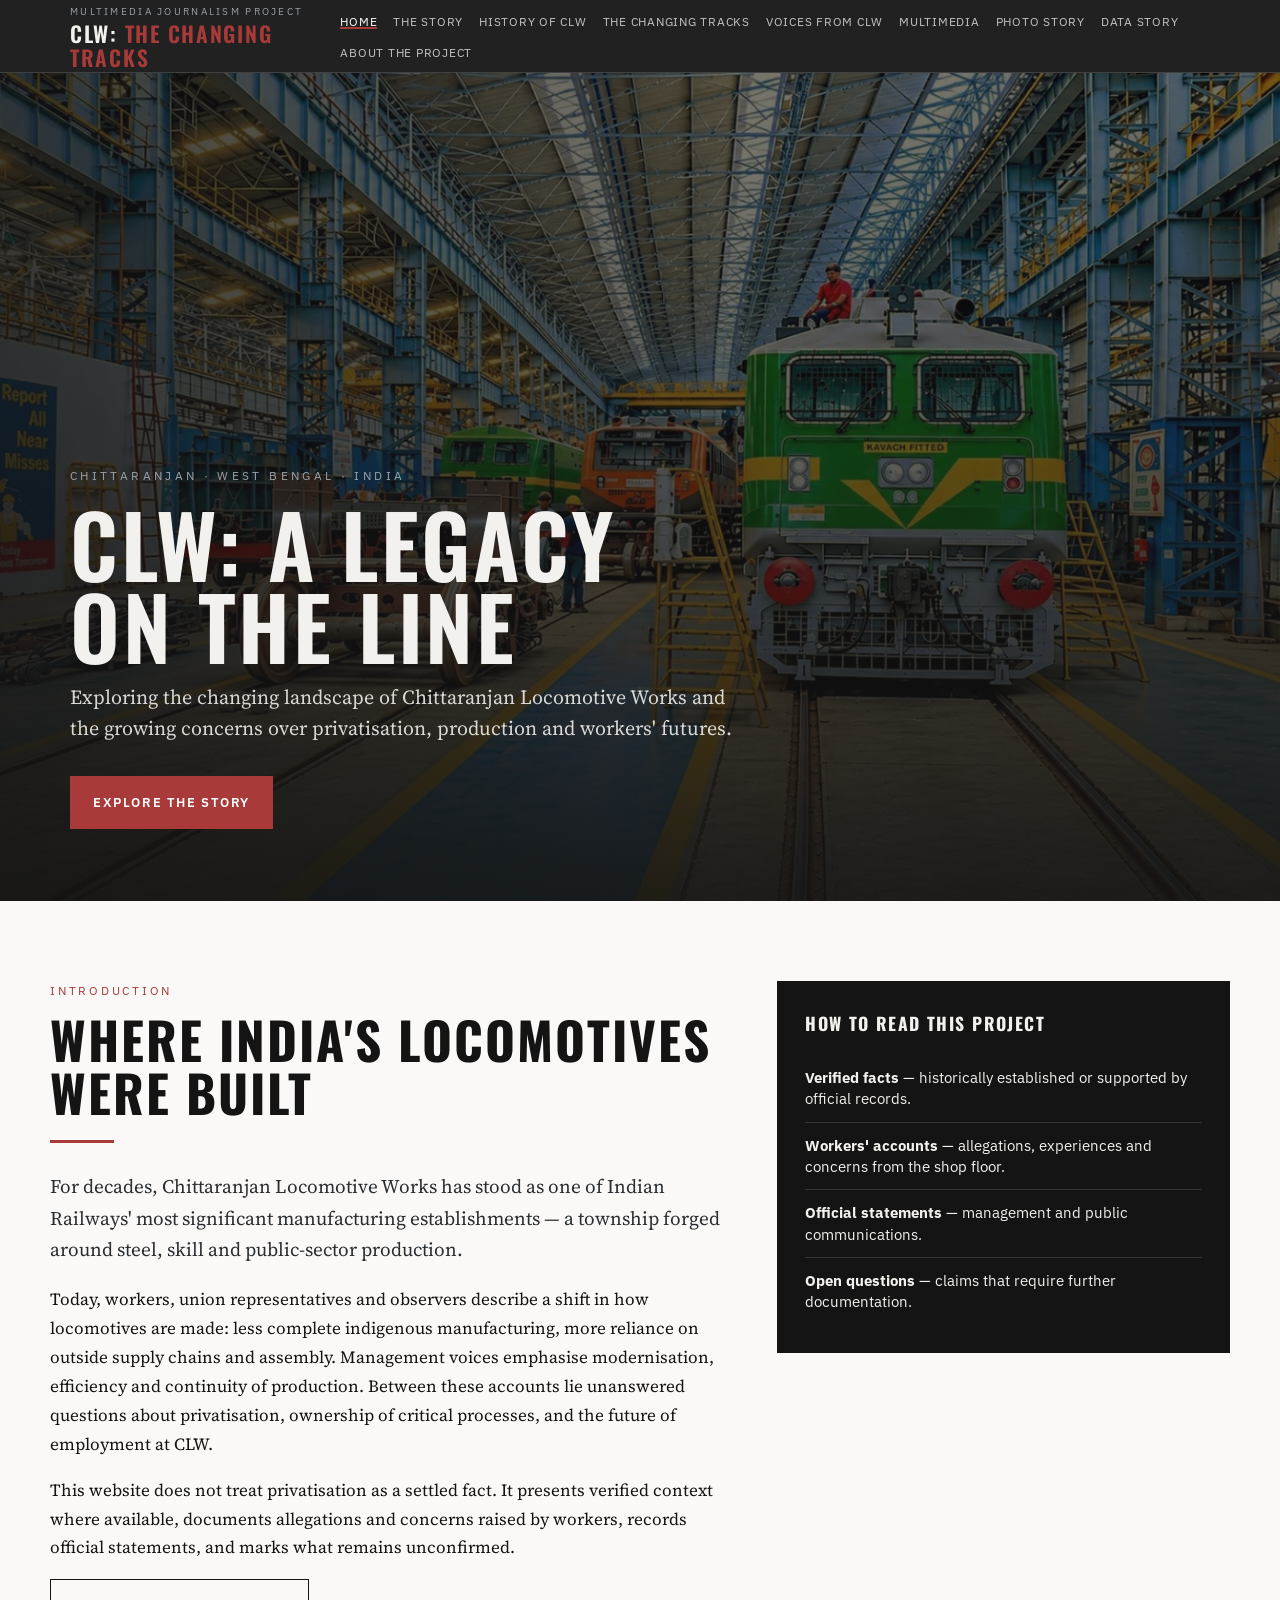
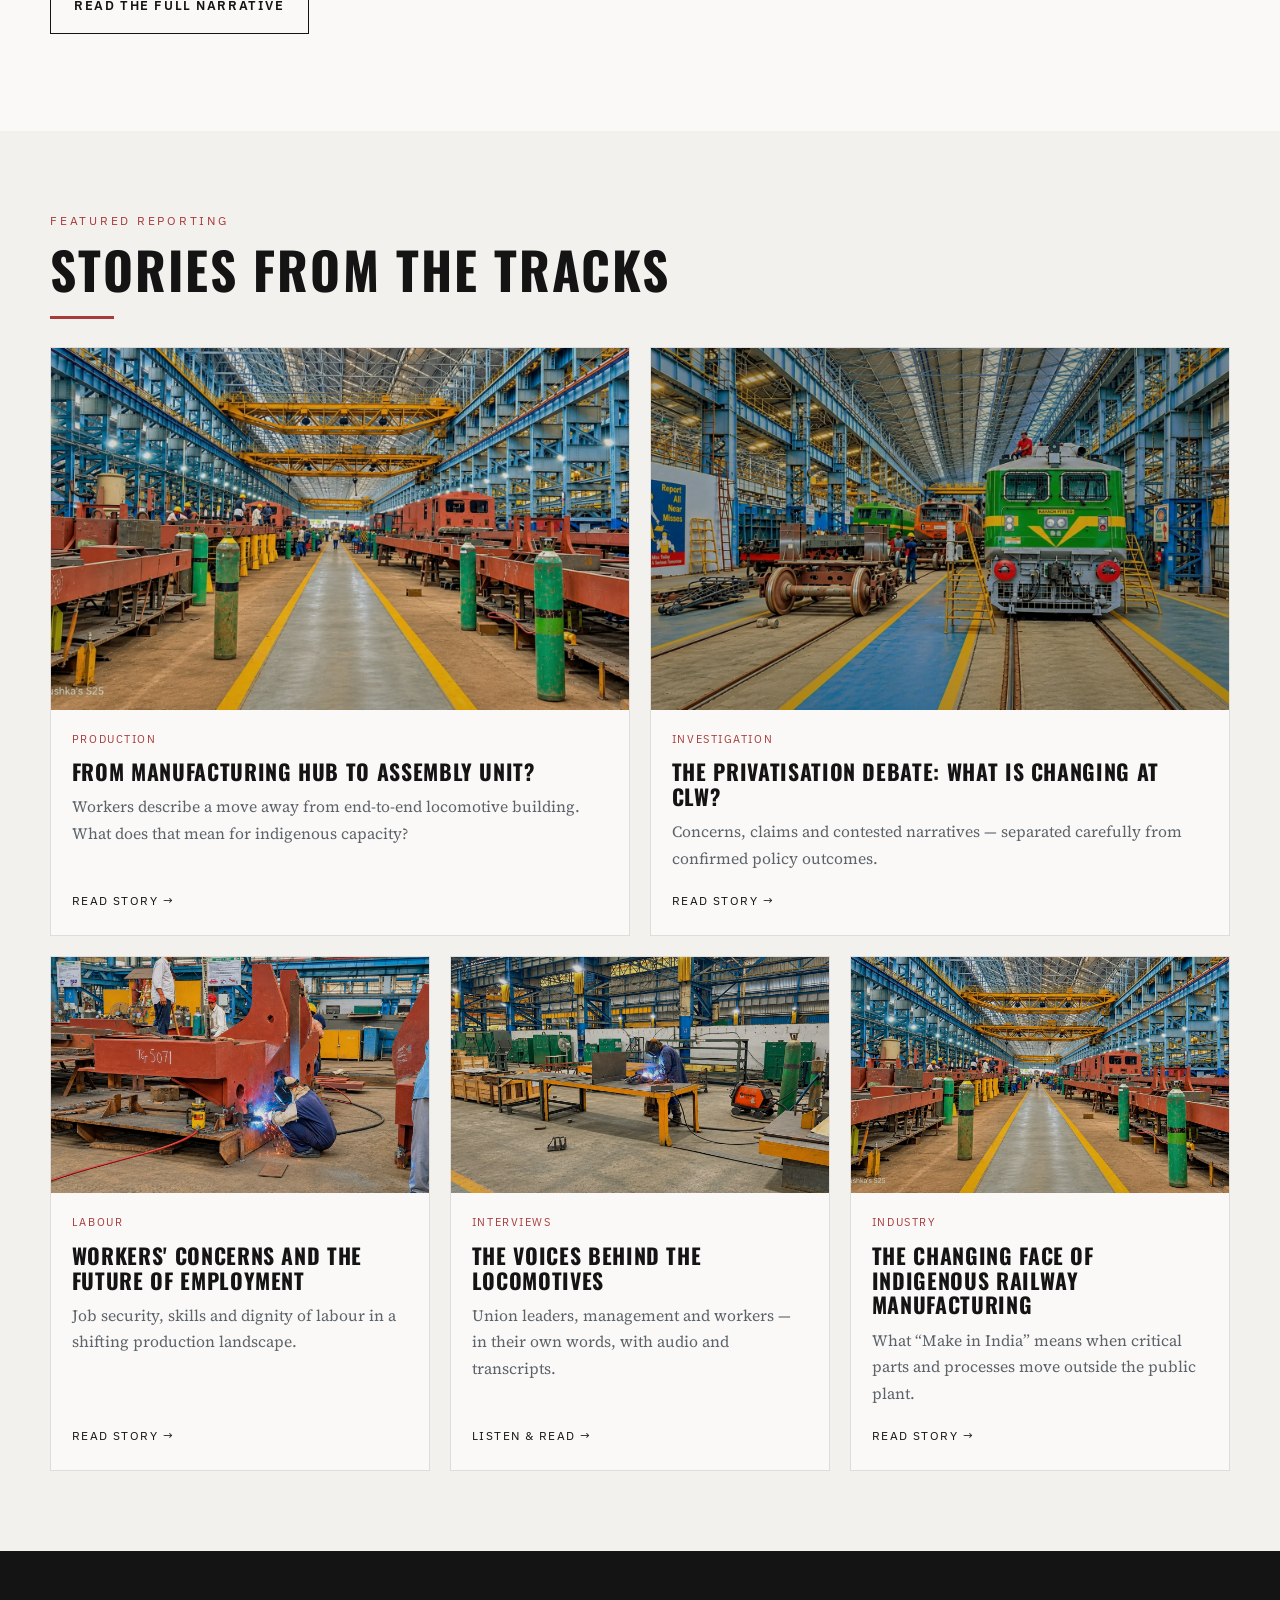
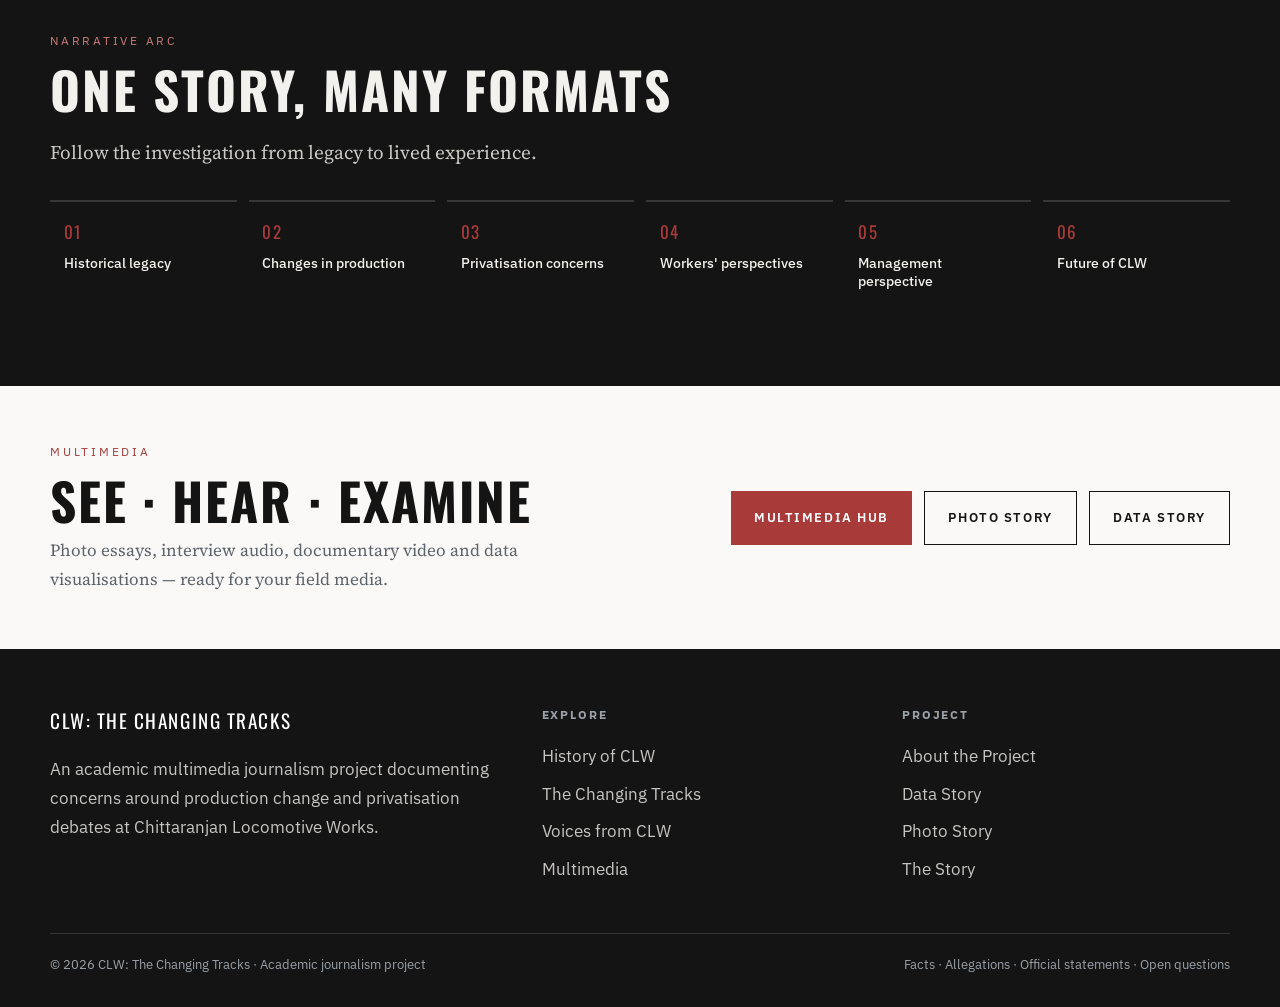
<file: index.html>
<!DOCTYPE html>
<html lang="en">
<head>
  <meta charset="UTF-8" />
  <meta name="viewport" content="width=device-width, initial-scale=1" />
  <title>CLW: The Changing Tracks | A Multimedia Journalism Project</title>
  <meta name="description" content="An investigative multimedia journalism project exploring concerns around privatisation, production change and workers' futures at Chittaranjan Locomotive Works." />
  <meta name="theme-color" content="#141414" />
  <link rel="preconnect" href="https://fonts.googleapis.com" />
  <link rel="preconnect" href="https://fonts.gstatic.com" crossorigin />
  <link href="https://fonts.googleapis.com/css2?family=IBM+Plex+Sans:wght@400;500;600&family=Oswald:wght@500;600&family=Source+Serif+4:ital,opsz,wght@0,8..60,400;0,8..60,600;1,8..60,400&display=swap" rel="stylesheet" />
  <link rel="stylesheet" href="assets/css/style.css" />
</head>
<body>
  <a class="skip-link" href="#main">Skip to content</a>

  <header class="site-header">
    <div class="header-inner">
      <a class="brand" href="index.html">
        <span class="brand-kicker">Multimedia Journalism Project</span>
        <span class="brand-title">CLW: <span>The Changing Tracks</span></span>
      </a>
      <button class="nav-toggle" type="button" aria-label="Open menu" aria-expanded="false" aria-controls="site-nav">
        <span></span><span></span><span></span>
      </button>
      <nav class="site-nav" id="site-nav" aria-label="Primary">
        <ul>
          <li><a href="index.html">Home</a></li>
          <li><a href="the-story.html">The Story</a></li>
          <li><a href="history.html">History of CLW</a></li>
          <li><a href="changing-tracks.html">The Changing Tracks</a></li>
          <li><a href="voices.html">Voices from CLW</a></li>
          <li><a href="multimedia.html">Multimedia</a></li>
          <li><a href="photo-story.html">Photo Story</a></li>
          <li><a href="data-story.html">Data Story</a></li>
          <li><a href="about.html">About the Project</a></li>
        </ul>
      </nav>
    </div>
  </header>

  <main id="main">
    <section class="hero" aria-label="Hero">
      <div class="hero-media" aria-hidden="true">
        <img src="assets/images/photo-story/photo-03.jpeg" alt="" />
      </div>
      <div class="hero-overlay"></div>
      <div class="hero-content">
        <p class="hero-label">Chittaranjan · West Bengal · India</p>
        <h1>CLW: A Legacy on the Line</h1>
        <p class="hero-sub">Exploring the changing landscape of Chittaranjan Locomotive Works and the growing concerns over privatisation, production and workers' futures.</p>
        <a class="btn" href="#intro" data-scroll="#intro">Explore the Story</a>
      </div>
    </section>

    <section class="section" id="intro">
      <div class="container intro-grid">
        <div class="reveal">
          <p class="section-kicker">Introduction</p>
          <h2 class="section-title">Where India's locomotives were built</h2>
          <hr class="divider" />
          <p class="lead">For decades, Chittaranjan Locomotive Works has stood as one of Indian Railways' most significant manufacturing establishments — a township forged around steel, skill and public-sector production.</p>
          <p>Today, workers, union representatives and observers describe a shift in how locomotives are made: less complete indigenous manufacturing, more reliance on outside supply chains and assembly. Management voices emphasise modernisation, efficiency and continuity of production. Between these accounts lie unanswered questions about privatisation, ownership of critical processes, and the future of employment at CLW.</p>
          <p>This website does not treat privatisation as a settled fact. It presents verified context where available, documents allegations and concerns raised by workers, records official statements, and marks what remains unconfirmed.</p>
          <p><a class="btn btn-outline" href="the-story.html">Read the full narrative</a></p>
        </div>
        <aside class="intro-aside reveal reveal-delay-1" aria-label="How to read this project">
          <h3>How to read this project</h3>
          <ul>
            <li><strong>Verified facts</strong> — historically established or supported by official records.</li>
            <li><strong>Workers' accounts</strong> — allegations, experiences and concerns from the shop floor.</li>
            <li><strong>Official statements</strong> — management and public communications.</li>
            <li><strong>Open questions</strong> — claims that require further documentation.</li>
          </ul>
        </aside>
      </div>
    </section>

    <section class="section featured" id="featured">
      <div class="container">
        <p class="section-kicker reveal">Featured reporting</p>
        <h2 class="section-title reveal">Stories from the tracks</h2>
        <hr class="divider reveal" />

        <div class="story-grid">
          <a class="story-card featured-wide reveal" href="stories/manufacturing-to-assembly.html">
            <div class="story-card-media">
              <img src="assets/images/photo-story/photo-04.jpeg" alt="Locomotive shells on the CLW workshop floor" loading="lazy" />
            </div>
            <div class="story-card-body">
              <span class="story-meta">Production</span>
              <h3>From Manufacturing Hub to Assembly Unit?</h3>
              <p>Workers describe a move away from end-to-end locomotive building. What does that mean for indigenous capacity?</p>
              <span class="story-link">Read story</span>
            </div>
          </a>

          <a class="story-card featured-wide reveal reveal-delay-1" href="stories/privatisation-debate.html">
            <div class="story-card-media">
              <img src="assets/images/photo-story/photo-03.jpeg" alt="Electric locomotive on the CLW assembly line" loading="lazy" />
            </div>
            <div class="story-card-body">
              <span class="story-meta">Investigation</span>
              <h3>The Privatisation Debate: What Is Changing at CLW?</h3>
              <p>Concerns, claims and contested narratives — separated carefully from confirmed policy outcomes.</p>
              <span class="story-link">Read story</span>
            </div>
          </a>

          <a class="story-card reveal" href="stories/workers-concerns.html">
            <div class="story-card-media">
              <img src="assets/images/photo-story/photo-01.jpeg" alt="Welder at work on the CLW shop floor" loading="lazy" />
            </div>
            <div class="story-card-body">
              <span class="story-meta">Labour</span>
              <h3>Workers' Concerns and the Future of Employment</h3>
              <p>Job security, skills and dignity of labour in a shifting production landscape.</p>
              <span class="story-link">Read story</span>
            </div>
          </a>

          <a class="story-card reveal reveal-delay-1" href="voices.html">
            <div class="story-card-media">
              <img src="assets/images/photo-story/photo-02.jpeg" alt="Workshop welding interview setting at CLW" loading="lazy" />
            </div>
            <div class="story-card-body">
              <span class="story-meta">Interviews</span>
              <h3>The Voices Behind the Locomotives</h3>
              <p>Union leaders, management and workers — in their own words, with audio and transcripts.</p>
              <span class="story-link">Listen &amp; read</span>
            </div>
          </a>

          <a class="story-card reveal reveal-delay-2" href="stories/indigenous-manufacturing.html">
            <div class="story-card-media">
              <img src="assets/images/photo-story/photo-04.jpeg" alt="Industrial crane bay inside CLW" loading="lazy" />
            </div>
            <div class="story-card-body">
              <span class="story-meta">Industry</span>
              <h3>The Changing Face of Indigenous Railway Manufacturing</h3>
              <p>What “Make in India” means when critical parts and processes move outside the public plant.</p>
              <span class="story-link">Read story</span>
            </div>
          </a>
        </div>
      </div>
    </section>

    <section class="section journey">
      <div class="container">
        <p class="section-kicker reveal" style="color:#c97a7a;">Narrative arc</p>
        <h2 class="section-title reveal">One story, many formats</h2>
        <p class="lead reveal" style="color:rgba(243,241,238,0.82);">Follow the investigation from legacy to lived experience.</p>
        <div class="journey-steps">
          <a class="journey-step reveal" href="history.html"><div class="n">01</div><h3>Historical legacy</h3></a>
          <a class="journey-step reveal reveal-delay-1" href="changing-tracks.html"><div class="n">02</div><h3>Changes in production</h3></a>
          <a class="journey-step reveal reveal-delay-1" href="stories/privatisation-debate.html"><div class="n">03</div><h3>Privatisation concerns</h3></a>
          <a class="journey-step reveal reveal-delay-2" href="voices.html"><div class="n">04</div><h3>Workers' perspectives</h3></a>
          <a class="journey-step reveal reveal-delay-2" href="voices.html#official"><div class="n">05</div><h3>Management perspective</h3></a>
          <a class="journey-step reveal reveal-delay-3" href="data-story.html"><div class="n">06</div><h3>Future of CLW</h3></a>
        </div>
      </div>
    </section>

    <section class="section-tight">
      <div class="container" style="display:flex;flex-wrap:wrap;gap:1rem;align-items:center;justify-content:space-between;">
        <div>
          <p class="section-kicker">Multimedia</p>
          <h2 class="section-title" style="margin-bottom:0.5rem;">See · Hear · Examine</h2>
          <p class="muted" style="margin:0;max-width:36rem;">Photo essays, interview audio, documentary video and data visualisations — ready for your field media.</p>
        </div>
        <div style="display:flex;flex-wrap:wrap;gap:0.75rem;">
          <a class="btn" href="multimedia.html">Multimedia hub</a>
          <a class="btn btn-outline" href="photo-story.html">Photo story</a>
          <a class="btn btn-outline" href="data-story.html">Data story</a>
        </div>
      </div>
    </section>
  </main>

  <footer class="site-footer">
    <div class="footer-grid">
      <div>
        <div class="footer-brand">CLW: The Changing Tracks</div>
        <p>An academic multimedia journalism project documenting concerns around production change and privatisation debates at Chittaranjan Locomotive Works.</p>
      </div>
      <div>
        <h4>Explore</h4>
        <ul>
          <li><a href="history.html">History of CLW</a></li>
          <li><a href="changing-tracks.html">The Changing Tracks</a></li>
          <li><a href="voices.html">Voices from CLW</a></li>
          <li><a href="multimedia.html">Multimedia</a></li>
        </ul>
      </div>
      <div>
        <h4>Project</h4>
        <ul>
          <li><a href="about.html">About the Project</a></li>
          <li><a href="data-story.html">Data Story</a></li>
          <li><a href="photo-story.html">Photo Story</a></li>
          <li><a href="the-story.html">The Story</a></li>
        </ul>
      </div>
    </div>
    <div class="footer-bottom">
      <span>© 2026 CLW: The Changing Tracks · Academic journalism project</span>
      <span>Facts · Allegations · Official statements · Open questions</span>
    </div>
  </footer>

  <script src="assets/js/main.js"></script>
</body>
</html>
</file>
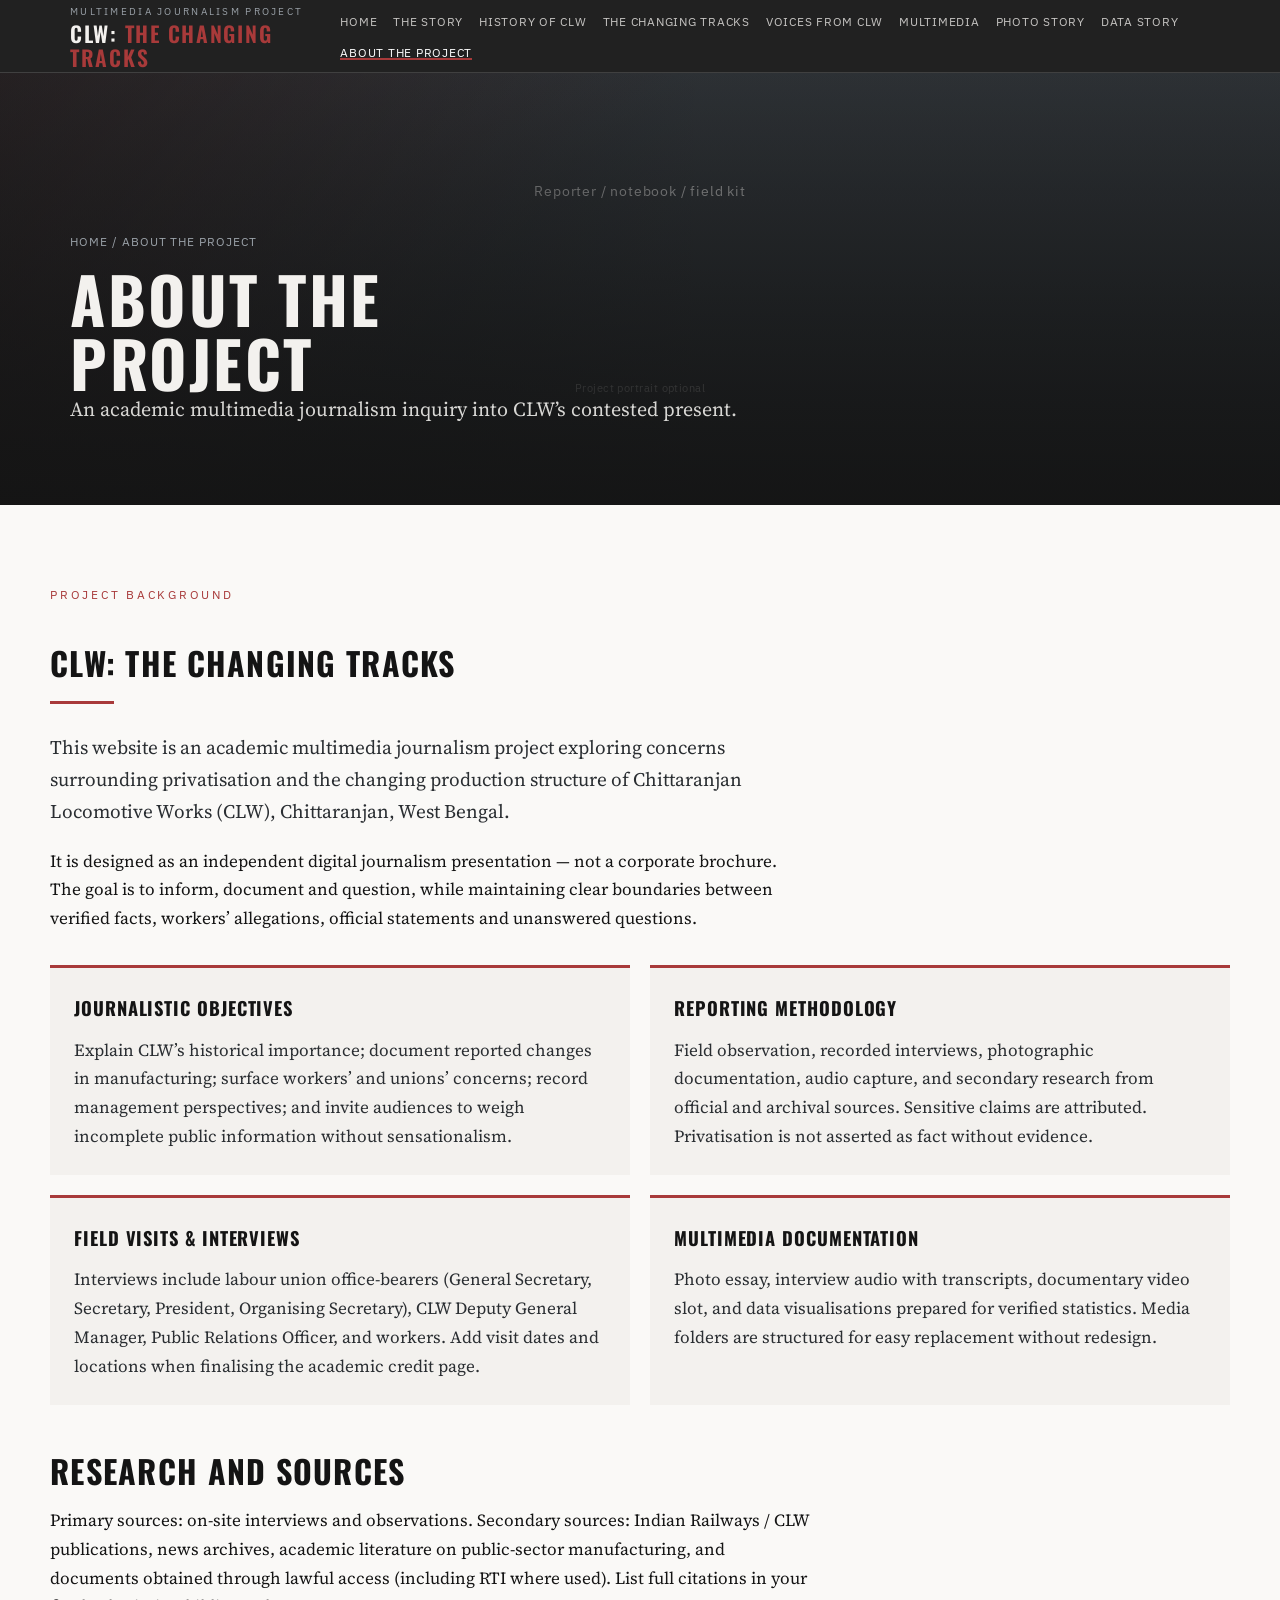
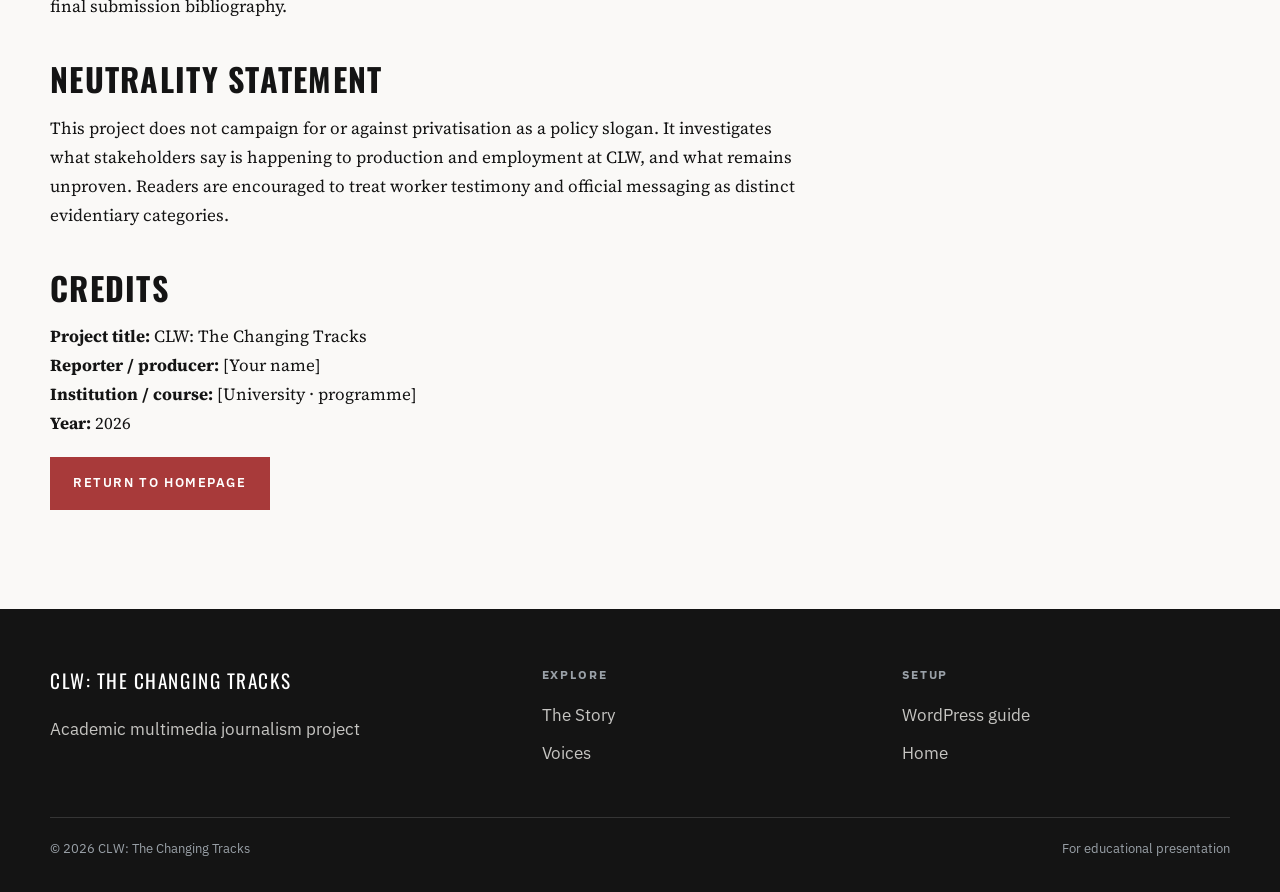
<file: about.html>
<!DOCTYPE html>
<html lang="en">
<head>
  <meta charset="UTF-8" />
  <meta name="viewport" content="width=device-width, initial-scale=1" />
  <title>About the Project | CLW: The Changing Tracks</title>
  <meta name="description" content="About this academic multimedia journalism project on privatisation concerns and production change at Chittaranjan Locomotive Works." />
  <link rel="preconnect" href="https://fonts.googleapis.com" />
  <link rel="preconnect" href="https://fonts.gstatic.com" crossorigin />
  <link href="https://fonts.googleapis.com/css2?family=IBM+Plex+Sans:wght@400;500;600&family=Oswald:wght@500;600&family=Source+Serif+4:ital,opsz,wght@0,8..60,400;0,8..60,600;1,8..60,400&display=swap" rel="stylesheet" />
  <link rel="stylesheet" href="assets/css/style.css" />
</head>
<body>
  <a class="skip-link" href="#main">Skip to content</a>
  <header class="site-header">
    <div class="header-inner">
      <a class="brand" href="index.html">
        <span class="brand-kicker">Multimedia Journalism Project</span>
        <span class="brand-title">CLW: <span>The Changing Tracks</span></span>
      </a>
      <button class="nav-toggle" type="button" aria-label="Open menu" aria-expanded="false" aria-controls="site-nav"><span></span><span></span><span></span></button>
      <nav class="site-nav" id="site-nav" aria-label="Primary">
        <ul>
          <li><a href="index.html">Home</a></li>
          <li><a href="the-story.html">The Story</a></li>
          <li><a href="history.html">History of CLW</a></li>
          <li><a href="changing-tracks.html">The Changing Tracks</a></li>
          <li><a href="voices.html">Voices from CLW</a></li>
          <li><a href="multimedia.html">Multimedia</a></li>
          <li><a href="photo-story.html">Photo Story</a></li>
          <li><a href="data-story.html">Data Story</a></li>
          <li><a href="about.html">About the Project</a></li>
        </ul>
      </nav>
    </div>
  </header>

  <main id="main">
    <section class="page-hero">
      <div class="hero-media" aria-hidden="true"><div class="placeholder-photo hero-ph">Reporter / notebook / field kit<br /><small>Project portrait optional</small></div></div>
      <div class="hero-overlay"></div>
      <div class="hero-content">
        <p class="breadcrumb"><a href="index.html">Home</a> / About the Project</p>
        <h1>About the Project</h1>
        <p class="hero-sub">An academic multimedia journalism inquiry into CLW’s contested present.</p>
      </div>
    </section>

    <section class="section">
      <div class="container">
        <div class="prose reveal" style="max-width:760px;">
          <p class="section-kicker">Project background</p>
          <h2 class="section-title" style="font-size:2rem;">CLW: The Changing Tracks</h2>
          <hr class="divider" />
          <p class="lead">This website is an academic multimedia journalism project exploring concerns surrounding privatisation and the changing production structure of Chittaranjan Locomotive Works (CLW), Chittaranjan, West Bengal.</p>
          <p>It is designed as an independent digital journalism presentation — not a corporate brochure. The goal is to inform, document and question, while maintaining clear boundaries between verified facts, workers’ allegations, official statements and unanswered questions.</p>
        </div>

        <div class="method-grid">
          <div class="method-card reveal">
            <h3>Journalistic objectives</h3>
            <p>Explain CLW’s historical importance; document reported changes in manufacturing; surface workers’ and unions’ concerns; record management perspectives; and invite audiences to weigh incomplete public information without sensationalism.</p>
          </div>
          <div class="method-card reveal reveal-delay-1">
            <h3>Reporting methodology</h3>
            <p>Field observation, recorded interviews, photographic documentation, audio capture, and secondary research from official and archival sources. Sensitive claims are attributed. Privatisation is not asserted as fact without evidence.</p>
          </div>
          <div class="method-card reveal">
            <h3>Field visits &amp; interviews</h3>
            <p>Interviews include labour union office-bearers (General Secretary, Secretary, President, Organising Secretary), CLW Deputy General Manager, Public Relations Officer, and workers. Add visit dates and locations when finalising the academic credit page.</p>
          </div>
          <div class="method-card reveal reveal-delay-1">
            <h3>Multimedia documentation</h3>
            <p>Photo essay, interview audio with transcripts, documentary video slot, and data visualisations prepared for verified statistics. Media folders are structured for easy replacement without redesign.</p>
          </div>
        </div>

        <div class="prose reveal" style="max-width:760px;margin-top:3rem;">
          <h2>Research and sources</h2>
          <p>Primary sources: on-site interviews and observations. Secondary sources: Indian Railways / CLW publications, news archives, academic literature on public-sector manufacturing, and documents obtained through lawful access (including RTI where used). List full citations in your final submission bibliography.</p>
          <h2>Neutrality statement</h2>
          <p>This project does not campaign for or against privatisation as a policy slogan. It investigates what stakeholders say is happening to production and employment at CLW, and what remains unproven. Readers are encouraged to treat worker testimony and official messaging as distinct evidentiary categories.</p>
          <h2>Credits</h2>
          <p><strong>Project title:</strong> CLW: The Changing Tracks<br />
          <strong>Reporter / producer:</strong> [Your name]<br />
          <strong>Institution / course:</strong> [University · programme]<br />
          <strong>Year:</strong> 2026</p>
          <p><a class="btn" href="index.html">Return to homepage</a></p>
        </div>
      </div>
    </section>
  </main>

  <footer class="site-footer">
    <div class="footer-grid">
      <div><div class="footer-brand">CLW: The Changing Tracks</div><p>Academic multimedia journalism project</p></div>
      <div><h4>Explore</h4><ul><li><a href="the-story.html">The Story</a></li><li><a href="voices.html">Voices</a></li></ul></div>
      <div><h4>Setup</h4><ul><li><a href="WORDPRESS-SETUP.md">WordPress guide</a></li><li><a href="index.html">Home</a></li></ul></div>
    </div>
    <div class="footer-bottom"><span>© 2026 CLW: The Changing Tracks</span><span>For educational presentation</span></div>
  </footer>
  <script src="assets/js/main.js"></script>
</body>
</html>
</file>
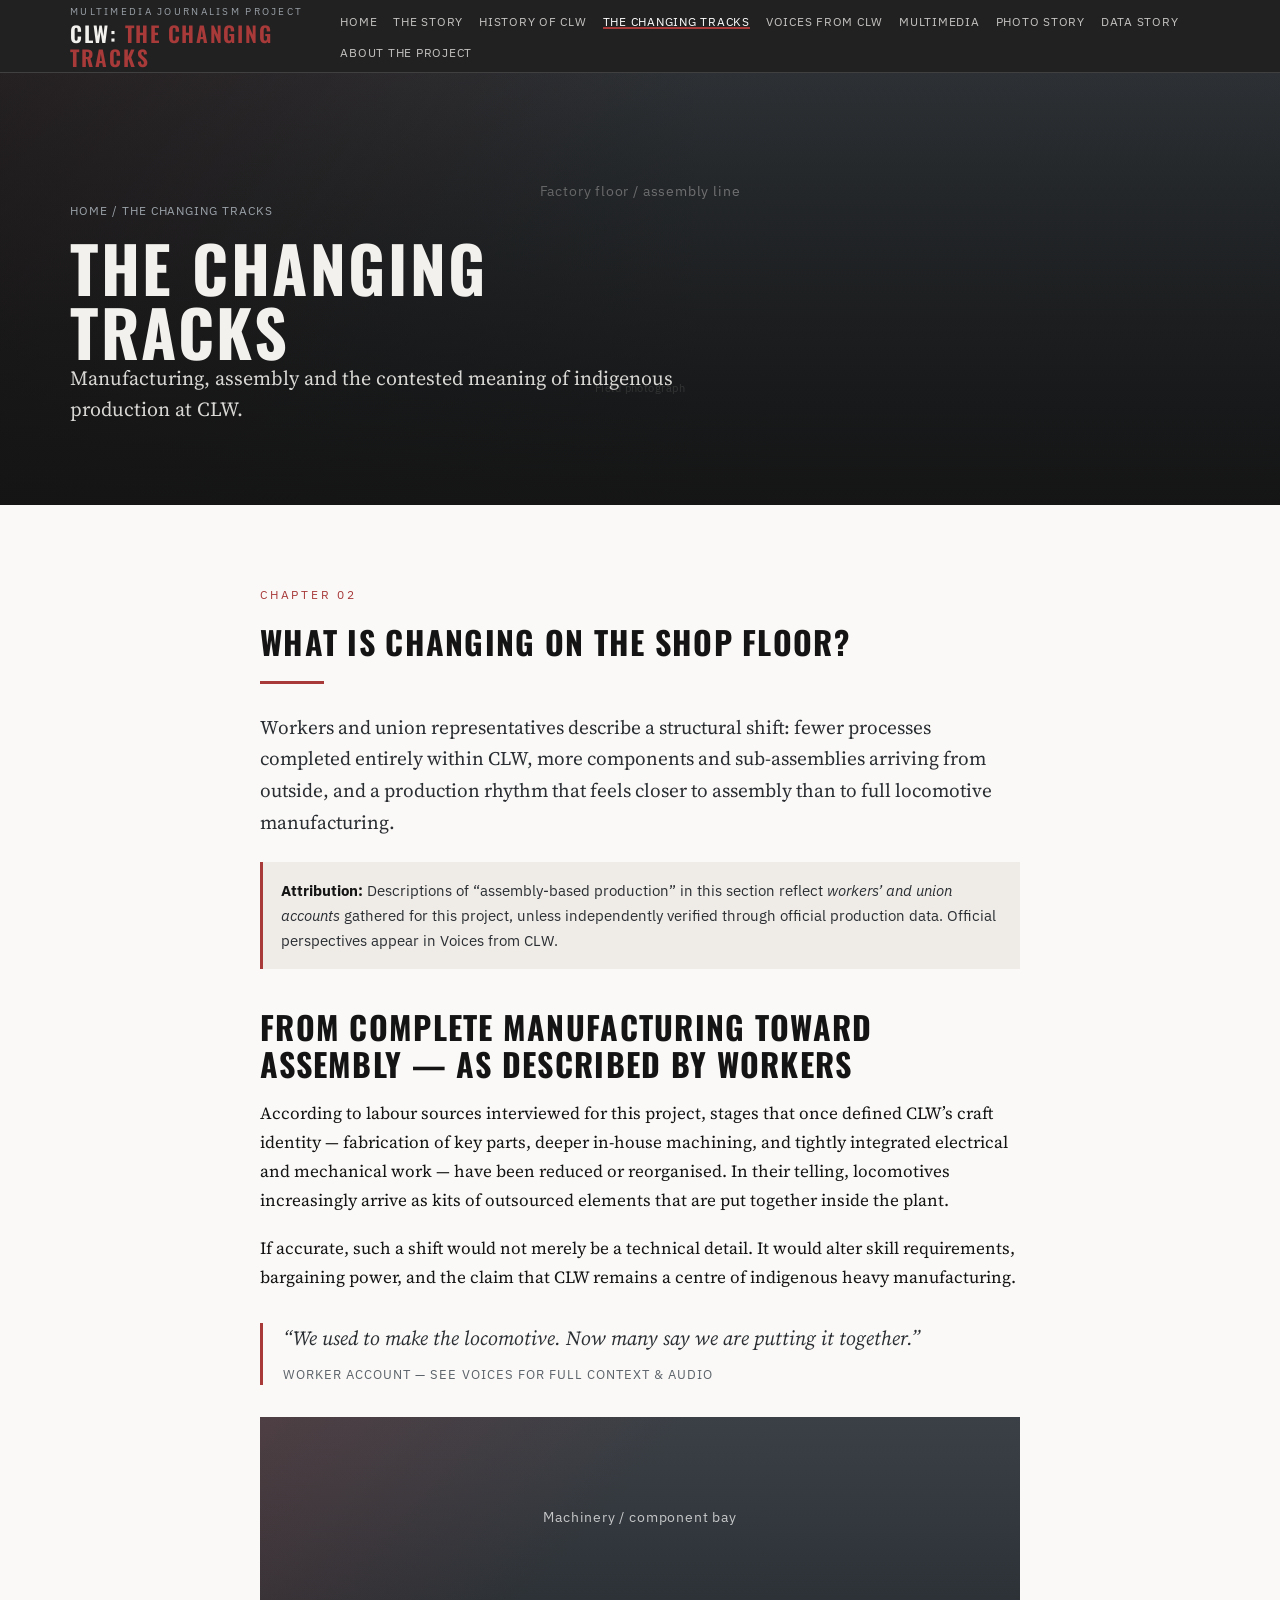
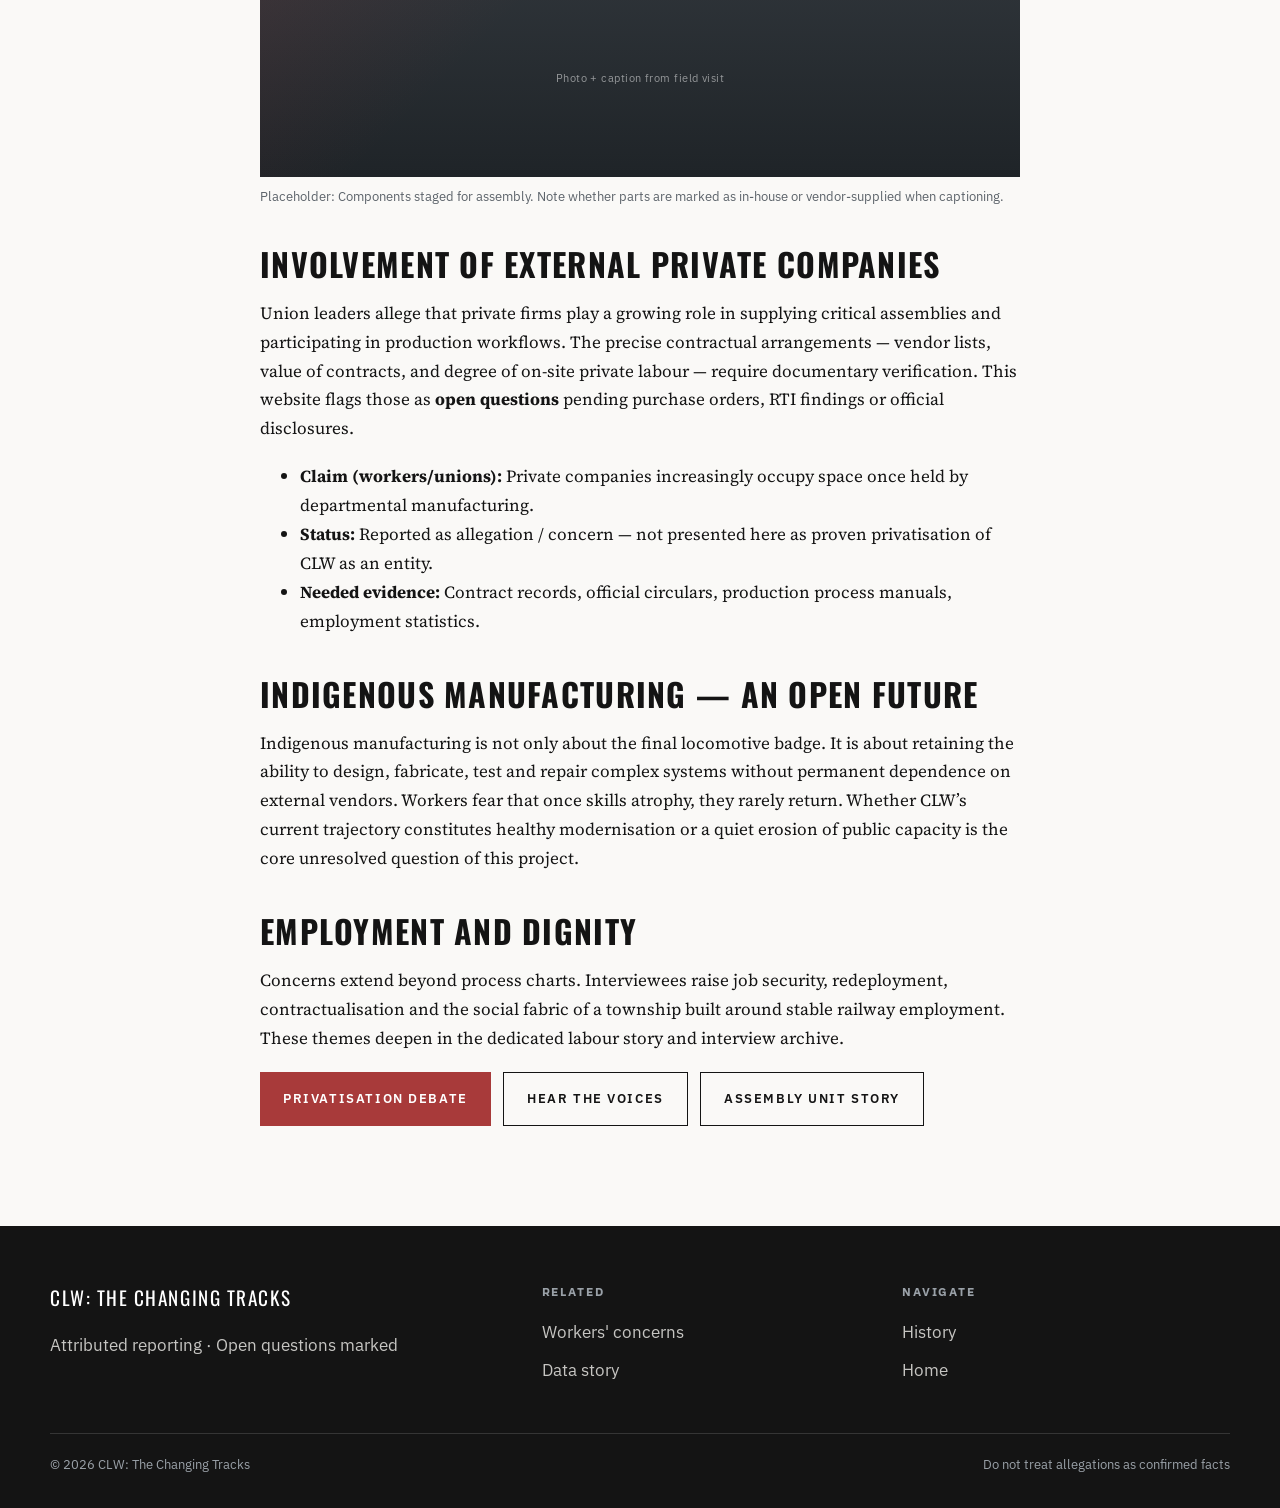
<file: changing-tracks.html>
<!DOCTYPE html>
<html lang="en">
<head>
  <meta charset="UTF-8" />
  <meta name="viewport" content="width=device-width, initial-scale=1" />
  <title>The Changing Tracks | CLW: The Changing Tracks</title>
  <meta name="description" content="Reporting on changing manufacturing processes at CLW, assembly-based production concerns, private company involvement and workers' futures." />
  <link rel="preconnect" href="https://fonts.googleapis.com" />
  <link rel="preconnect" href="https://fonts.gstatic.com" crossorigin />
  <link href="https://fonts.googleapis.com/css2?family=IBM+Plex+Sans:wght@400;500;600&family=Oswald:wght@500;600&family=Source+Serif+4:ital,opsz,wght@0,8..60,400;0,8..60,600;1,8..60,400&display=swap" rel="stylesheet" />
  <link rel="stylesheet" href="assets/css/style.css" />
</head>
<body>
  <a class="skip-link" href="#main">Skip to content</a>
  <header class="site-header">
    <div class="header-inner">
      <a class="brand" href="index.html">
        <span class="brand-kicker">Multimedia Journalism Project</span>
        <span class="brand-title">CLW: <span>The Changing Tracks</span></span>
      </a>
      <button class="nav-toggle" type="button" aria-label="Open menu" aria-expanded="false" aria-controls="site-nav"><span></span><span></span><span></span></button>
      <nav class="site-nav" id="site-nav" aria-label="Primary">
        <ul>
          <li><a href="index.html">Home</a></li>
          <li><a href="the-story.html">The Story</a></li>
          <li><a href="history.html">History of CLW</a></li>
          <li><a href="changing-tracks.html">The Changing Tracks</a></li>
          <li><a href="voices.html">Voices from CLW</a></li>
          <li><a href="multimedia.html">Multimedia</a></li>
          <li><a href="photo-story.html">Photo Story</a></li>
          <li><a href="data-story.html">Data Story</a></li>
          <li><a href="about.html">About the Project</a></li>
        </ul>
      </nav>
    </div>
  </header>

  <main id="main">
    <section class="page-hero">
      <div class="hero-media" aria-hidden="true"><div class="placeholder-photo hero-ph">Factory floor / assembly line<br /><small>Field photograph</small></div></div>
      <div class="hero-overlay"></div>
      <div class="hero-content">
        <p class="breadcrumb"><a href="index.html">Home</a> / The Changing Tracks</p>
        <h1>The Changing Tracks</h1>
        <p class="hero-sub">Manufacturing, assembly and the contested meaning of indigenous production at CLW.</p>
      </div>
    </section>

    <section class="section">
      <article class="article prose reveal">
        <p class="section-kicker">Chapter 02</p>
        <h2 style="margin-top:0;">What is changing on the shop floor?</h2>
        <hr class="divider" />
        <p class="lead">Workers and union representatives describe a structural shift: fewer processes completed entirely within CLW, more components and sub-assemblies arriving from outside, and a production rhythm that feels closer to assembly than to full locomotive manufacturing.</p>

        <div class="note-box">
          <strong>Attribution:</strong> Descriptions of “assembly-based production” in this section reflect <em>workers’ and union accounts</em> gathered for this project, unless independently verified through official production data. Official perspectives appear in <a href="voices.html#official">Voices from CLW</a>.
        </div>

        <h2>From complete manufacturing toward assembly — as described by workers</h2>
        <p>According to labour sources interviewed for this project, stages that once defined CLW’s craft identity — fabrication of key parts, deeper in-house machining, and tightly integrated electrical and mechanical work — have been reduced or reorganised. In their telling, locomotives increasingly arrive as kits of outsourced elements that are put together inside the plant.</p>
        <p>If accurate, such a shift would not merely be a technical detail. It would alter skill requirements, bargaining power, and the claim that CLW remains a centre of indigenous heavy manufacturing.</p>

        <blockquote>
          “We used to make the locomotive. Now many say we are putting it together.”
          <cite>Worker account — see Voices for full context &amp; audio</cite>
        </blockquote>

        <figure class="figure">
          <div class="placeholder-photo tall">Machinery / component bay<br /><small>Photo + caption from field visit</small></div>
          <figcaption>Placeholder: Components staged for assembly. Note whether parts are marked as in-house or vendor-supplied when captioning.</figcaption>
        </figure>

        <h2>Involvement of external private companies</h2>
        <p>Union leaders allege that private firms play a growing role in supplying critical assemblies and participating in production workflows. The precise contractual arrangements — vendor lists, value of contracts, and degree of on-site private labour — require documentary verification. This website flags those as <strong>open questions</strong> pending purchase orders, RTI findings or official disclosures.</p>
        <ul>
          <li><strong>Claim (workers/unions):</strong> Private companies increasingly occupy space once held by departmental manufacturing.</li>
          <li><strong>Status:</strong> Reported as allegation / concern — not presented here as proven privatisation of CLW as an entity.</li>
          <li><strong>Needed evidence:</strong> Contract records, official circulars, production process manuals, employment statistics.</li>
        </ul>

        <h2>Indigenous manufacturing — an open future</h2>
        <p>Indigenous manufacturing is not only about the final locomotive badge. It is about retaining the ability to design, fabricate, test and repair complex systems without permanent dependence on external vendors. Workers fear that once skills atrophy, they rarely return. Whether CLW’s current trajectory constitutes healthy modernisation or a quiet erosion of public capacity is the core unresolved question of this project.</p>

        <h2>Employment and dignity</h2>
        <p>Concerns extend beyond process charts. Interviewees raise job security, redeployment, contractualisation and the social fabric of a township built around stable railway employment. These themes deepen in the dedicated labour story and interview archive.</p>

        <p style="display:flex;flex-wrap:wrap;gap:0.75rem;">
          <a class="btn" href="stories/privatisation-debate.html">Privatisation debate</a>
          <a class="btn btn-outline" href="voices.html">Hear the voices</a>
          <a class="btn btn-outline" href="stories/manufacturing-to-assembly.html">Assembly unit story</a>
        </p>
      </article>
    </section>
  </main>

  <footer class="site-footer">
    <div class="footer-grid">
      <div><div class="footer-brand">CLW: The Changing Tracks</div><p>Attributed reporting · Open questions marked</p></div>
      <div><h4>Related</h4><ul><li><a href="stories/workers-concerns.html">Workers' concerns</a></li><li><a href="data-story.html">Data story</a></li></ul></div>
      <div><h4>Navigate</h4><ul><li><a href="history.html">History</a></li><li><a href="index.html">Home</a></li></ul></div>
    </div>
    <div class="footer-bottom"><span>© 2026 CLW: The Changing Tracks</span><span>Do not treat allegations as confirmed facts</span></div>
  </footer>
  <script src="assets/js/main.js"></script>
</body>
</html>
</file>
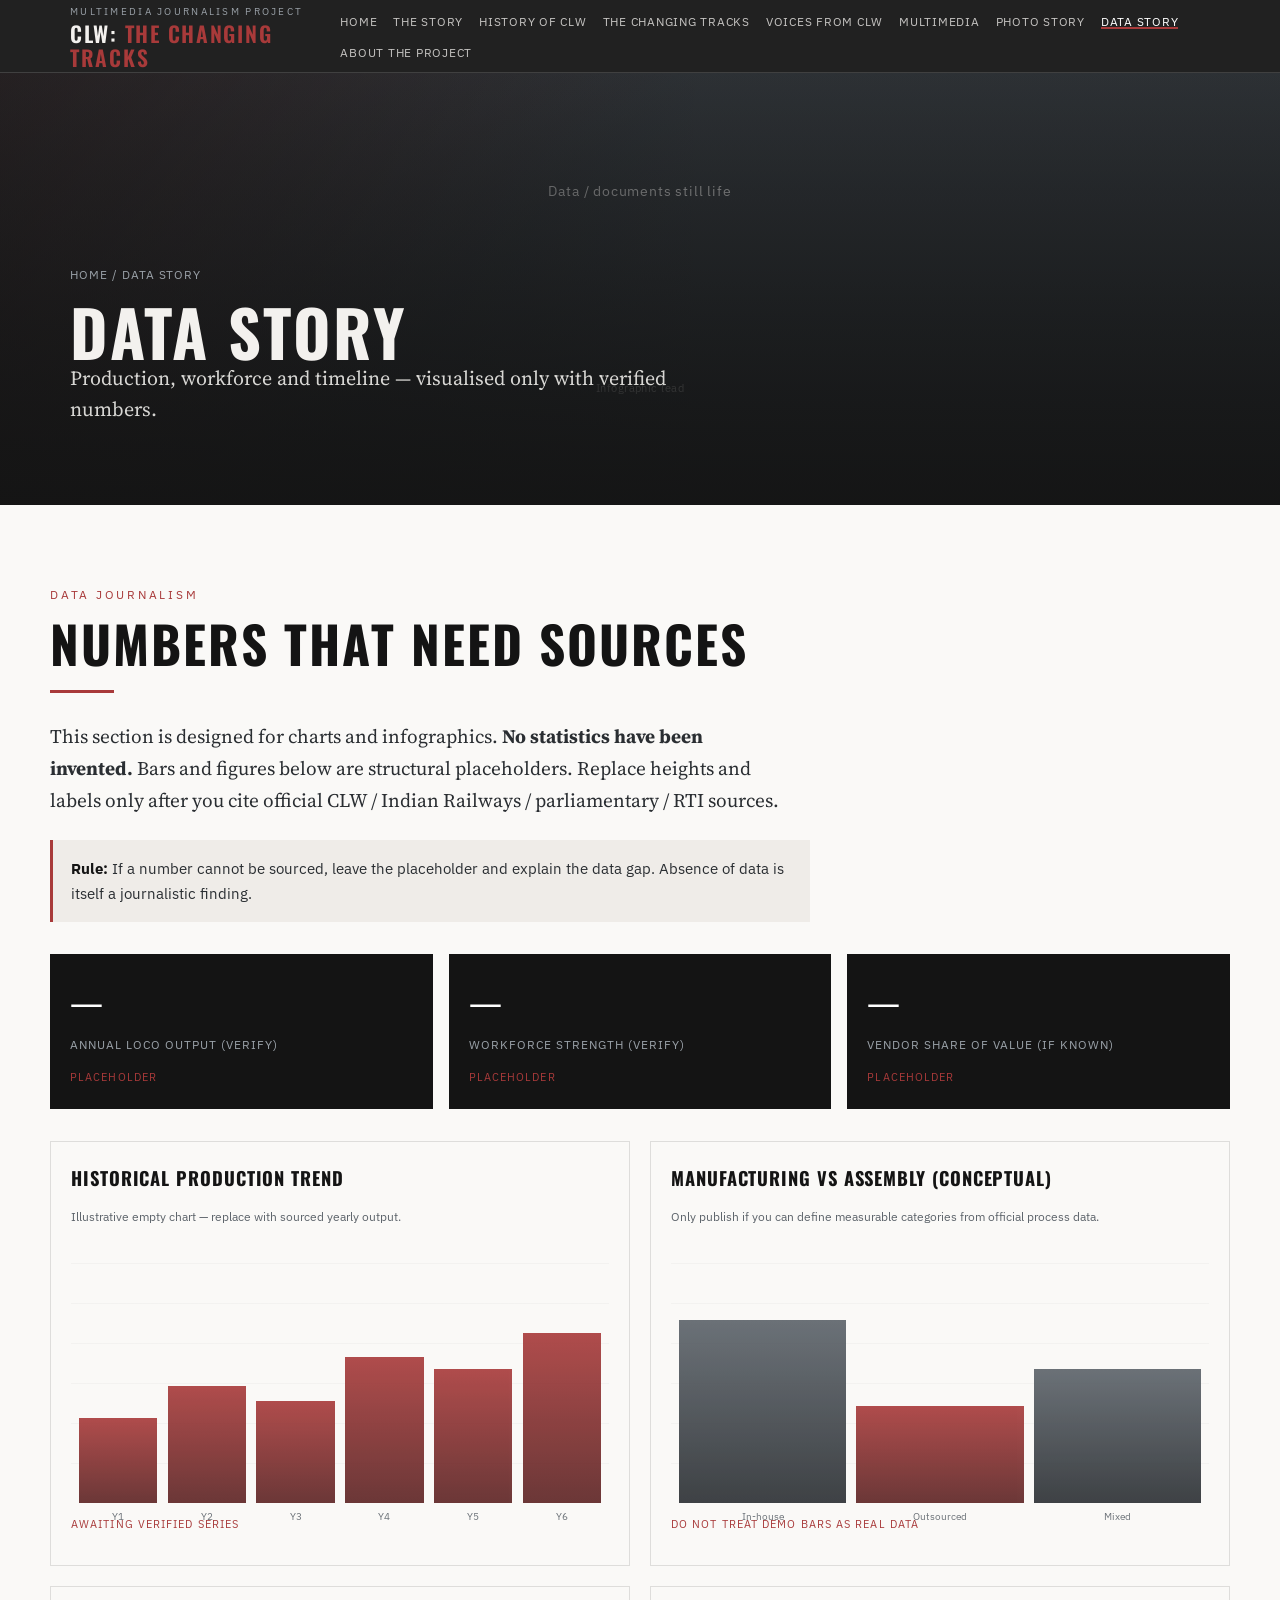
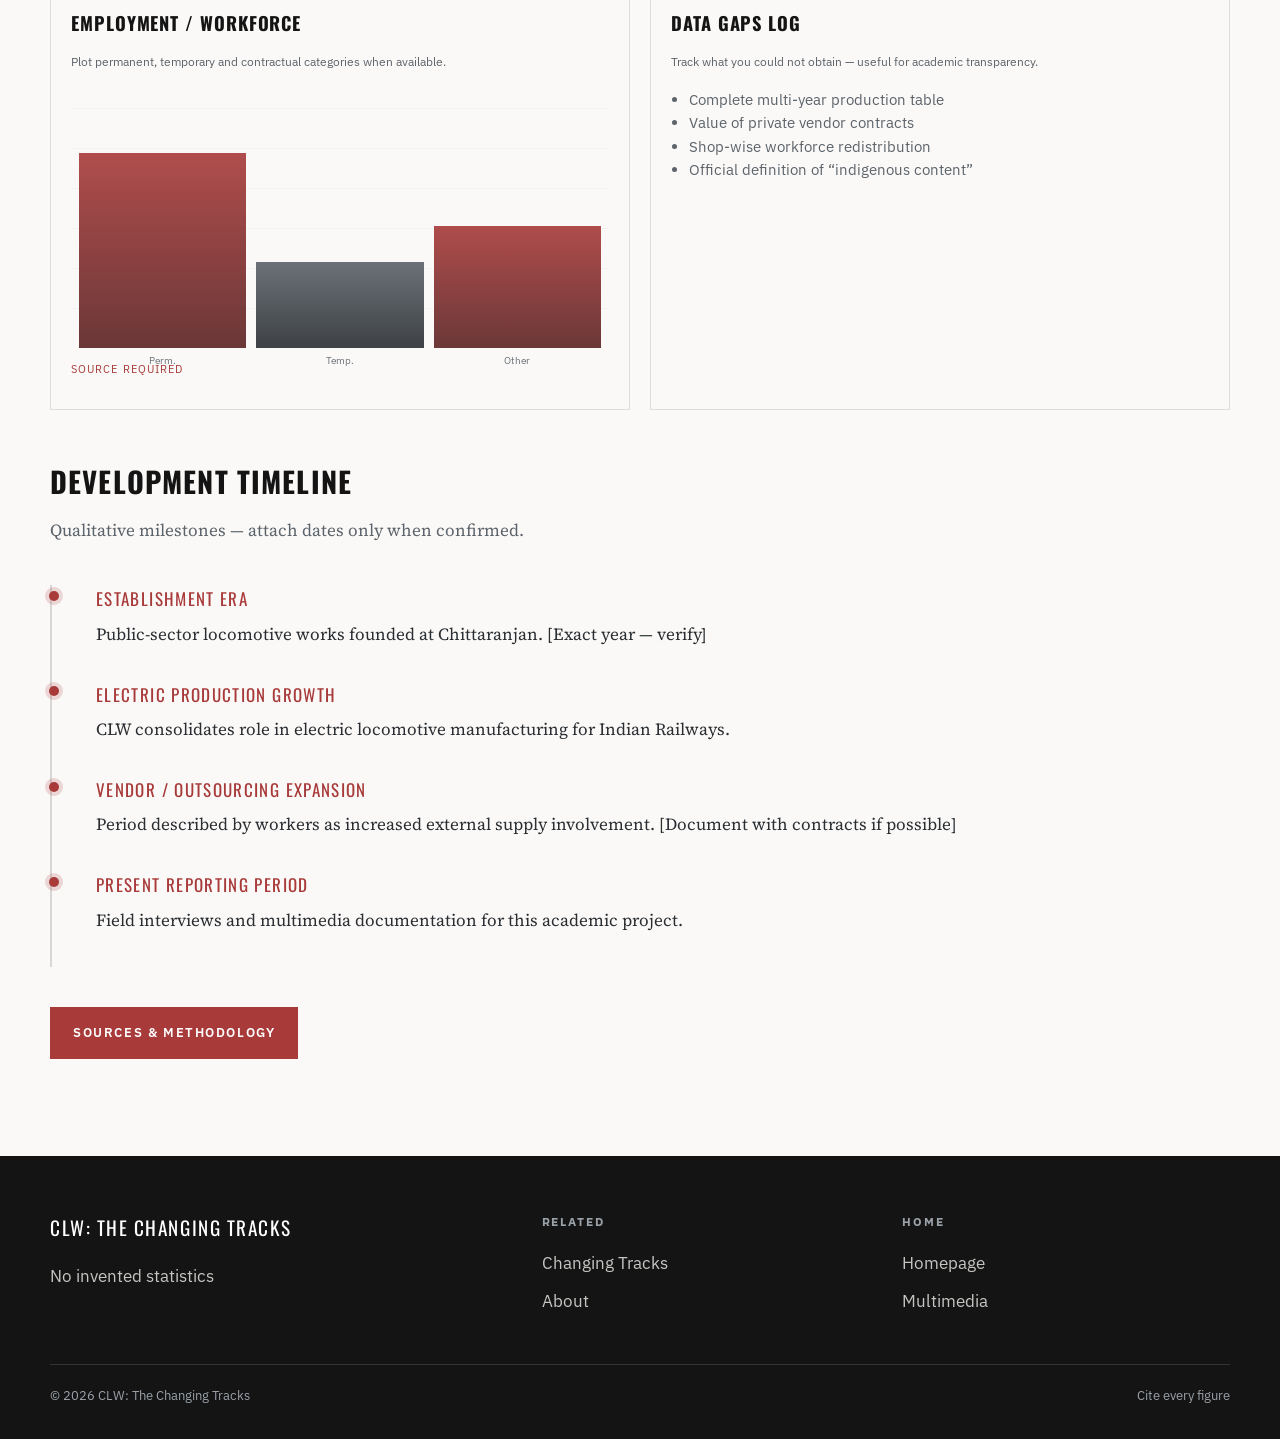
<file: data-story.html>
<!DOCTYPE html>
<html lang="en">
<head>
  <meta charset="UTF-8" />
  <meta name="viewport" content="width=device-width, initial-scale=1" />
  <title>Data Story | CLW: The Changing Tracks</title>
  <meta name="description" content="Data journalism placeholders for CLW production trends, workforce statistics and timeline of key developments — no invented figures." />
  <link rel="preconnect" href="https://fonts.googleapis.com" />
  <link rel="preconnect" href="https://fonts.gstatic.com" crossorigin />
  <link href="https://fonts.googleapis.com/css2?family=IBM+Plex+Sans:wght@400;500;600&family=Oswald:wght@500;600&family=Source+Serif+4:ital,opsz,wght@0,8..60,400;0,8..60,600;1,8..60,400&display=swap" rel="stylesheet" />
  <link rel="stylesheet" href="assets/css/style.css" />
</head>
<body>
  <a class="skip-link" href="#main">Skip to content</a>
  <header class="site-header">
    <div class="header-inner">
      <a class="brand" href="index.html">
        <span class="brand-kicker">Multimedia Journalism Project</span>
        <span class="brand-title">CLW: <span>The Changing Tracks</span></span>
      </a>
      <button class="nav-toggle" type="button" aria-label="Open menu" aria-expanded="false" aria-controls="site-nav"><span></span><span></span><span></span></button>
      <nav class="site-nav" id="site-nav" aria-label="Primary">
        <ul>
          <li><a href="index.html">Home</a></li>
          <li><a href="the-story.html">The Story</a></li>
          <li><a href="history.html">History of CLW</a></li>
          <li><a href="changing-tracks.html">The Changing Tracks</a></li>
          <li><a href="voices.html">Voices from CLW</a></li>
          <li><a href="multimedia.html">Multimedia</a></li>
          <li><a href="photo-story.html">Photo Story</a></li>
          <li><a href="data-story.html">Data Story</a></li>
          <li><a href="about.html">About the Project</a></li>
        </ul>
      </nav>
    </div>
  </header>

  <main id="main">
    <section class="page-hero">
      <div class="hero-media" aria-hidden="true"><div class="placeholder-photo hero-ph">Data / documents still life<br /><small>Infographic lead</small></div></div>
      <div class="hero-overlay"></div>
      <div class="hero-content">
        <p class="breadcrumb"><a href="index.html">Home</a> / Data Story</p>
        <h1>Data Story</h1>
        <p class="hero-sub">Production, workforce and timeline — visualised only with verified numbers.</p>
      </div>
    </section>

    <section class="section">
      <div class="container">
        <div class="reveal" style="max-width:760px;">
          <p class="section-kicker">Data journalism</p>
          <h2 class="section-title">Numbers that need sources</h2>
          <hr class="divider" />
          <p class="lead">This section is designed for charts and infographics. <strong>No statistics have been invented.</strong> Bars and figures below are structural placeholders. Replace heights and labels only after you cite official CLW / Indian Railways / parliamentary / RTI sources.</p>
          <div class="note-box">
            <strong>Rule:</strong> If a number cannot be sourced, leave the placeholder and explain the data gap. Absence of data is itself a journalistic finding.
          </div>
        </div>

        <div class="stat-row reveal">
          <div class="stat">
            <div class="num">—</div>
            <div class="label">Annual loco output (verify)</div>
            <span class="placeholder-badge">Placeholder</span>
          </div>
          <div class="stat">
            <div class="num">—</div>
            <div class="label">Workforce strength (verify)</div>
            <span class="placeholder-badge">Placeholder</span>
          </div>
          <div class="stat">
            <div class="num">—</div>
            <div class="label">Vendor share of value (if known)</div>
            <span class="placeholder-badge">Placeholder</span>
          </div>
        </div>

        <div class="data-grid" style="margin-top:1rem;">
          <div class="chart-card reveal">
            <h3>Historical production trend</h3>
            <p class="chart-note">Illustrative empty chart — replace with sourced yearly output.</p>
            <div class="chart-canvas" aria-hidden="true">
              <div class="bar" style="height:35%"><span>Y1</span></div>
              <div class="bar" style="height:48%"><span>Y2</span></div>
              <div class="bar" style="height:42%"><span>Y3</span></div>
              <div class="bar" style="height:60%"><span>Y4</span></div>
              <div class="bar" style="height:55%"><span>Y5</span></div>
              <div class="bar" style="height:70%"><span>Y6</span></div>
            </div>
            <p class="placeholder-badge">Awaiting verified series</p>
          </div>

          <div class="chart-card reveal reveal-delay-1">
            <h3>Manufacturing vs assembly (conceptual)</h3>
            <p class="chart-note">Only publish if you can define measurable categories from official process data.</p>
            <div class="chart-canvas" aria-hidden="true">
              <div class="bar" style="height:75%;background:linear-gradient(180deg,#5c636a,#2a2e32)"><span>In-house</span></div>
              <div class="bar" style="height:40%"><span>Outsourced</span></div>
              <div class="bar" style="height:55%;background:linear-gradient(180deg,#5c636a,#2a2e32)"><span>Mixed</span></div>
            </div>
            <p class="placeholder-badge">Do not treat demo bars as real data</p>
          </div>

          <div class="chart-card reveal">
            <h3>Employment / workforce</h3>
            <p class="chart-note">Plot permanent, temporary and contractual categories when available.</p>
            <div class="chart-canvas" aria-hidden="true">
              <div class="bar" style="height:80%"><span>Perm.</span></div>
              <div class="bar" style="height:35%;background:linear-gradient(180deg,#5c636a,#2a2e32)"><span>Temp.</span></div>
              <div class="bar" style="height:50%"><span>Other</span></div>
            </div>
            <p class="placeholder-badge">Source required</p>
          </div>

          <div class="chart-card reveal reveal-delay-1">
            <h3>Data gaps log</h3>
            <p class="chart-note">Track what you could not obtain — useful for academic transparency.</p>
            <ul class="muted" style="margin:0;padding-left:1.1rem;font-family:var(--font-sans);font-size:0.92rem;line-height:1.6;">
              <li>Complete multi-year production table</li>
              <li>Value of private vendor contracts</li>
              <li>Shop-wise workforce redistribution</li>
              <li>Official definition of “indigenous content”</li>
            </ul>
          </div>
        </div>

        <h2 class="section-title reveal" style="margin-top:3.5rem;font-size:1.8rem;">Development timeline</h2>
        <p class="muted reveal">Qualitative milestones — attach dates only when confirmed.</p>
        <div class="timeline reveal">
          <div class="timeline-item">
            <div class="timeline-year">Establishment era</div>
            <p>Public-sector locomotive works founded at Chittaranjan. [Exact year — verify]</p>
          </div>
          <div class="timeline-item">
            <div class="timeline-year">Electric production growth</div>
            <p>CLW consolidates role in electric locomotive manufacturing for Indian Railways.</p>
          </div>
          <div class="timeline-item">
            <div class="timeline-year">Vendor / outsourcing expansion</div>
            <p>Period described by workers as increased external supply involvement. [Document with contracts if possible]</p>
          </div>
          <div class="timeline-item">
            <div class="timeline-year">Present reporting period</div>
            <p>Field interviews and multimedia documentation for this academic project.</p>
          </div>
        </div>

        <p class="reveal"><a class="btn" href="about.html">Sources &amp; methodology</a></p>
      </div>
    </section>
  </main>

  <footer class="site-footer">
    <div class="footer-grid">
      <div><div class="footer-brand">CLW: The Changing Tracks</div><p>No invented statistics</p></div>
      <div><h4>Related</h4><ul><li><a href="changing-tracks.html">Changing Tracks</a></li><li><a href="about.html">About</a></li></ul></div>
      <div><h4>Home</h4><ul><li><a href="index.html">Homepage</a></li><li><a href="multimedia.html">Multimedia</a></li></ul></div>
    </div>
    <div class="footer-bottom"><span>© 2026 CLW: The Changing Tracks</span><span>Cite every figure</span></div>
  </footer>
  <script src="assets/js/main.js"></script>
</body>
</html>
</file>
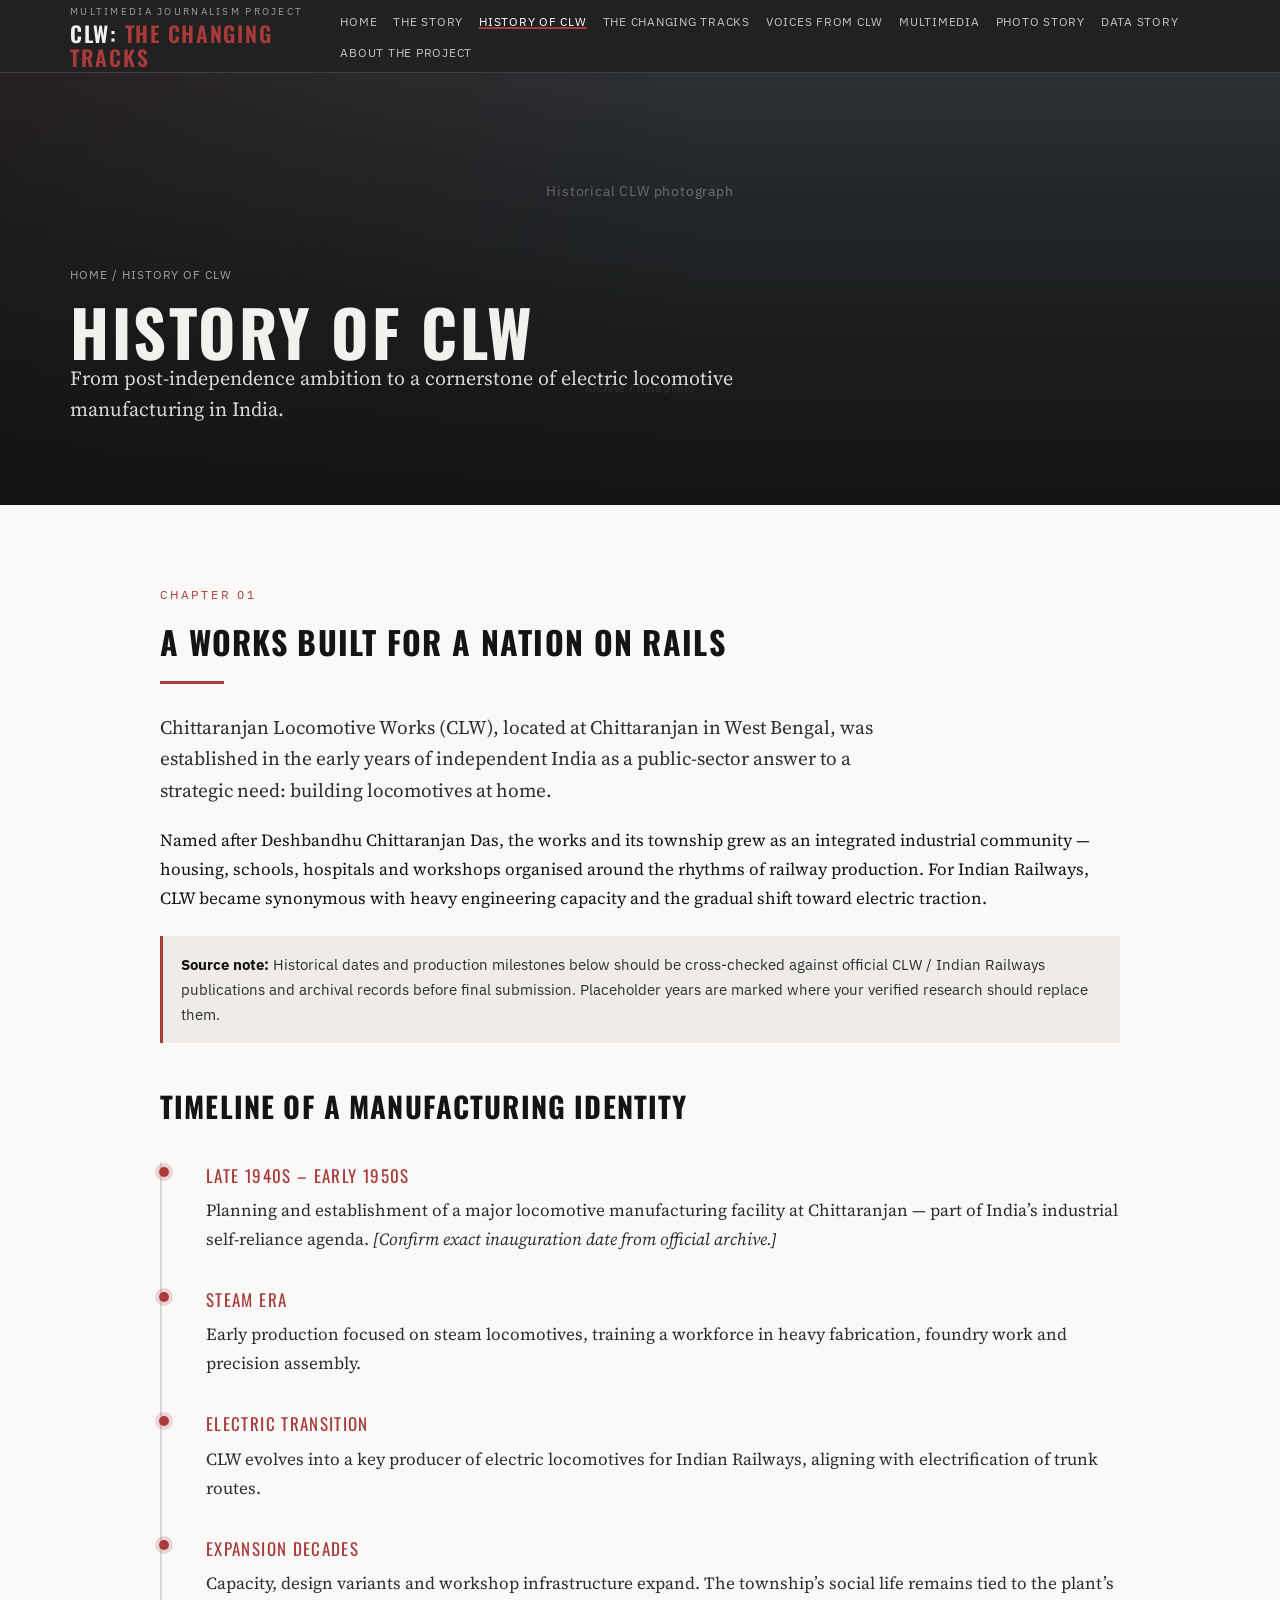
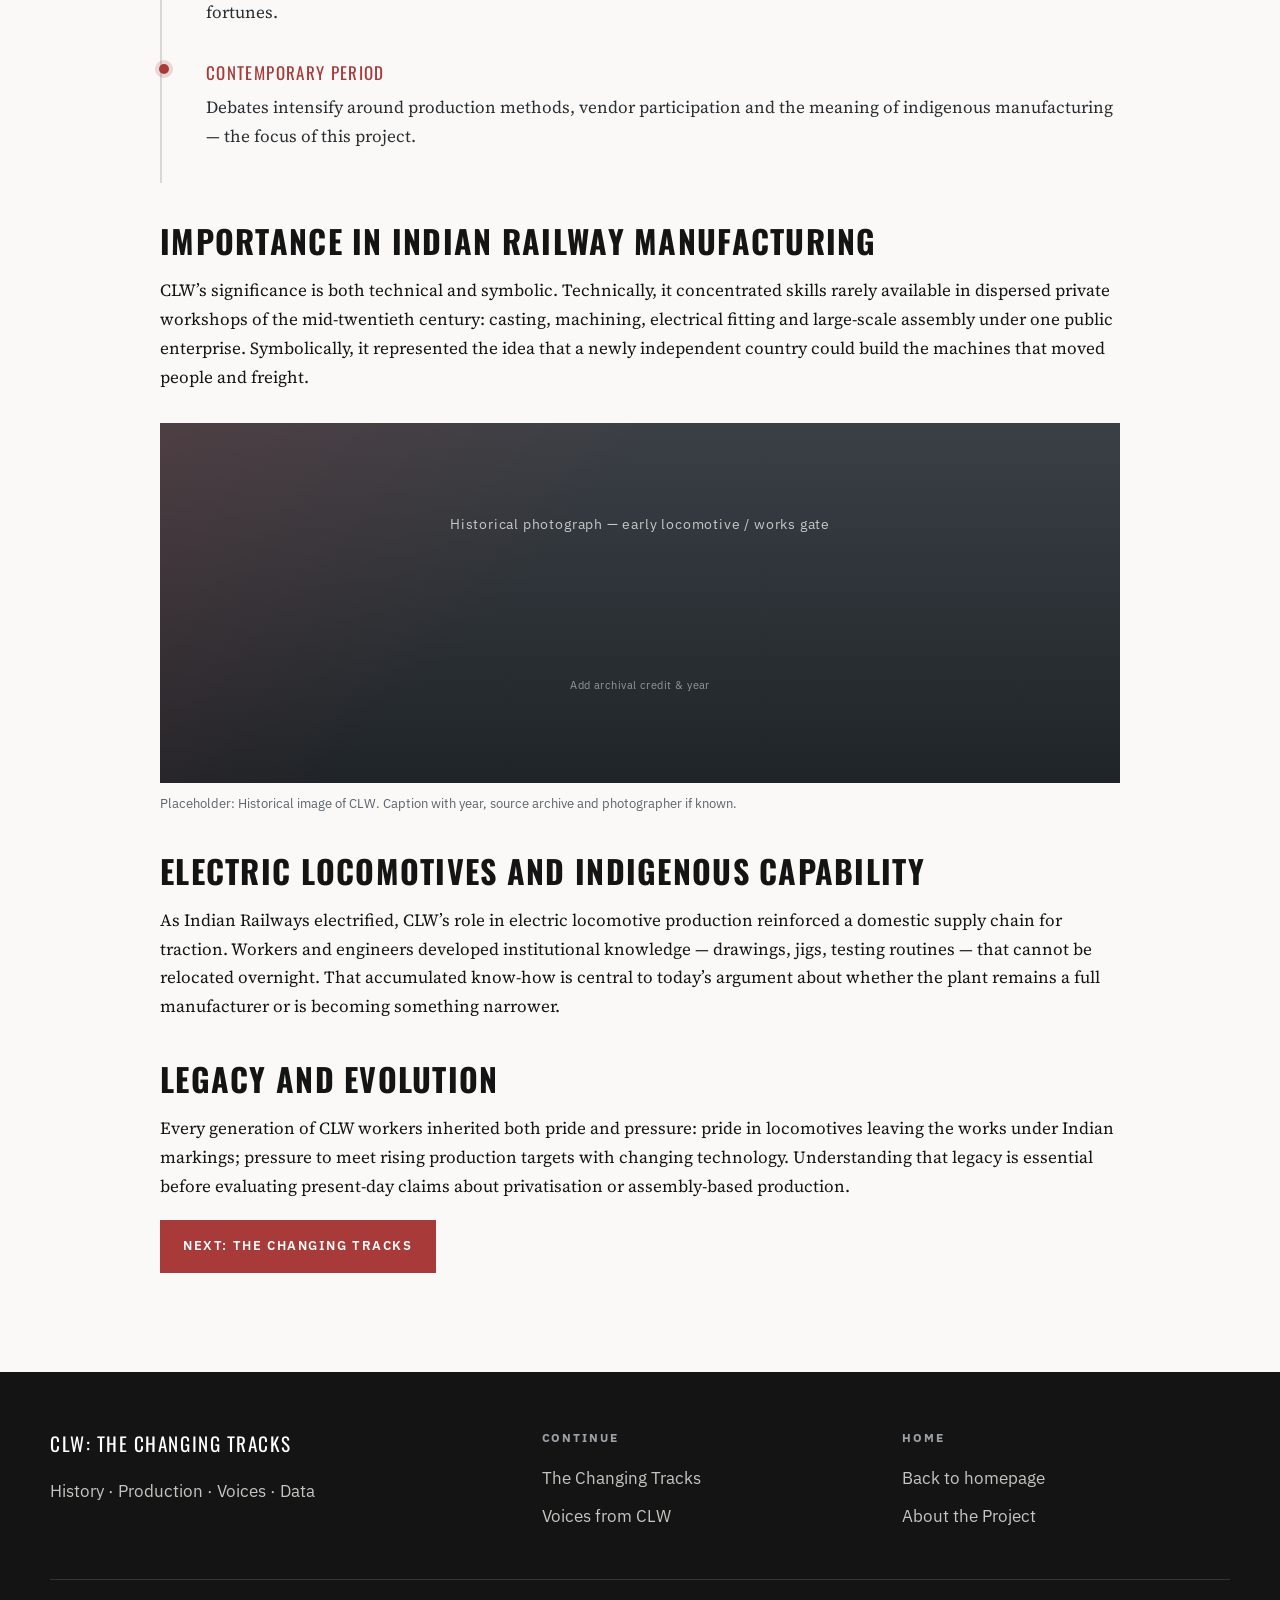
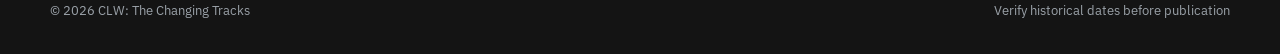
<file: history.html>
<!DOCTYPE html>
<html lang="en">
<head>
  <meta charset="UTF-8" />
  <meta name="viewport" content="width=device-width, initial-scale=1" />
  <title>History of CLW | CLW: The Changing Tracks</title>
  <meta name="description" content="Historical background of Chittaranjan Locomotive Works — establishment, electric locomotive production and indigenous manufacturing legacy." />
  <link rel="preconnect" href="https://fonts.googleapis.com" />
  <link rel="preconnect" href="https://fonts.gstatic.com" crossorigin />
  <link href="https://fonts.googleapis.com/css2?family=IBM+Plex+Sans:wght@400;500;600&family=Oswald:wght@500;600&family=Source+Serif+4:ital,opsz,wght@0,8..60,400;0,8..60,600;1,8..60,400&display=swap" rel="stylesheet" />
  <link rel="stylesheet" href="assets/css/style.css" />
</head>
<body>
  <a class="skip-link" href="#main">Skip to content</a>
  <header class="site-header">
    <div class="header-inner">
      <a class="brand" href="index.html">
        <span class="brand-kicker">Multimedia Journalism Project</span>
        <span class="brand-title">CLW: <span>The Changing Tracks</span></span>
      </a>
      <button class="nav-toggle" type="button" aria-label="Open menu" aria-expanded="false" aria-controls="site-nav"><span></span><span></span><span></span></button>
      <nav class="site-nav" id="site-nav" aria-label="Primary">
        <ul>
          <li><a href="index.html">Home</a></li>
          <li><a href="the-story.html">The Story</a></li>
          <li><a href="history.html">History of CLW</a></li>
          <li><a href="changing-tracks.html">The Changing Tracks</a></li>
          <li><a href="voices.html">Voices from CLW</a></li>
          <li><a href="multimedia.html">Multimedia</a></li>
          <li><a href="photo-story.html">Photo Story</a></li>
          <li><a href="data-story.html">Data Story</a></li>
          <li><a href="about.html">About the Project</a></li>
        </ul>
      </nav>
    </div>
  </header>

  <main id="main">
    <section class="page-hero">
      <div class="hero-media" aria-hidden="true"><div class="placeholder-photo hero-ph">Historical CLW photograph<br /><small>Archive / field photo</small></div></div>
      <div class="hero-overlay"></div>
      <div class="hero-content">
        <p class="breadcrumb"><a href="index.html">Home</a> / History of CLW</p>
        <h1>History of CLW</h1>
        <p class="hero-sub">From post-independence ambition to a cornerstone of electric locomotive manufacturing in India.</p>
      </div>
    </section>

    <section class="section">
      <div class="article-wide">
        <div class="prose reveal">
          <p class="section-kicker">Chapter 01</p>
          <h2 style="margin-top:0;">A works built for a nation on rails</h2>
          <hr class="divider" />
          <p class="lead">Chittaranjan Locomotive Works (CLW), located at Chittaranjan in West Bengal, was established in the early years of independent India as a public-sector answer to a strategic need: building locomotives at home.</p>
          <p>Named after Deshbandhu Chittaranjan Das, the works and its township grew as an integrated industrial community — housing, schools, hospitals and workshops organised around the rhythms of railway production. For Indian Railways, CLW became synonymous with heavy engineering capacity and the gradual shift toward electric traction.</p>

          <div class="note-box">
            <strong>Source note:</strong> Historical dates and production milestones below should be cross-checked against official CLW / Indian Railways publications and archival records before final submission. Placeholder years are marked where your verified research should replace them.
          </div>
        </div>

        <h2 class="section-title reveal" style="font-size:1.8rem;margin-top:3rem;">Timeline of a manufacturing identity</h2>
        <div class="timeline reveal">
          <div class="timeline-item">
            <div class="timeline-year">Late 1940s – early 1950s</div>
            <p>Planning and establishment of a major locomotive manufacturing facility at Chittaranjan — part of India’s industrial self-reliance agenda. <em>[Confirm exact inauguration date from official archive.]</em></p>
          </div>
          <div class="timeline-item">
            <div class="timeline-year">Steam era</div>
            <p>Early production focused on steam locomotives, training a workforce in heavy fabrication, foundry work and precision assembly.</p>
          </div>
          <div class="timeline-item">
            <div class="timeline-year">Electric transition</div>
            <p>CLW evolves into a key producer of electric locomotives for Indian Railways, aligning with electrification of trunk routes.</p>
          </div>
          <div class="timeline-item">
            <div class="timeline-year">Expansion decades</div>
            <p>Capacity, design variants and workshop infrastructure expand. The township’s social life remains tied to the plant’s fortunes.</p>
          </div>
          <div class="timeline-item">
            <div class="timeline-year">Contemporary period</div>
            <p>Debates intensify around production methods, vendor participation and the meaning of indigenous manufacturing — the focus of this project.</p>
          </div>
        </div>

        <div class="prose reveal">
          <h2>Importance in Indian railway manufacturing</h2>
          <p>CLW’s significance is both technical and symbolic. Technically, it concentrated skills rarely available in dispersed private workshops of the mid-twentieth century: casting, machining, electrical fitting and large-scale assembly under one public enterprise. Symbolically, it represented the idea that a newly independent country could build the machines that moved people and freight.</p>

          <figure class="figure">
            <div class="placeholder-photo tall">Historical photograph — early locomotive / works gate<br /><small>Add archival credit &amp; year</small></div>
            <figcaption>Placeholder: Historical image of CLW. Caption with year, source archive and photographer if known.</figcaption>
          </figure>

          <h2>Electric locomotives and indigenous capability</h2>
          <p>As Indian Railways electrified, CLW’s role in electric locomotive production reinforced a domestic supply chain for traction. Workers and engineers developed institutional knowledge — drawings, jigs, testing routines — that cannot be relocated overnight. That accumulated know-how is central to today’s argument about whether the plant remains a full manufacturer or is becoming something narrower.</p>

          <h2>Legacy and evolution</h2>
          <p>Every generation of CLW workers inherited both pride and pressure: pride in locomotives leaving the works under Indian markings; pressure to meet rising production targets with changing technology. Understanding that legacy is essential before evaluating present-day claims about privatisation or assembly-based production.</p>

          <p><a class="btn" href="changing-tracks.html">Next: The Changing Tracks</a></p>
        </div>
      </div>
    </section>
  </main>

  <footer class="site-footer">
    <div class="footer-grid">
      <div><div class="footer-brand">CLW: The Changing Tracks</div><p>History · Production · Voices · Data</p></div>
      <div><h4>Continue</h4><ul><li><a href="changing-tracks.html">The Changing Tracks</a></li><li><a href="voices.html">Voices from CLW</a></li></ul></div>
      <div><h4>Home</h4><ul><li><a href="index.html">Back to homepage</a></li><li><a href="about.html">About the Project</a></li></ul></div>
    </div>
    <div class="footer-bottom"><span>© 2026 CLW: The Changing Tracks</span><span>Verify historical dates before publication</span></div>
  </footer>
  <script src="assets/js/main.js"></script>
</body>
</html>
</file>
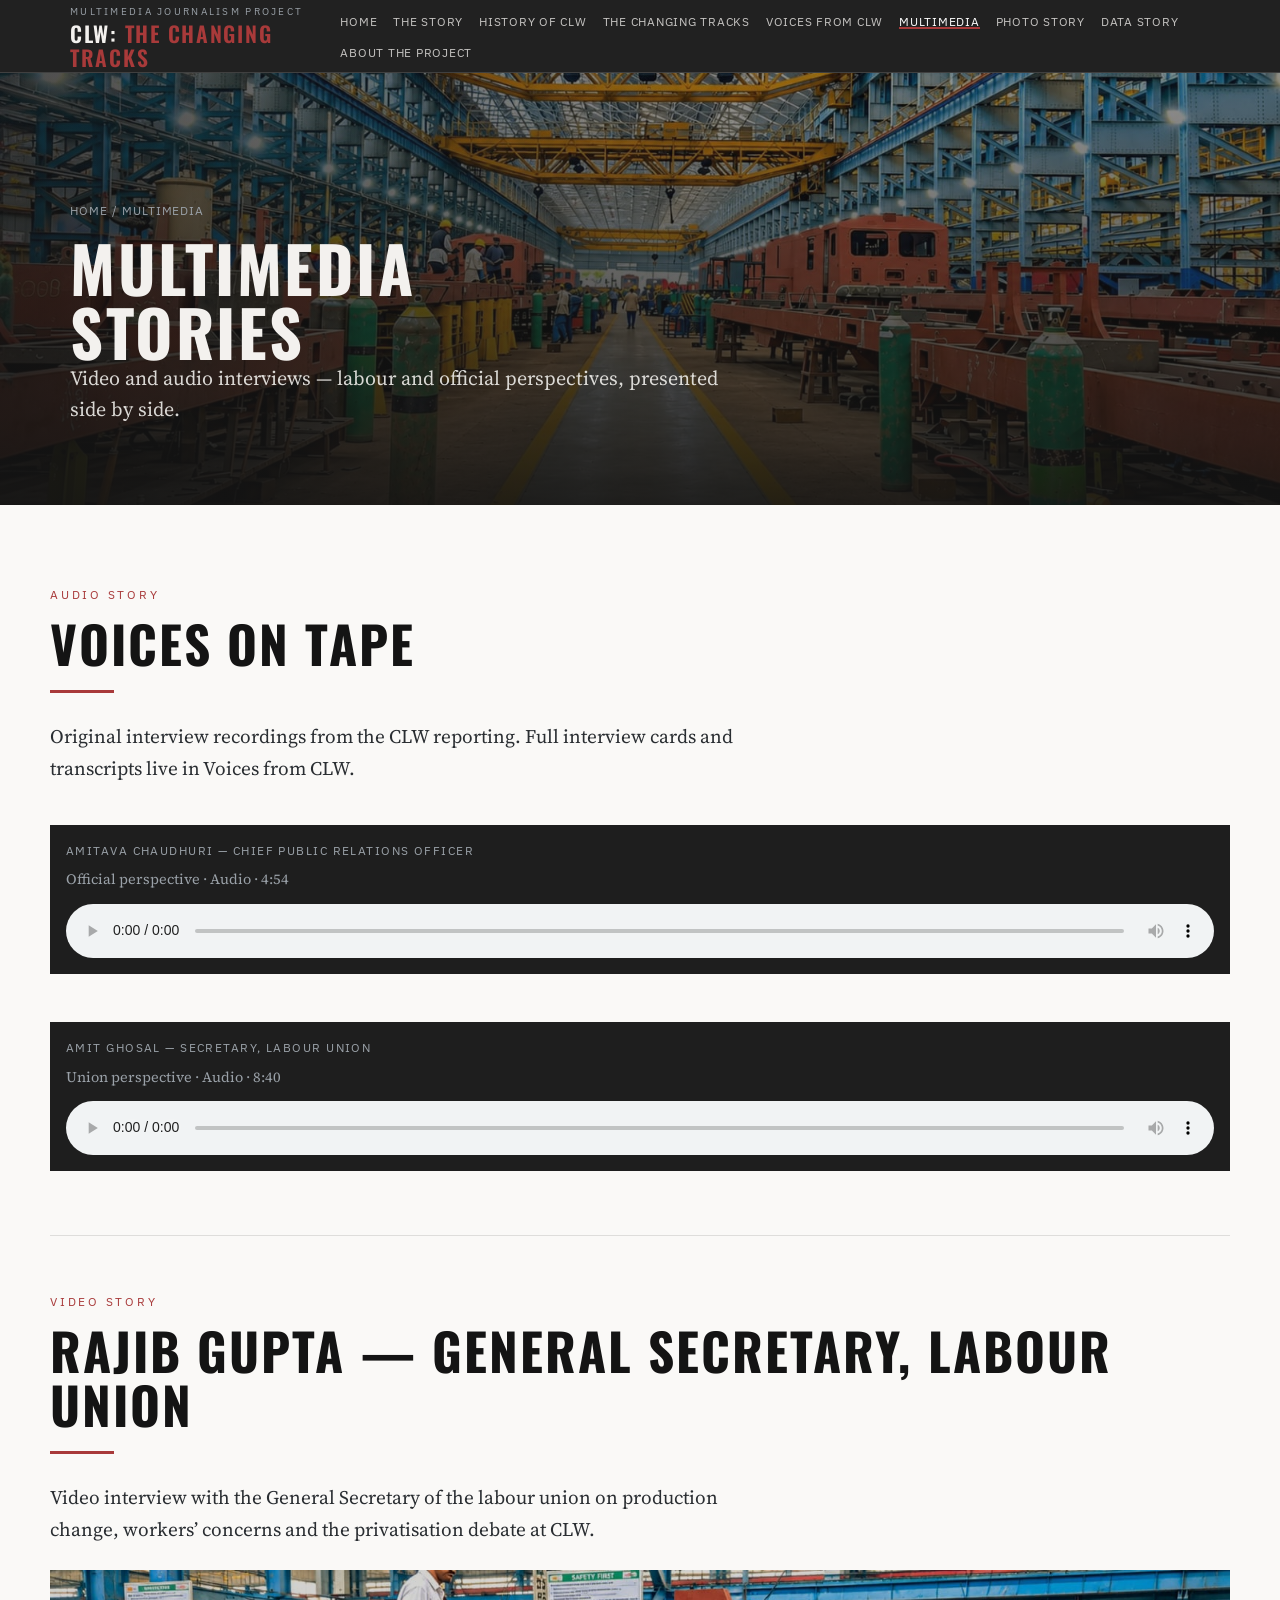
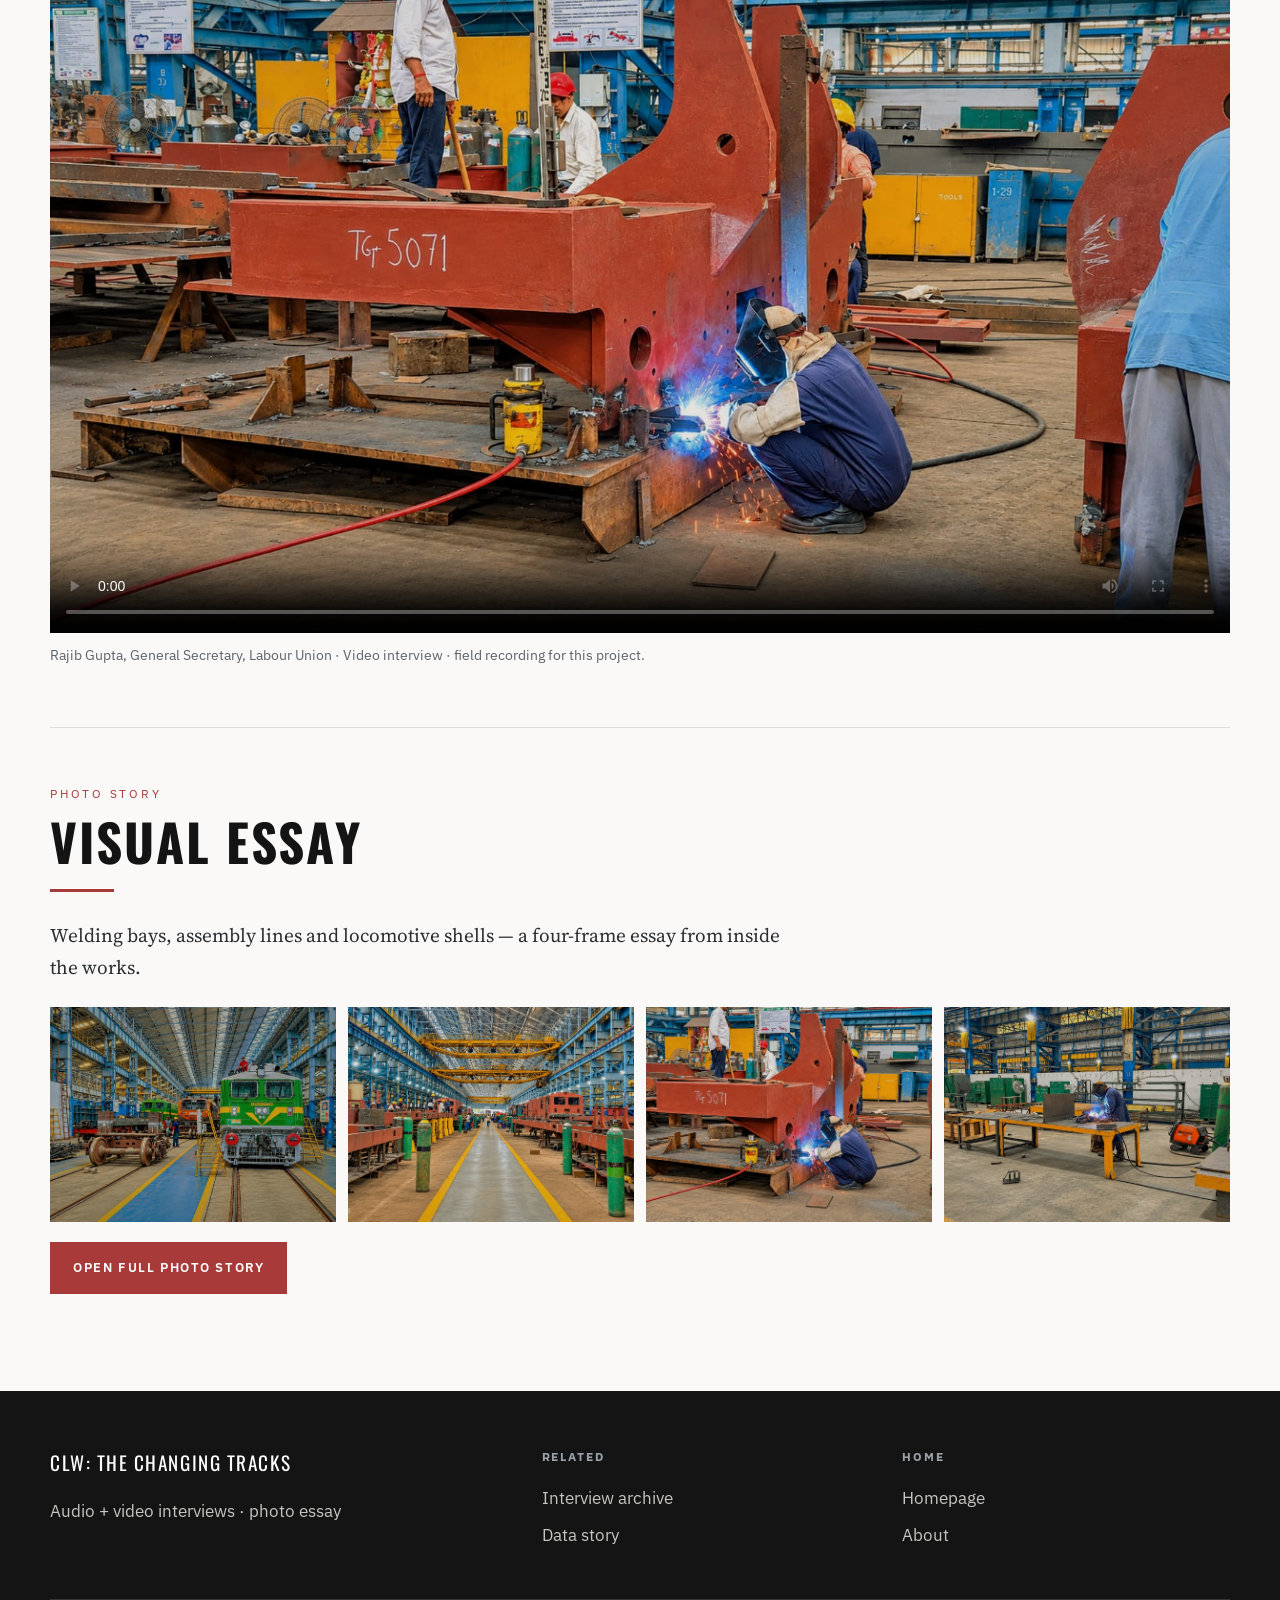
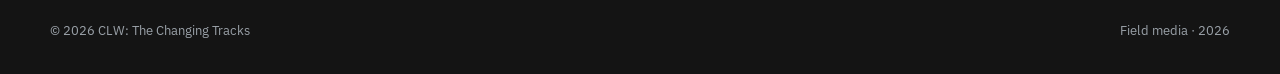
<file: multimedia.html>
<!DOCTYPE html>
<html lang="en">
<head>
  <meta charset="UTF-8" />
  <meta name="viewport" content="width=device-width, initial-scale=1" />
  <title>Multimedia | CLW: The Changing Tracks</title>
  <meta name="description" content="Video documentary, audio interviews and multimedia storytelling on Chittaranjan Locomotive Works." />
  <link rel="preconnect" href="https://fonts.googleapis.com" />
  <link rel="preconnect" href="https://fonts.gstatic.com" crossorigin />
  <link href="https://fonts.googleapis.com/css2?family=IBM+Plex+Sans:wght@400;500;600&family=Oswald:wght@500;600&family=Source+Serif+4:ital,opsz,wght@0,8..60,400;0,8..60,600;1,8..60,400&display=swap" rel="stylesheet" />
  <link rel="stylesheet" href="assets/css/style.css" />
</head>
<body>
  <a class="skip-link" href="#main">Skip to content</a>
  <header class="site-header">
    <div class="header-inner">
      <a class="brand" href="index.html">
        <span class="brand-kicker">Multimedia Journalism Project</span>
        <span class="brand-title">CLW: <span>The Changing Tracks</span></span>
      </a>
      <button class="nav-toggle" type="button" aria-label="Open menu" aria-expanded="false" aria-controls="site-nav"><span></span><span></span><span></span></button>
      <nav class="site-nav" id="site-nav" aria-label="Primary">
        <ul>
          <li><a href="index.html">Home</a></li>
          <li><a href="the-story.html">The Story</a></li>
          <li><a href="history.html">History of CLW</a></li>
          <li><a href="changing-tracks.html">The Changing Tracks</a></li>
          <li><a href="voices.html">Voices from CLW</a></li>
          <li><a href="multimedia.html" aria-current="page">Multimedia</a></li>
          <li><a href="photo-story.html">Photo Story</a></li>
          <li><a href="data-story.html">Data Story</a></li>
          <li><a href="about.html">About the Project</a></li>
        </ul>
      </nav>
    </div>
  </header>

  <main id="main">
    <section class="page-hero">
      <div class="hero-media" aria-hidden="true">
        <img src="assets/images/photo-story/photo-04.jpeg" alt="" />
      </div>
      <div class="hero-overlay"></div>
      <div class="hero-content">
        <p class="breadcrumb"><a href="index.html">Home</a> / Multimedia</p>
        <h1>Multimedia Stories</h1>
        <p class="hero-sub">Video and audio interviews — labour and official perspectives, presented side by side.</p>
      </div>
    </section>

    <section class="section">
      <div class="container">
        <div class="media-block reveal" id="audio">
          <p class="section-kicker">Audio story</p>
          <h2 class="section-title">Voices on tape</h2>
          <hr class="divider" />
          <p class="lead">Original interview recordings from the CLW reporting. Full interview cards and transcripts live in <a href="voices.html">Voices from CLW</a>.</p>
          <div class="audio-list" style="margin-top:1.5rem;">
            <div class="audio-player">
              <div class="player-label">Amitava Chaudhuri — Chief Public Relations Officer</div>
              <p style="margin:0.4rem 0 0;font-size:0.9rem;color:#9aa1a8;">Official perspective · Audio · 4:54</p>
              <audio controls preload="metadata">
                <source src="assets/audio/amitava-chaudhuri.mp4" type="audio/mp4" />
                Your browser does not support audio playback.
              </audio>
            </div>
            <div class="audio-player">
              <div class="player-label">Amit Ghosal — Secretary, Labour Union</div>
              <p style="margin:0.4rem 0 0;font-size:0.9rem;color:#9aa1a8;">Union perspective · Audio · 8:40</p>
              <audio controls preload="metadata">
                <source src="assets/audio/amit-ghosal.mp4" type="audio/mp4" />
                Your browser does not support audio playback.
              </audio>
            </div>
          </div>
        </div>

        <div class="media-block reveal" id="video">
          <p class="section-kicker">Video story</p>
          <h2 class="section-title">Rajib Gupta — General Secretary, Labour Union</h2>
          <hr class="divider" />
          <p class="lead">Video interview with the General Secretary of the labour union on production change, workers’ concerns and the privatisation debate at CLW.</p>
          <div class="video-shell has-video" style="margin-top:1.5rem;">
            <video controls preload="metadata" playsinline poster="assets/images/photo-story/photo-01.jpeg">
              <source src="assets/video/rajib-gupta.mp4" type="video/mp4" />
              Your browser does not support video playback.
            </video>
          </div>
          <p class="photo-caption">Rajib Gupta, General Secretary, Labour Union · Video interview · field recording for this project.</p>
        </div>

        <div class="media-block reveal" id="photo">
          <p class="section-kicker">Photo story</p>
          <h2 class="section-title">Visual essay</h2>
          <hr class="divider" />
          <p class="lead">Welding bays, assembly lines and locomotive shells — a four-frame essay from inside the works.</p>
          <div class="photo-preview-strip">
            <a href="photo-story.html"><img src="assets/images/photo-story/photo-03.jpeg" alt="Locomotive on the assembly line" loading="lazy" /></a>
            <a href="photo-story.html"><img src="assets/images/photo-story/photo-04.jpeg" alt="Workshop bay with overhead cranes" loading="lazy" /></a>
            <a href="photo-story.html"><img src="assets/images/photo-story/photo-01.jpeg" alt="Welder working on steel component" loading="lazy" /></a>
            <a href="photo-story.html"><img src="assets/images/photo-story/photo-02.jpeg" alt="Welder at workshop bench" loading="lazy" /></a>
          </div>
          <p><a class="btn" href="photo-story.html">Open full Photo Story</a></p>
        </div>
      </div>
    </section>
  </main>

  <footer class="site-footer">
    <div class="footer-grid">
      <div><div class="footer-brand">CLW: The Changing Tracks</div><p>Audio + video interviews · photo essay</p></div>
      <div><h4>Related</h4><ul><li><a href="voices.html">Interview archive</a></li><li><a href="data-story.html">Data story</a></li></ul></div>
      <div><h4>Home</h4><ul><li><a href="index.html">Homepage</a></li><li><a href="about.html">About</a></li></ul></div>
    </div>
    <div class="footer-bottom"><span>© 2026 CLW: The Changing Tracks</span><span>Field media · 2026</span></div>
  </footer>
  <script src="assets/js/main.js"></script>
</body>
</html>
</file>
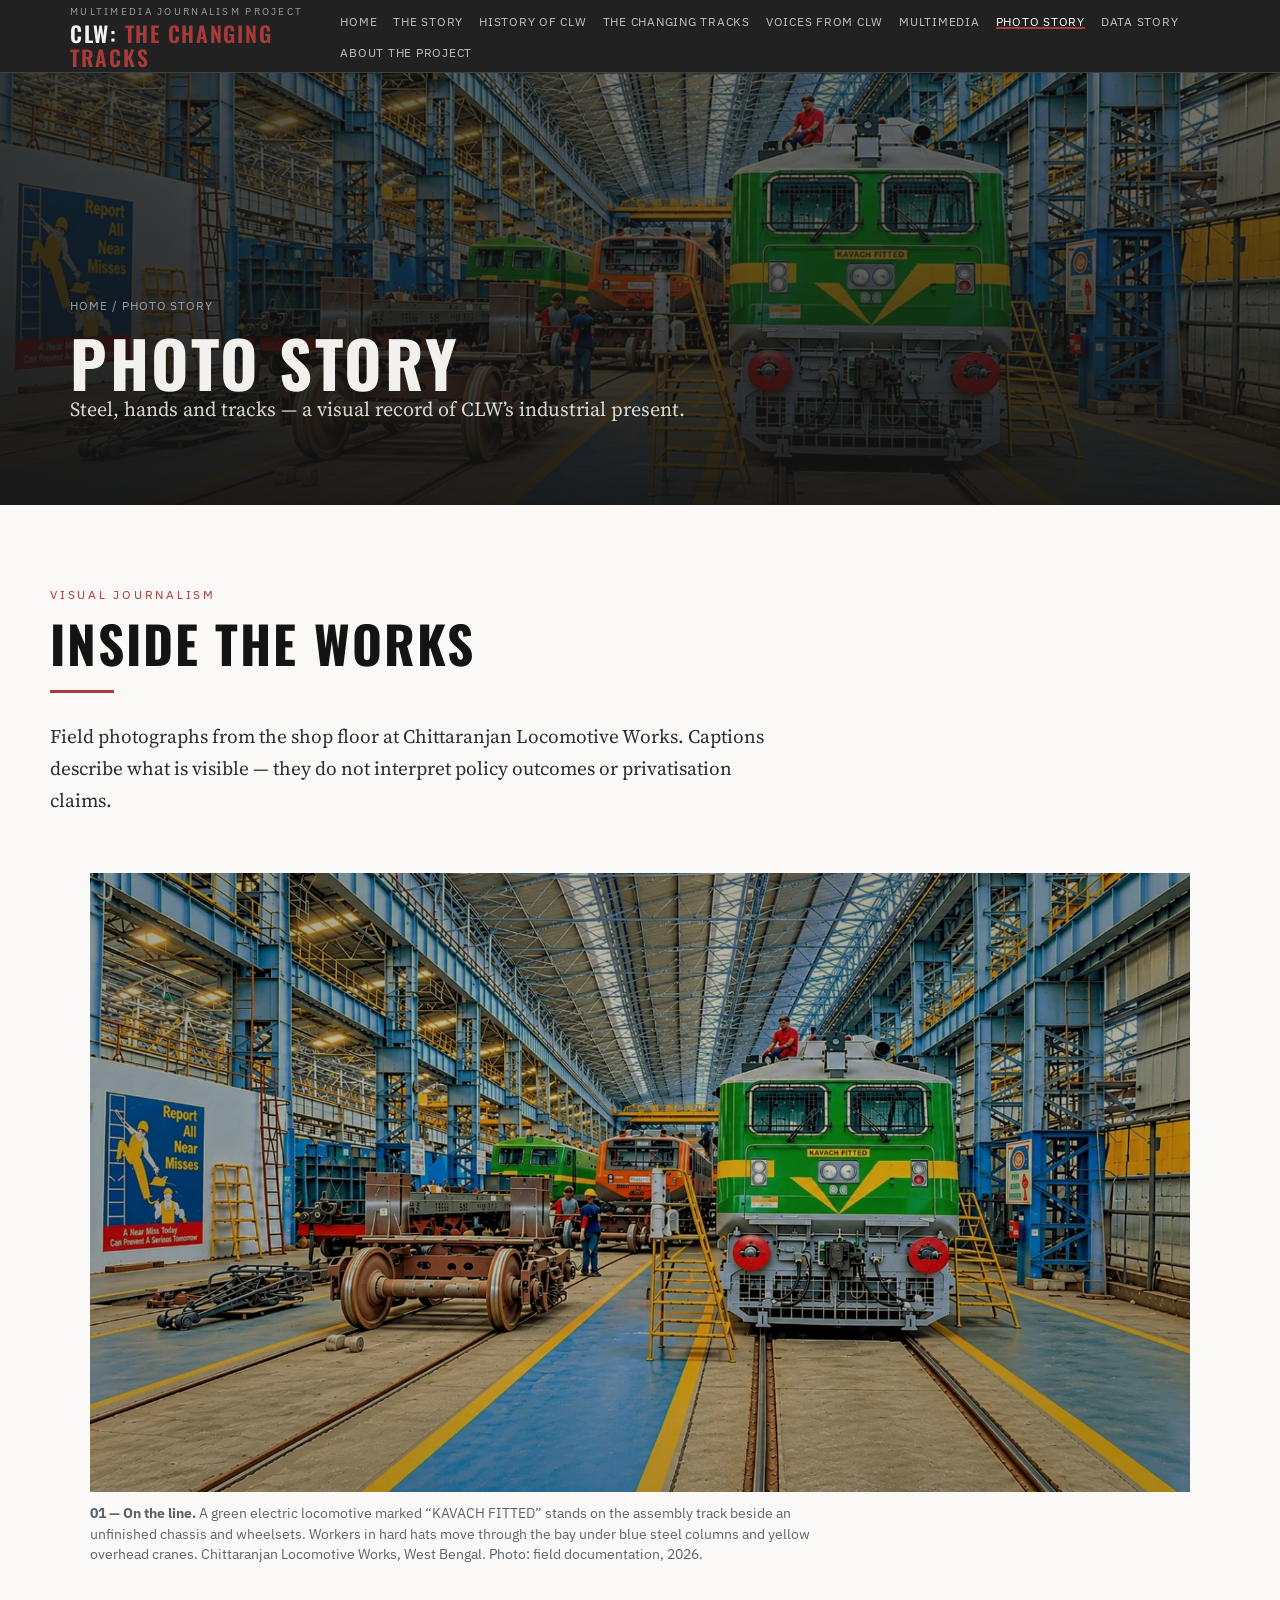
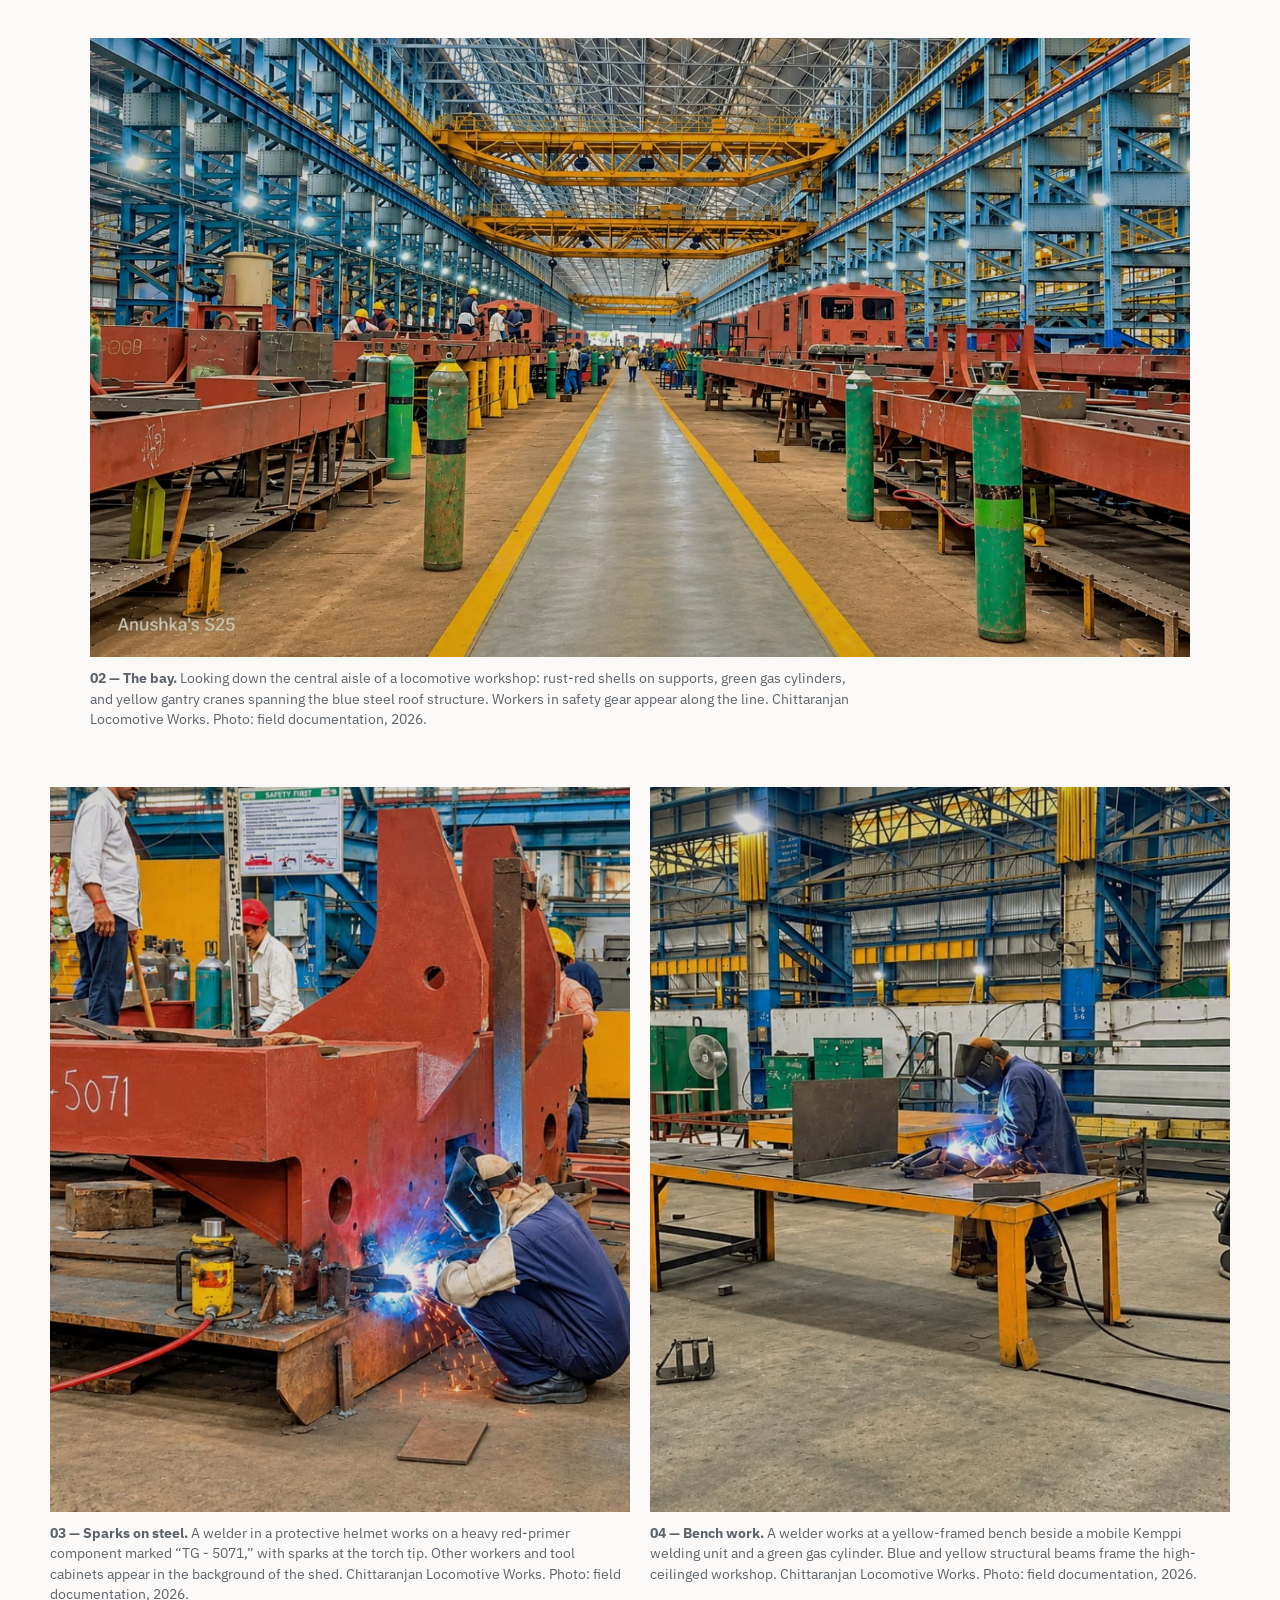
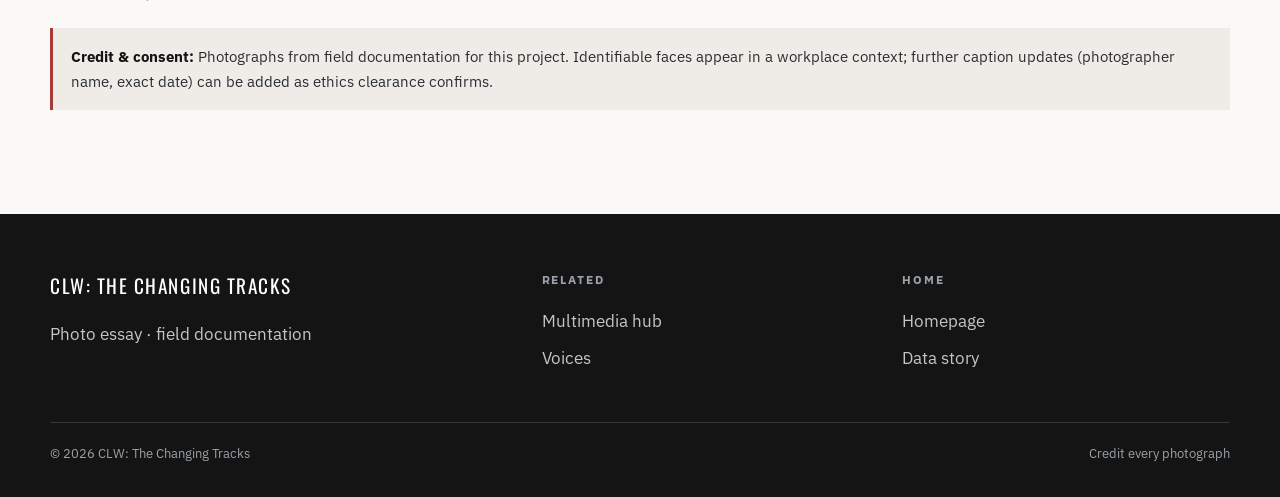
<file: photo-story.html>
<!DOCTYPE html>
<html lang="en">
<head>
  <meta charset="UTF-8" />
  <meta name="viewport" content="width=device-width, initial-scale=1" />
  <title>Photo Story | CLW: The Changing Tracks</title>
  <meta name="description" content="A journalistic photo essay on locomotive production, machinery, workers and the industrial landscape of Chittaranjan Locomotive Works." />
  <link rel="preconnect" href="https://fonts.googleapis.com" />
  <link rel="preconnect" href="https://fonts.gstatic.com" crossorigin />
  <link href="https://fonts.googleapis.com/css2?family=IBM+Plex+Sans:wght@400;500;600&family=Oswald:wght@500;600&family=Source+Serif+4:ital,opsz,wght@0,8..60,400;0,8..60,600;1,8..60,400&display=swap" rel="stylesheet" />
  <link rel="stylesheet" href="assets/css/style.css" />
</head>
<body>
  <a class="skip-link" href="#main">Skip to content</a>
  <header class="site-header">
    <div class="header-inner">
      <a class="brand" href="index.html">
        <span class="brand-kicker">Multimedia Journalism Project</span>
        <span class="brand-title">CLW: <span>The Changing Tracks</span></span>
      </a>
      <button class="nav-toggle" type="button" aria-label="Open menu" aria-expanded="false" aria-controls="site-nav"><span></span><span></span><span></span></button>
      <nav class="site-nav" id="site-nav" aria-label="Primary">
        <ul>
          <li><a href="index.html">Home</a></li>
          <li><a href="the-story.html">The Story</a></li>
          <li><a href="history.html">History of CLW</a></li>
          <li><a href="changing-tracks.html">The Changing Tracks</a></li>
          <li><a href="voices.html">Voices from CLW</a></li>
          <li><a href="multimedia.html">Multimedia</a></li>
          <li><a href="photo-story.html" aria-current="page">Photo Story</a></li>
          <li><a href="data-story.html">Data Story</a></li>
          <li><a href="about.html">About the Project</a></li>
        </ul>
      </nav>
    </div>
  </header>

  <main id="main">
    <section class="page-hero">
      <div class="hero-media" aria-hidden="true">
        <img src="assets/images/photo-story/photo-03.jpeg" alt="" />
      </div>
      <div class="hero-overlay"></div>
      <div class="hero-content">
        <p class="breadcrumb"><a href="index.html">Home</a> / Photo Story</p>
        <h1>Photo Story</h1>
        <p class="hero-sub">Steel, hands and tracks — a visual record of CLW’s industrial present.</p>
      </div>
    </section>

    <section class="section">
      <div class="container">
        <div class="reveal" style="max-width:720px;margin-bottom:2.5rem;">
          <p class="section-kicker">Visual journalism</p>
          <h2 class="section-title">Inside the works</h2>
          <hr class="divider" />
          <p class="lead">Field photographs from the shop floor at Chittaranjan Locomotive Works. Captions describe what is visible — they do not interpret policy outcomes or privatisation claims.</p>
        </div>

        <div class="photo-essay">
          <figure class="photo-essay-item full reveal">
            <div class="photo-frame landscape">
              <img src="assets/images/photo-story/photo-03.jpeg" alt="Green electric locomotive marked Kavach Fitted on the assembly line beside an unfinished chassis at Chittaranjan Locomotive Works" loading="eager" />
            </div>
            <figcaption class="photo-caption"><strong>01 — On the line.</strong> A green electric locomotive marked “KAVACH FITTED” stands on the assembly track beside an unfinished chassis and wheelsets. Workers in hard hats move through the bay under blue steel columns and yellow overhead cranes. Chittaranjan Locomotive Works, West Bengal. Photo: field documentation, 2026.</figcaption>
          </figure>

          <figure class="photo-essay-item full reveal">
            <div class="photo-frame landscape">
              <img src="assets/images/photo-story/photo-04.jpeg" alt="Wide view of the CLW workshop with rust-red locomotive shells, yellow gantry cranes and workers along a central aisle" loading="lazy" />
            </div>
            <figcaption class="photo-caption"><strong>02 — The bay.</strong> Looking down the central aisle of a locomotive workshop: rust-red shells on supports, green gas cylinders, and yellow gantry cranes spanning the blue steel roof structure. Workers in safety gear appear along the line. Chittaranjan Locomotive Works. Photo: field documentation, 2026.</figcaption>
          </figure>

          <div class="photo-mosaic reveal">
            <figure>
              <div class="photo-frame tall">
                <img src="assets/images/photo-story/photo-01.jpeg" alt="Welder in protective helmet sparks while working on a red-primer metal component marked TG-5071" loading="lazy" />
              </div>
              <figcaption class="photo-caption"><strong>03 — Sparks on steel.</strong> A welder in a protective helmet works on a heavy red-primer component marked “TG - 5071,” with sparks at the torch tip. Other workers and tool cabinets appear in the background of the shed. Chittaranjan Locomotive Works. Photo: field documentation, 2026.</figcaption>
            </figure>
            <figure>
              <div class="photo-frame tall">
                <img src="assets/images/photo-story/photo-02.jpeg" alt="Welder at a yellow workbench beside a Kemppi welding unit and green gas cylinder inside the CLW factory" loading="lazy" />
              </div>
              <figcaption class="photo-caption"><strong>04 — Bench work.</strong> A welder works at a yellow-framed bench beside a mobile Kemppi welding unit and a green gas cylinder. Blue and yellow structural beams frame the high-ceilinged workshop. Chittaranjan Locomotive Works. Photo: field documentation, 2026.</figcaption>
            </figure>
          </div>
        </div>

        <div class="note-box reveal">
          <strong>Credit &amp; consent:</strong> Photographs from field documentation for this project. Identifiable faces appear in a workplace context; further caption updates (photographer name, exact date) can be added as ethics clearance confirms.
        </div>
      </div>
    </section>
  </main>

  <footer class="site-footer">
    <div class="footer-grid">
      <div><div class="footer-brand">CLW: The Changing Tracks</div><p>Photo essay · field documentation</p></div>
      <div><h4>Related</h4><ul><li><a href="multimedia.html">Multimedia hub</a></li><li><a href="voices.html">Voices</a></li></ul></div>
      <div><h4>Home</h4><ul><li><a href="index.html">Homepage</a></li><li><a href="data-story.html">Data story</a></li></ul></div>
    </div>
    <div class="footer-bottom"><span>© 2026 CLW: The Changing Tracks</span><span>Credit every photograph</span></div>
  </footer>
  <script src="assets/js/main.js"></script>
</body>
</html>
</file>
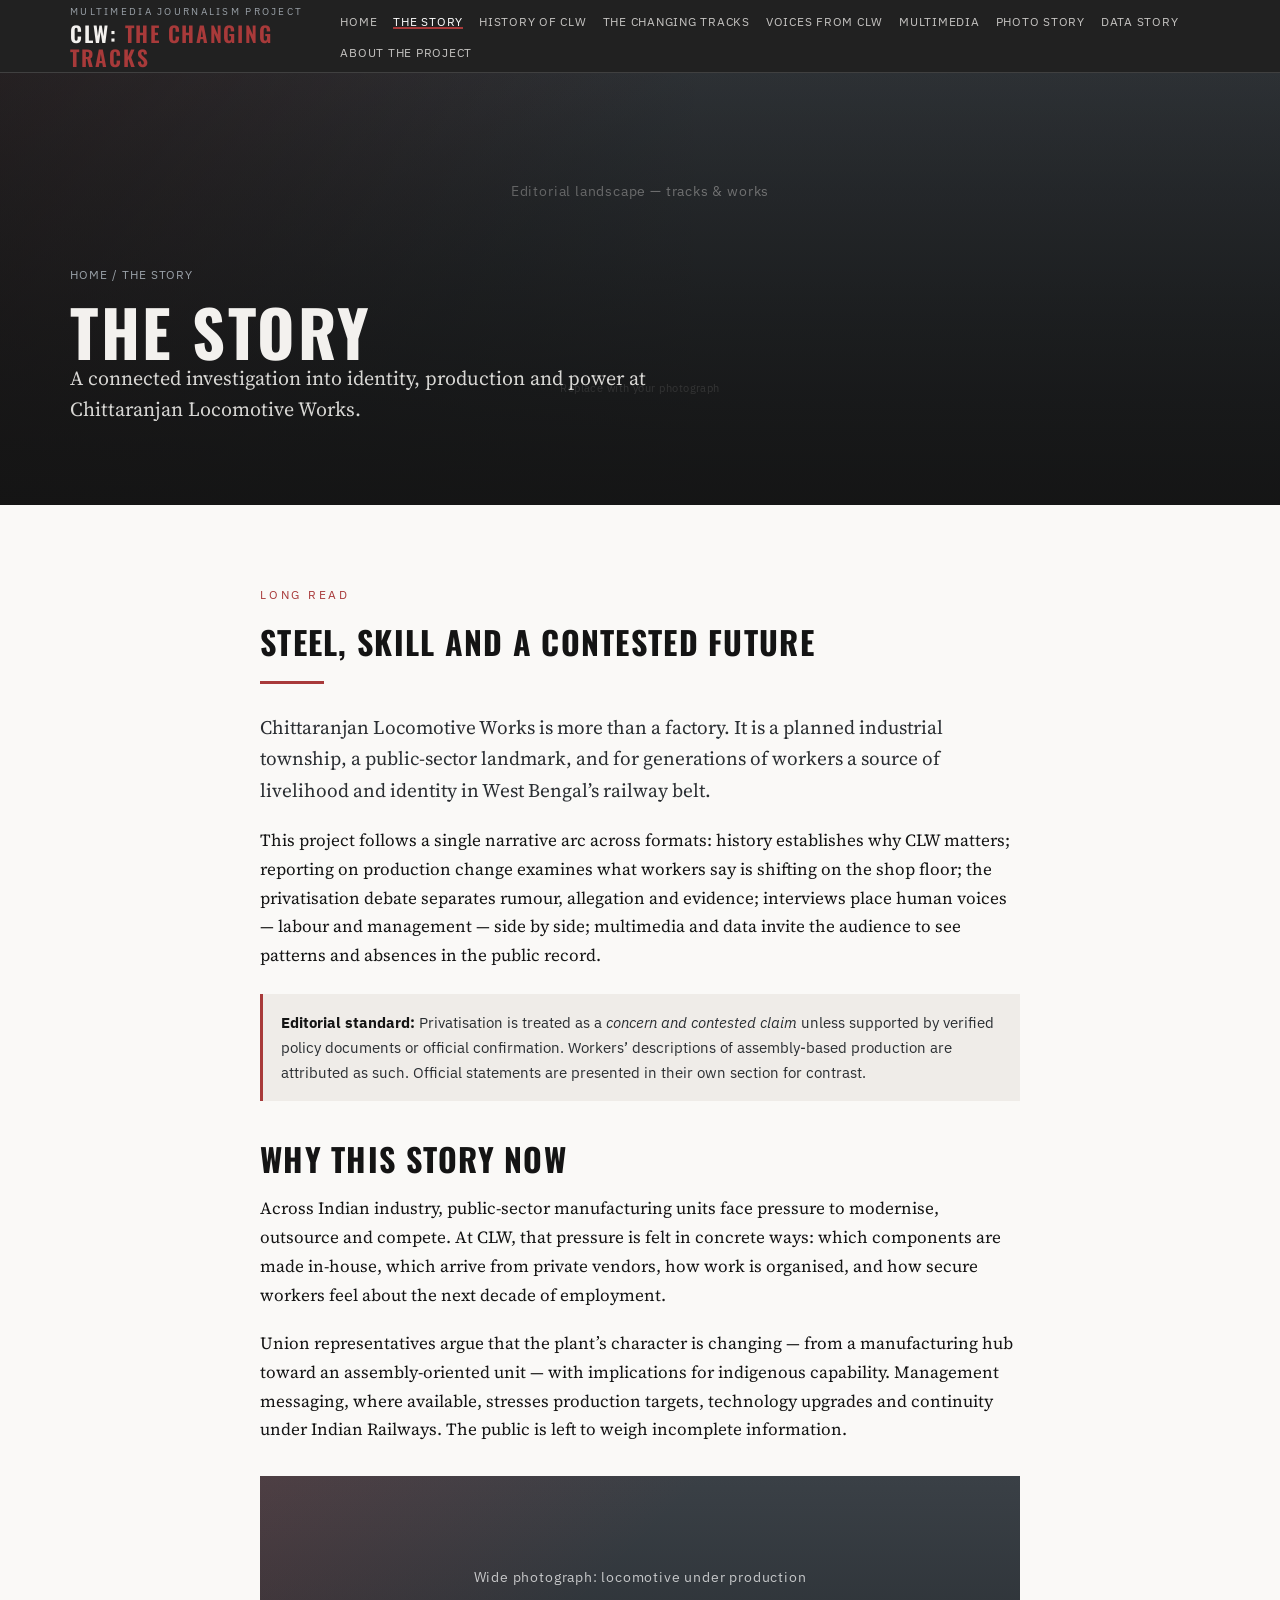
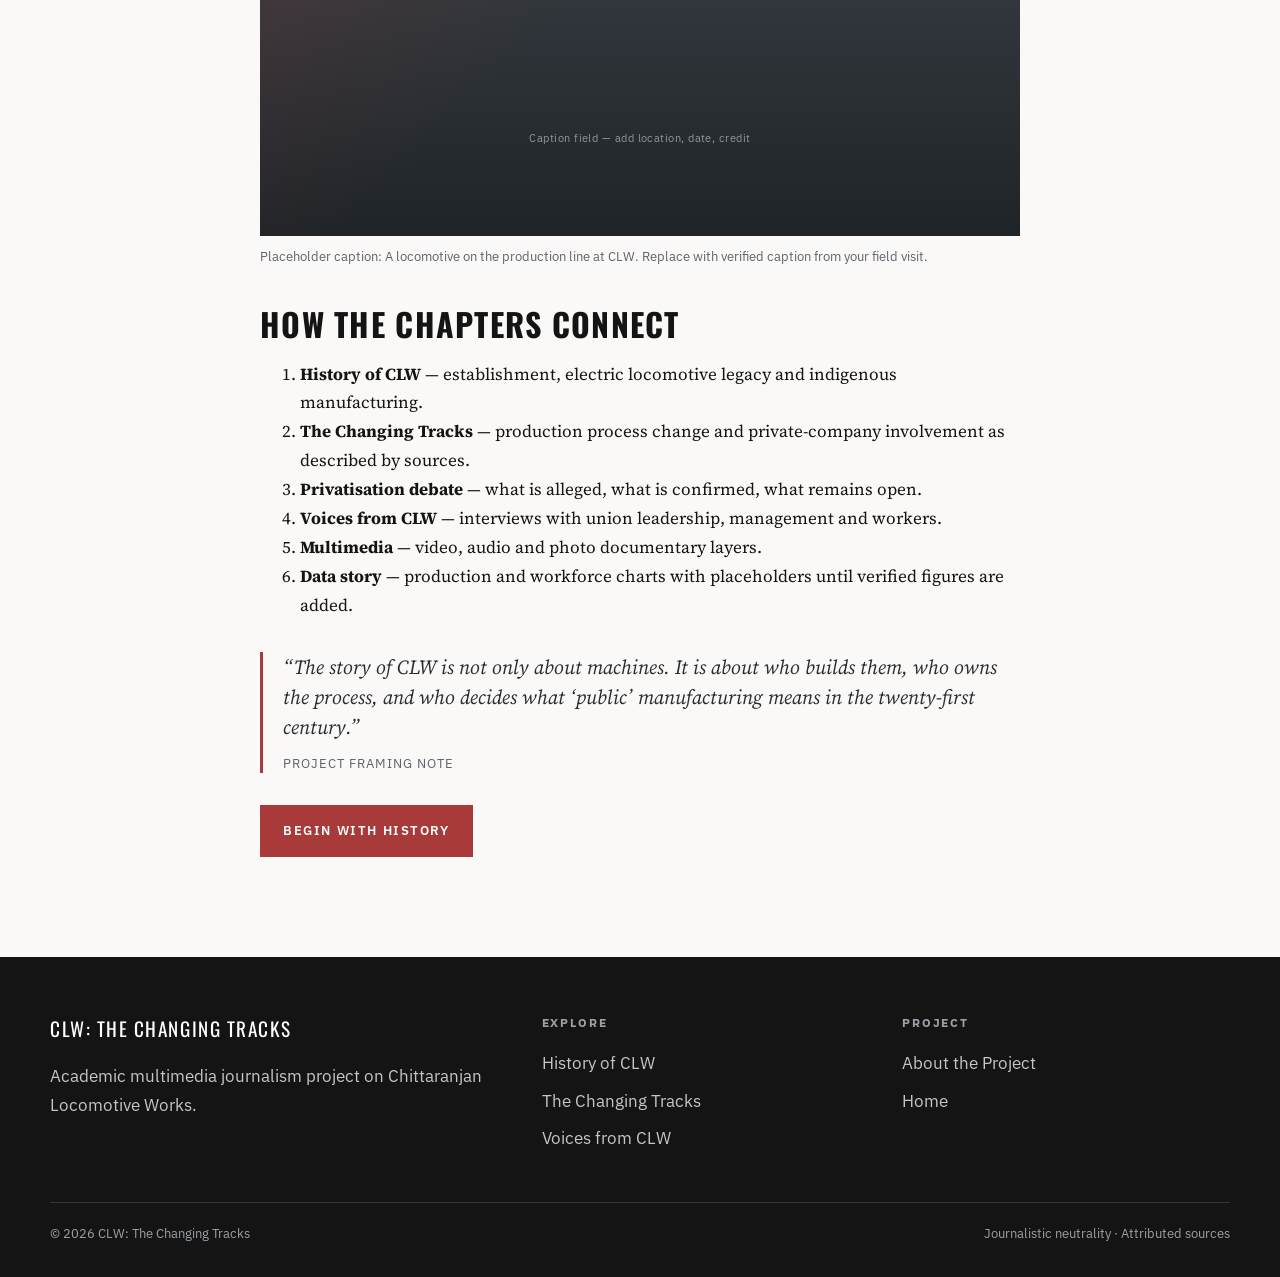
<file: the-story.html>
<!DOCTYPE html>
<html lang="en">
<head>
  <meta charset="UTF-8" />
  <meta name="viewport" content="width=device-width, initial-scale=1" />
  <title>The Story | CLW: The Changing Tracks</title>
  <meta name="description" content="The connected narrative of Chittaranjan Locomotive Works — from industrial legacy to contested production change." />
  <link rel="preconnect" href="https://fonts.googleapis.com" />
  <link rel="preconnect" href="https://fonts.gstatic.com" crossorigin />
  <link href="https://fonts.googleapis.com/css2?family=IBM+Plex+Sans:wght@400;500;600&family=Oswald:wght@500;600&family=Source+Serif+4:ital,opsz,wght@0,8..60,400;0,8..60,600;1,8..60,400&display=swap" rel="stylesheet" />
  <link rel="stylesheet" href="assets/css/style.css" />
</head>
<body>
  <a class="skip-link" href="#main">Skip to content</a>
  <header class="site-header">
    <div class="header-inner">
      <a class="brand" href="index.html">
        <span class="brand-kicker">Multimedia Journalism Project</span>
        <span class="brand-title">CLW: <span>The Changing Tracks</span></span>
      </a>
      <button class="nav-toggle" type="button" aria-label="Open menu" aria-expanded="false" aria-controls="site-nav"><span></span><span></span><span></span></button>
      <nav class="site-nav" id="site-nav" aria-label="Primary">
        <ul>
          <li><a href="index.html">Home</a></li>
          <li><a href="the-story.html">The Story</a></li>
          <li><a href="history.html">History of CLW</a></li>
          <li><a href="changing-tracks.html">The Changing Tracks</a></li>
          <li><a href="voices.html">Voices from CLW</a></li>
          <li><a href="multimedia.html">Multimedia</a></li>
          <li><a href="photo-story.html">Photo Story</a></li>
          <li><a href="data-story.html">Data Story</a></li>
          <li><a href="about.html">About the Project</a></li>
        </ul>
      </nav>
    </div>
  </header>

  <main id="main">
    <section class="page-hero">
      <div class="hero-media" aria-hidden="true"><div class="placeholder-photo hero-ph">Editorial landscape — tracks &amp; works<br /><small>Replace with your photograph</small></div></div>
      <div class="hero-overlay"></div>
      <div class="hero-content">
        <p class="breadcrumb"><a href="index.html">Home</a> / The Story</p>
        <h1>The Story</h1>
        <p class="hero-sub">A connected investigation into identity, production and power at Chittaranjan Locomotive Works.</p>
      </div>
    </section>

    <section class="section">
      <article class="article prose reveal">
        <p class="section-kicker">Long read</p>
        <h2 style="margin-top:0;">Steel, skill and a contested future</h2>
        <hr class="divider" />
        <p class="lead">Chittaranjan Locomotive Works is more than a factory. It is a planned industrial township, a public-sector landmark, and for generations of workers a source of livelihood and identity in West Bengal’s railway belt.</p>
        <p>This project follows a single narrative arc across formats: history establishes why CLW matters; reporting on production change examines what workers say is shifting on the shop floor; the privatisation debate separates rumour, allegation and evidence; interviews place human voices — labour and management — side by side; multimedia and data invite the audience to see patterns and absences in the public record.</p>

        <div class="note-box">
          <strong>Editorial standard:</strong> Privatisation is treated as a <em>concern and contested claim</em> unless supported by verified policy documents or official confirmation. Workers’ descriptions of assembly-based production are attributed as such. Official statements are presented in their own section for contrast.
        </div>

        <h2>Why this story now</h2>
        <p>Across Indian industry, public-sector manufacturing units face pressure to modernise, outsource and compete. At CLW, that pressure is felt in concrete ways: which components are made in-house, which arrive from private vendors, how work is organised, and how secure workers feel about the next decade of employment.</p>
        <p>Union representatives argue that the plant’s character is changing — from a manufacturing hub toward an assembly-oriented unit — with implications for indigenous capability. Management messaging, where available, stresses production targets, technology upgrades and continuity under Indian Railways. The public is left to weigh incomplete information.</p>

        <figure class="figure">
          <div class="placeholder-photo tall">Wide photograph: locomotive under production<br /><small>Caption field — add location, date, credit</small></div>
          <figcaption>Placeholder caption: A locomotive on the production line at CLW. Replace with verified caption from your field visit.</figcaption>
        </figure>

        <h2>How the chapters connect</h2>
        <ol>
          <li><a href="history.html"><strong>History of CLW</strong></a> — establishment, electric locomotive legacy and indigenous manufacturing.</li>
          <li><a href="changing-tracks.html"><strong>The Changing Tracks</strong></a> — production process change and private-company involvement as described by sources.</li>
          <li><a href="stories/privatisation-debate.html"><strong>Privatisation debate</strong></a> — what is alleged, what is confirmed, what remains open.</li>
          <li><a href="voices.html"><strong>Voices from CLW</strong></a> — interviews with union leadership, management and workers.</li>
          <li><a href="multimedia.html"><strong>Multimedia</strong></a> — video, audio and photo documentary layers.</li>
          <li><a href="data-story.html"><strong>Data story</strong></a> — production and workforce charts with placeholders until verified figures are added.</li>
        </ol>

        <blockquote>
          “The story of CLW is not only about machines. It is about who builds them, who owns the process, and who decides what ‘public’ manufacturing means in the twenty-first century.”
          <cite>Project framing note</cite>
        </blockquote>

        <p><a class="btn" href="history.html">Begin with History</a></p>
      </article>
    </section>
  </main>

  <footer class="site-footer">
    <div class="footer-grid">
      <div>
        <div class="footer-brand">CLW: The Changing Tracks</div>
        <p>Academic multimedia journalism project on Chittaranjan Locomotive Works.</p>
      </div>
      <div>
        <h4>Explore</h4>
        <ul>
          <li><a href="history.html">History of CLW</a></li>
          <li><a href="changing-tracks.html">The Changing Tracks</a></li>
          <li><a href="voices.html">Voices from CLW</a></li>
        </ul>
      </div>
      <div>
        <h4>Project</h4>
        <ul>
          <li><a href="about.html">About the Project</a></li>
          <li><a href="index.html">Home</a></li>
        </ul>
      </div>
    </div>
    <div class="footer-bottom"><span>© 2026 CLW: The Changing Tracks</span><span>Journalistic neutrality · Attributed sources</span></div>
  </footer>
  <script src="assets/js/main.js"></script>
</body>
</html>
</file>
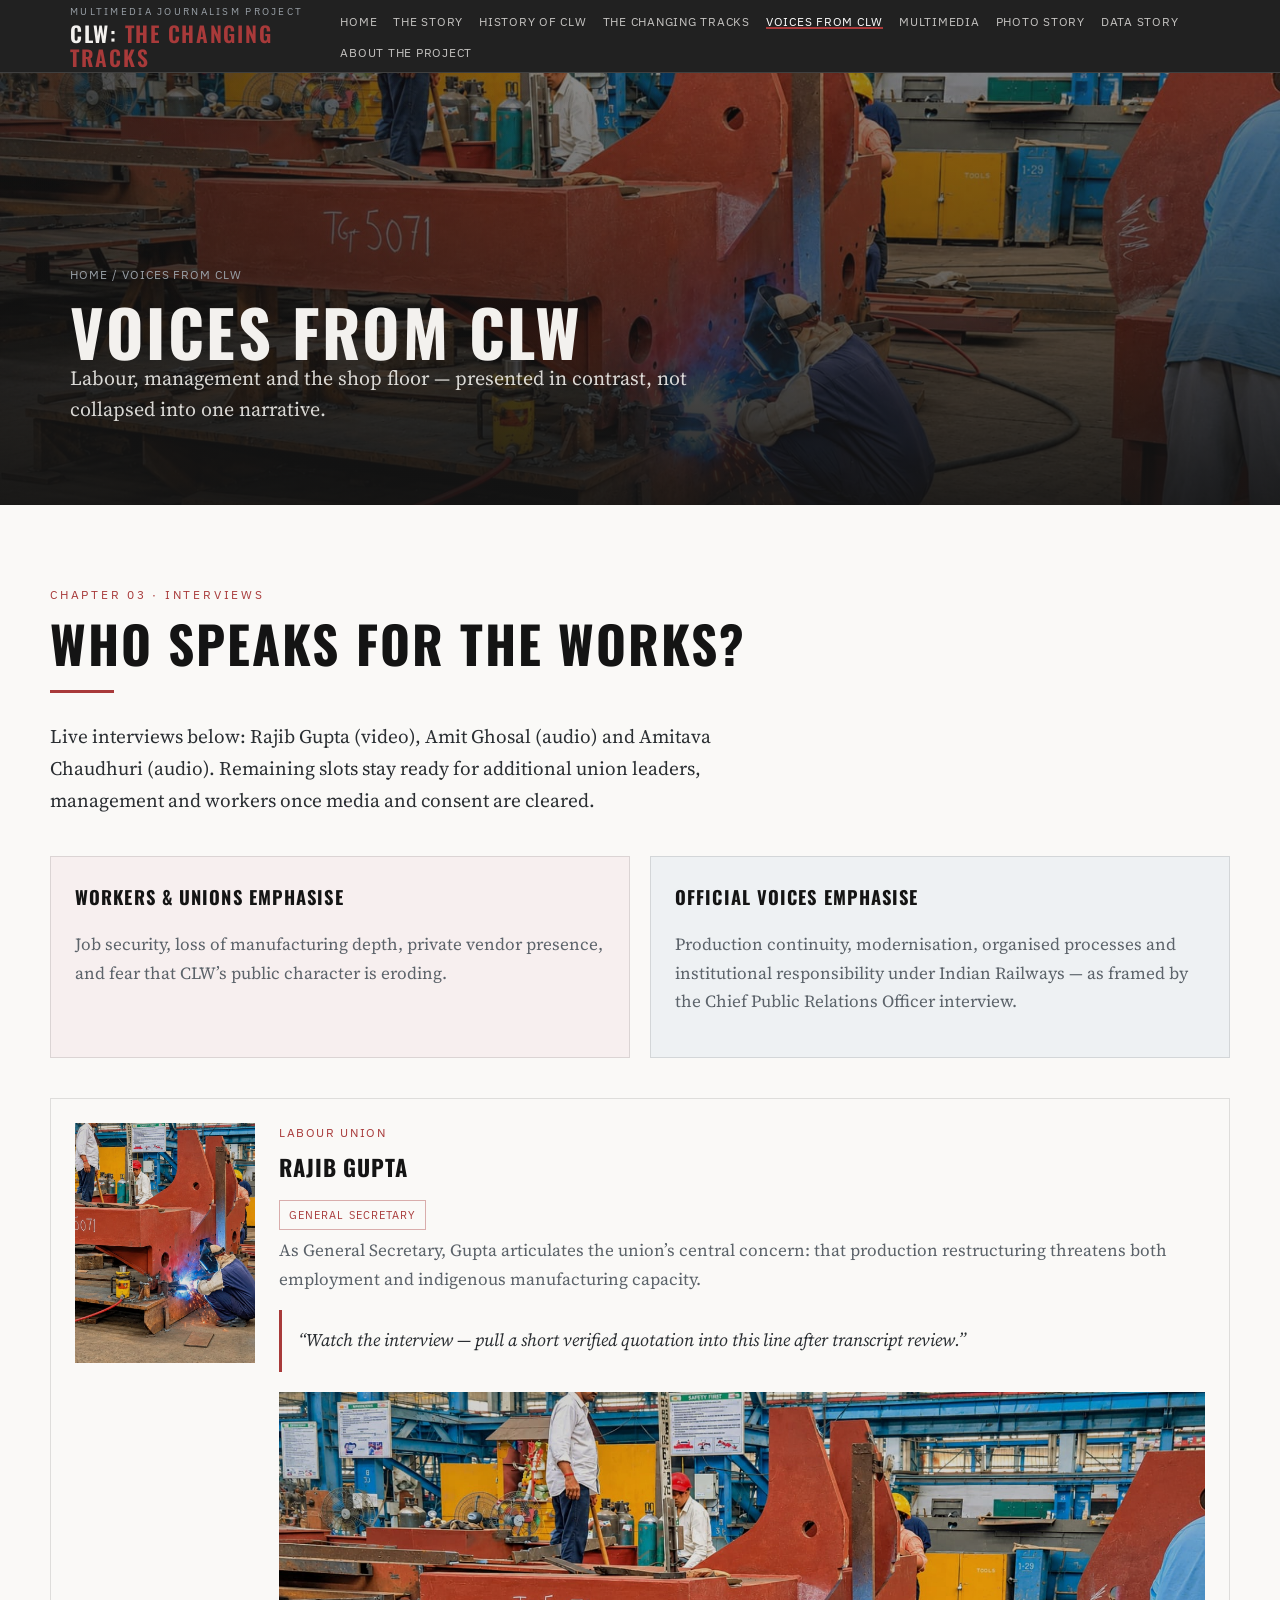
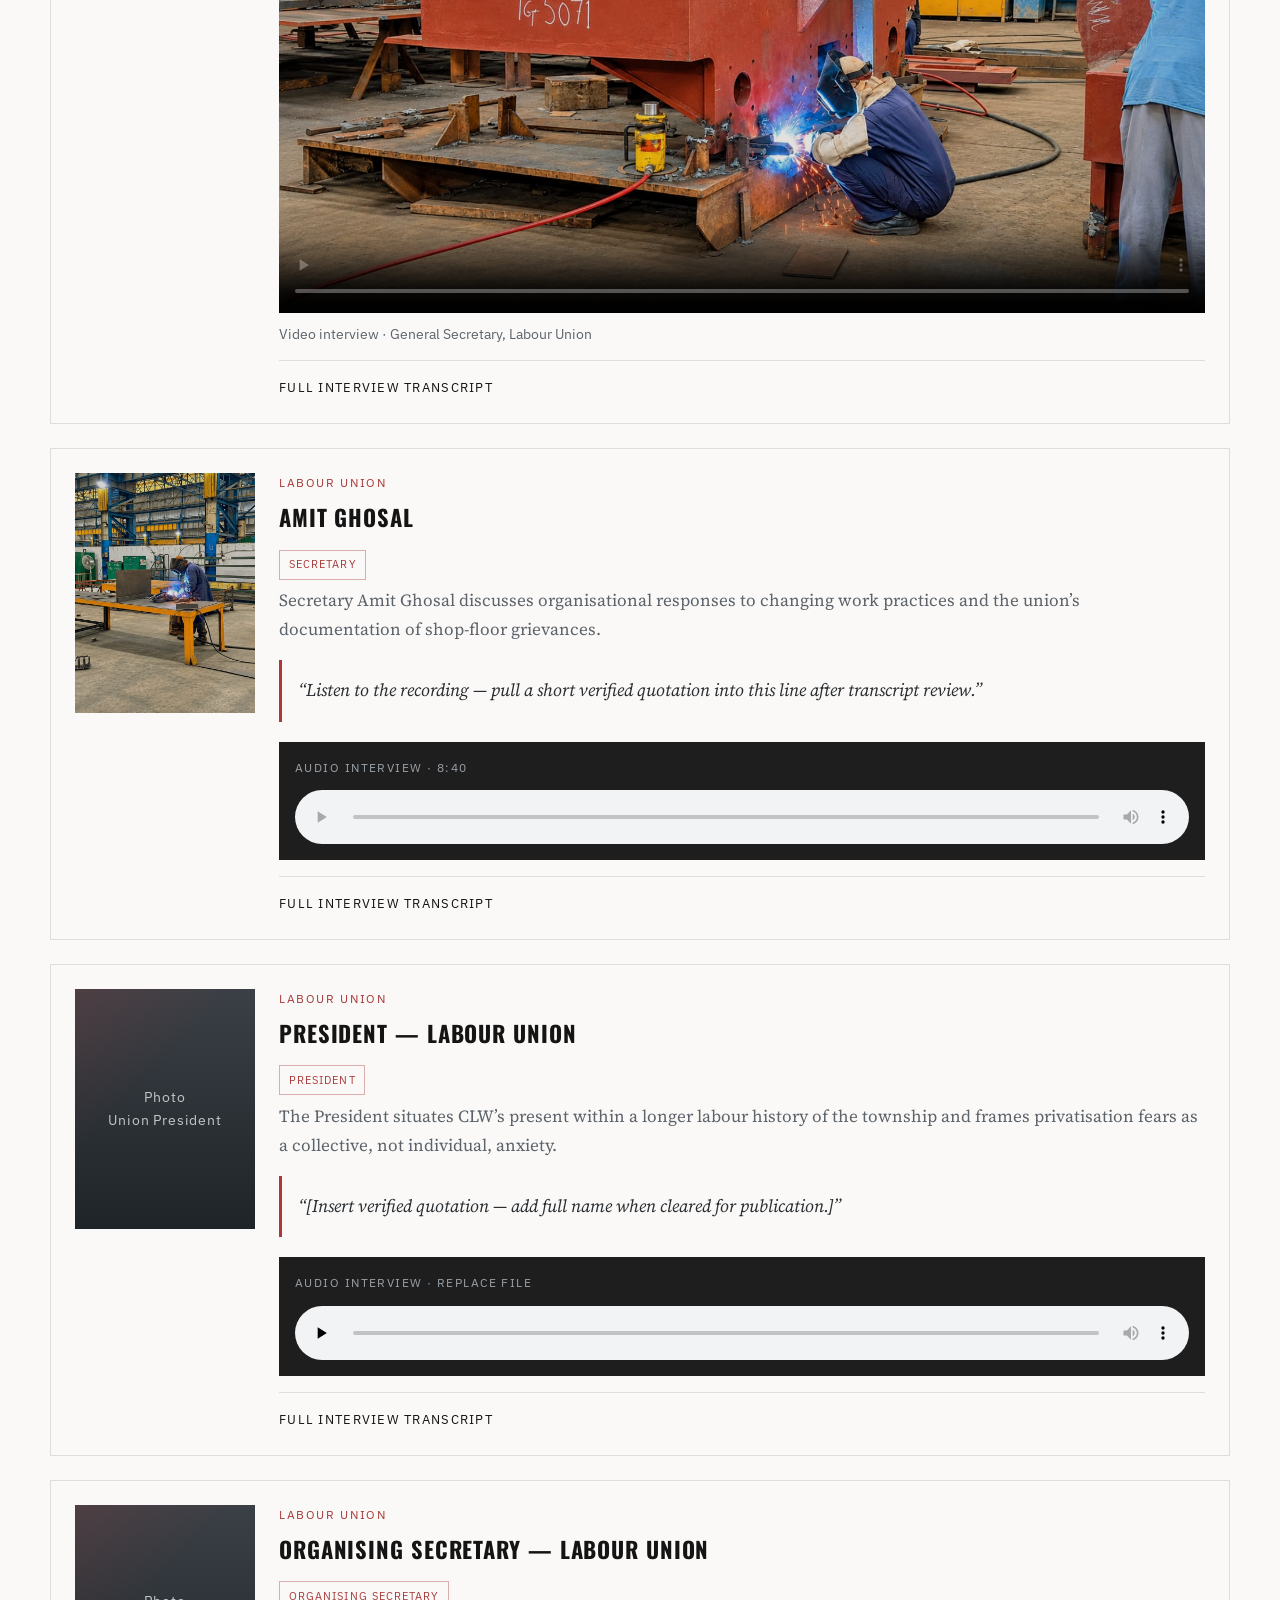
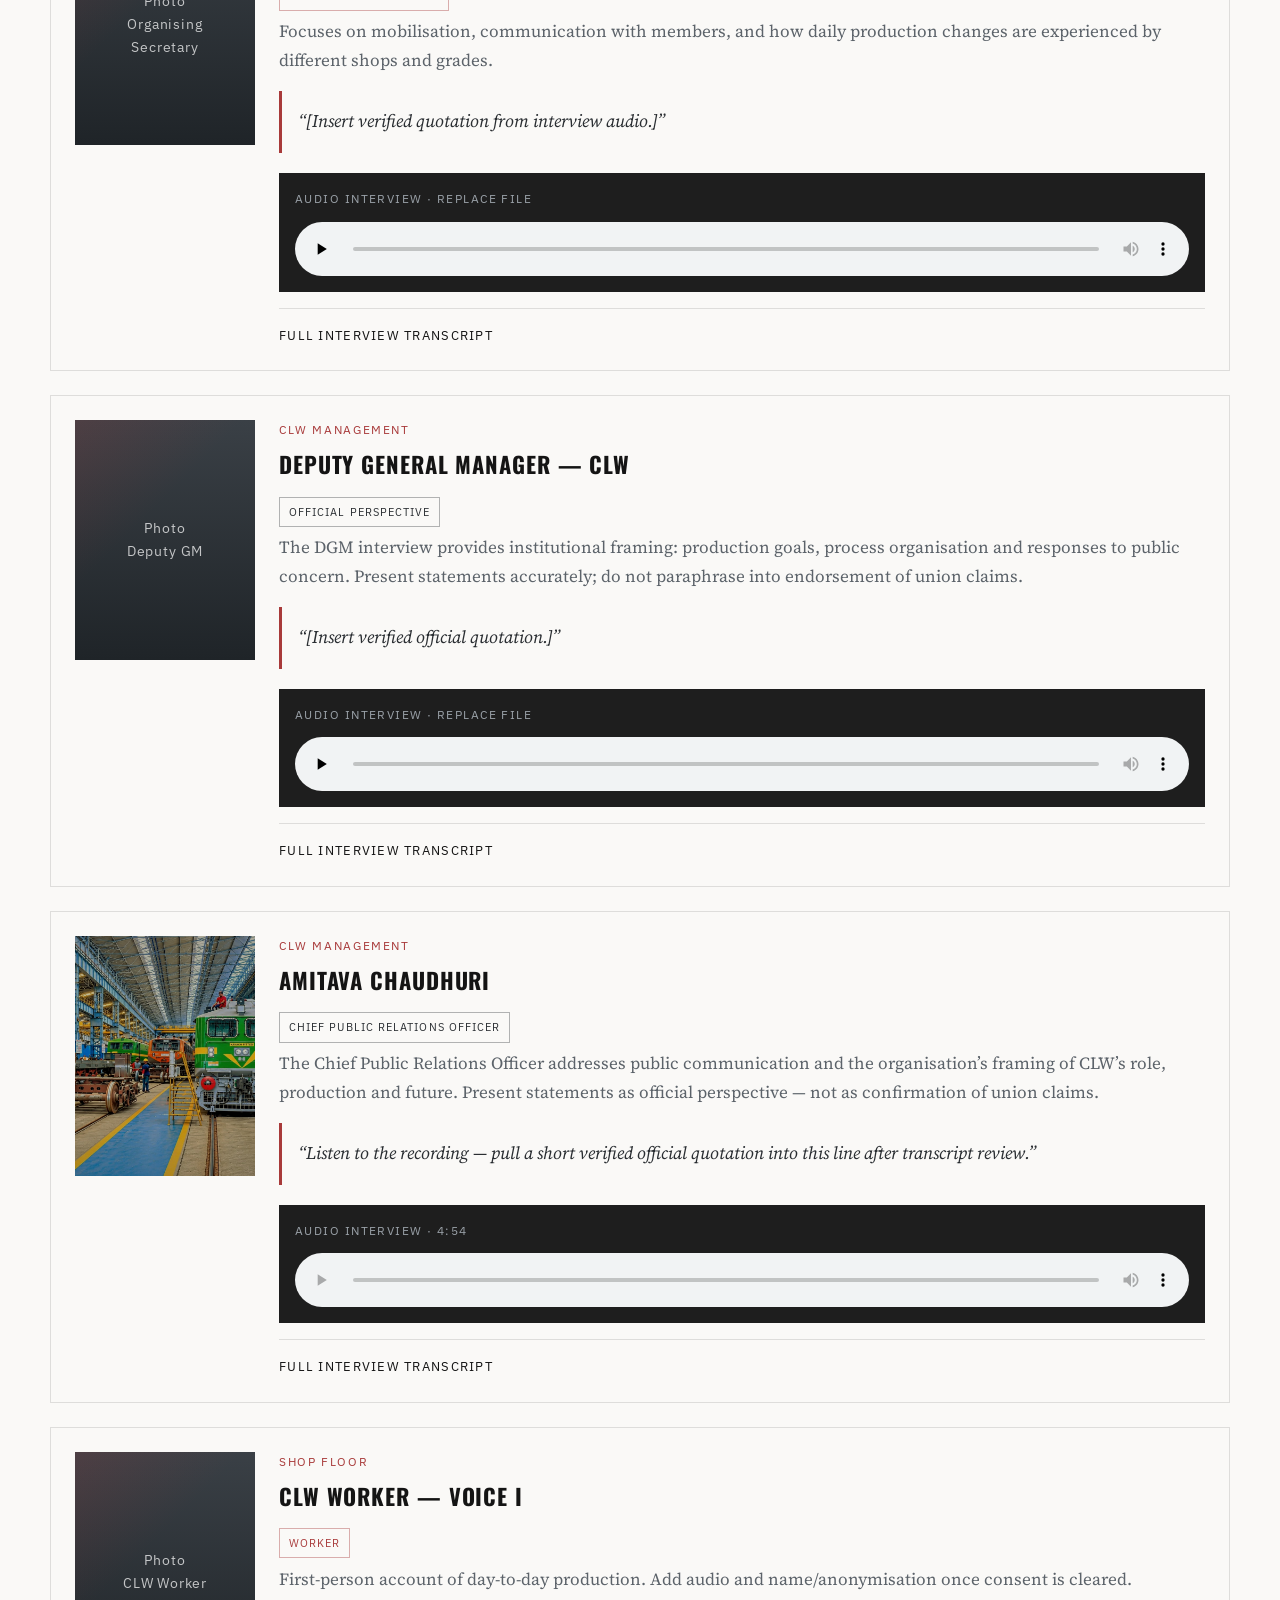
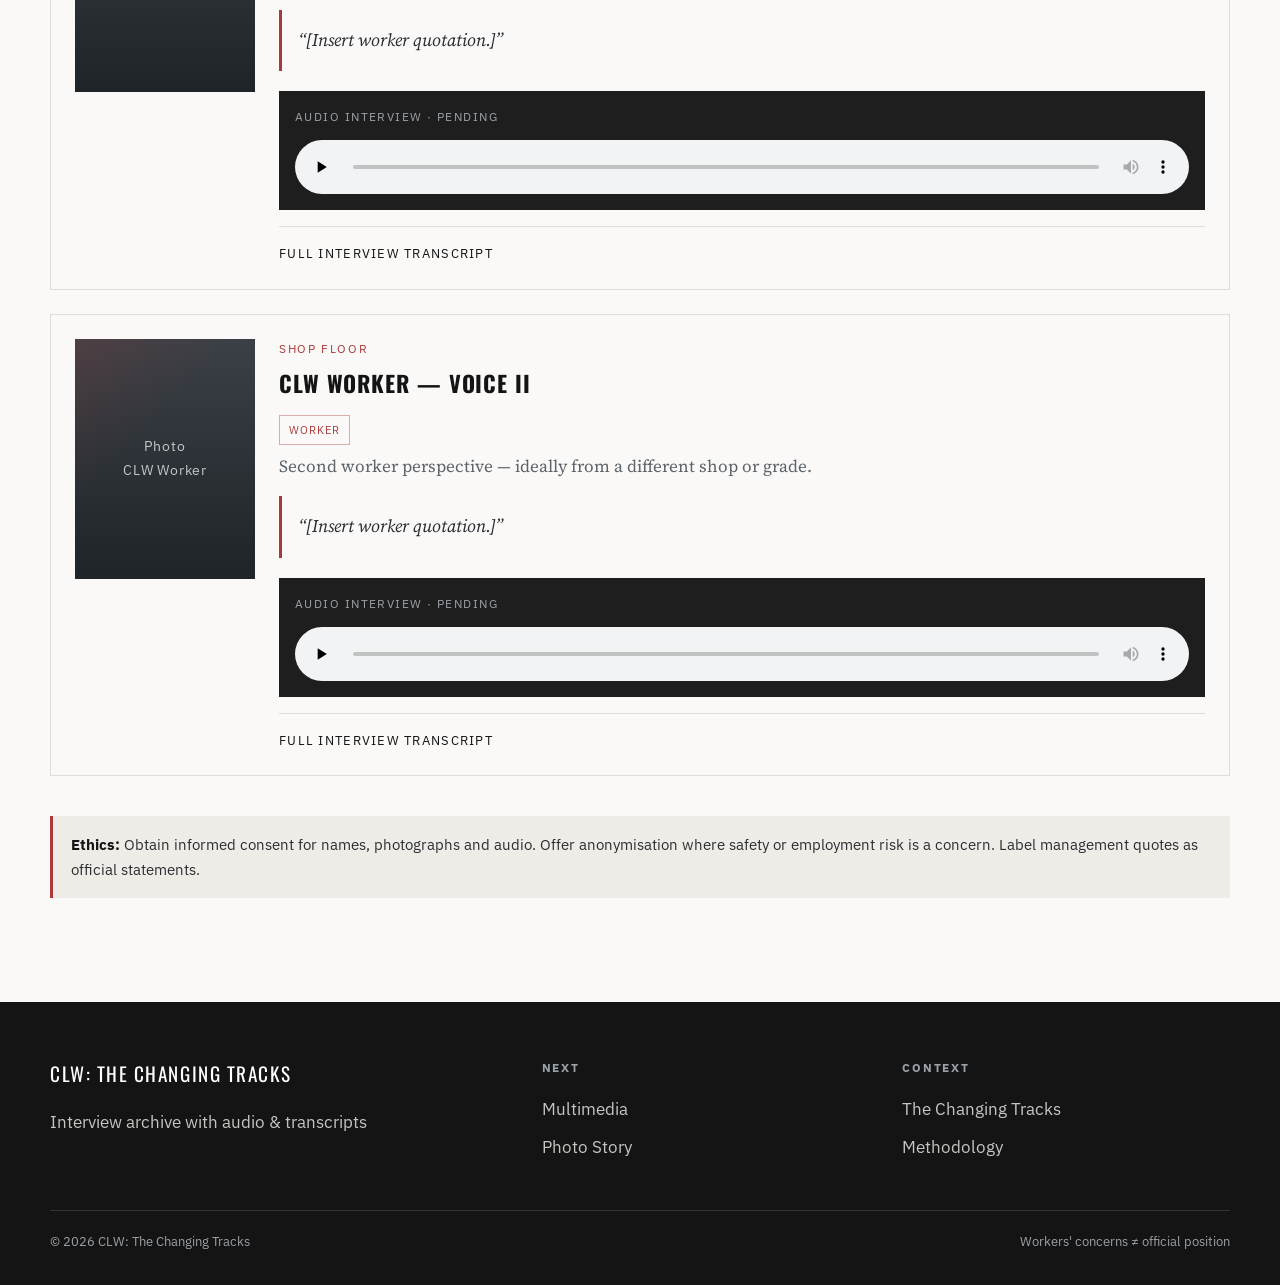
<file: voices.html>
<!DOCTYPE html>
<html lang="en">
<head>
  <meta charset="UTF-8" />
  <meta name="viewport" content="width=device-width, initial-scale=1" />
  <title>Voices from CLW | CLW: The Changing Tracks</title>
  <meta name="description" content="Interviews with CLW labour union leaders, management and workers — audio, quotations and transcripts." />
  <link rel="preconnect" href="https://fonts.googleapis.com" />
  <link rel="preconnect" href="https://fonts.gstatic.com" crossorigin />
  <link href="https://fonts.googleapis.com/css2?family=IBM+Plex+Sans:wght@400;500;600&family=Oswald:wght@500;600&family=Source+Serif+4:ital,opsz,wght@0,8..60,400;0,8..60,600;1,8..60,400&display=swap" rel="stylesheet" />
  <link rel="stylesheet" href="assets/css/style.css" />
</head>
<body>
  <a class="skip-link" href="#main">Skip to content</a>
  <header class="site-header">
    <div class="header-inner">
      <a class="brand" href="index.html">
        <span class="brand-kicker">Multimedia Journalism Project</span>
        <span class="brand-title">CLW: <span>The Changing Tracks</span></span>
      </a>
      <button class="nav-toggle" type="button" aria-label="Open menu" aria-expanded="false" aria-controls="site-nav"><span></span><span></span><span></span></button>
      <nav class="site-nav" id="site-nav" aria-label="Primary">
        <ul>
          <li><a href="index.html">Home</a></li>
          <li><a href="the-story.html">The Story</a></li>
          <li><a href="history.html">History of CLW</a></li>
          <li><a href="changing-tracks.html">The Changing Tracks</a></li>
          <li><a href="voices.html">Voices from CLW</a></li>
          <li><a href="multimedia.html">Multimedia</a></li>
          <li><a href="photo-story.html">Photo Story</a></li>
          <li><a href="data-story.html">Data Story</a></li>
          <li><a href="about.html">About the Project</a></li>
        </ul>
      </nav>
    </div>
  </header>

  <main id="main">
    <section class="page-hero">
      <div class="hero-media" aria-hidden="true">
        <img src="assets/images/photo-story/photo-01.jpeg" alt="" />
      </div>
      <div class="hero-overlay"></div>
      <div class="hero-content">
        <p class="breadcrumb"><a href="index.html">Home</a> / Voices from CLW</p>
        <h1>Voices from CLW</h1>
        <p class="hero-sub">Labour, management and the shop floor — presented in contrast, not collapsed into one narrative.</p>
      </div>
    </section>

    <section class="section">
      <div class="container">
        <div class="reveal" style="max-width:760px;margin-bottom:2.5rem;">
          <p class="section-kicker">Chapter 03 · Interviews</p>
          <h2 class="section-title">Who speaks for the works?</h2>
          <hr class="divider" />
          <p class="lead">Live interviews below: Rajib Gupta (video), Amit Ghosal (audio) and Amitava Chaudhuri (audio). Remaining slots stay ready for additional union leaders, management and workers once media and consent are cleared.</p>
        </div>

        <div class="contrast-panel reveal">
          <div class="contrast-box workers">
            <h3>Workers &amp; unions emphasise</h3>
            <p class="muted">Job security, loss of manufacturing depth, private vendor presence, and fear that CLW’s public character is eroding.</p>
          </div>
          <div class="contrast-box officials">
            <h3>Official voices emphasise</h3>
            <p class="muted">Production continuity, modernisation, organised processes and institutional responsibility under Indian Railways — as framed by the Chief Public Relations Officer interview.</p>
          </div>
        </div>

        <div class="voice-grid">
          <!-- 1 -->
          <article class="voice-card reveal" id="rajib-gupta">
            <div class="voice-photo"><img src="assets/images/photo-story/photo-01.jpeg" alt="Shop-floor context photo for Rajib Gupta interview" /></div>
            <div>
              <div class="voice-role">Labour Union</div>
              <h3>Rajib Gupta</h3>
              <span class="tag tag-worker">General Secretary</span>
              <p class="voice-intro">As General Secretary, Gupta articulates the union’s central concern: that production restructuring threatens both employment and indigenous manufacturing capacity.</p>
              <p class="quote-pull">“Watch the interview — pull a short verified quotation into this line after transcript review.”</p>
              <div class="video-shell has-video voice-video">
                <video controls preload="metadata" playsinline poster="assets/images/photo-story/photo-01.jpeg">
                  <source src="assets/video/rajib-gupta.mp4" type="video/mp4" />
                </video>
              </div>
              <p class="photo-caption">Video interview · General Secretary, Labour Union</p>
              <details class="transcript">
                <summary>Full interview transcript</summary>
                <div class="transcript-body">
                  <p><em>Transcript pending.</em> Paste the cleaned transcript here. Mark unclear audio with [inaudible] and distinguish interviewer (Q) from interviewee (A).</p>
                </div>
              </details>
            </div>
          </article>

          <!-- 2 -->
          <article class="voice-card reveal" id="amit-ghosal">
            <div class="voice-photo"><img src="assets/images/photo-story/photo-02.jpeg" alt="Workshop context photo for Amit Ghosal interview" /></div>
            <div>
              <div class="voice-role">Labour Union</div>
              <h3>Amit Ghosal</h3>
              <span class="tag tag-worker">Secretary</span>
              <p class="voice-intro">Secretary Amit Ghosal discusses organisational responses to changing work practices and the union’s documentation of shop-floor grievances.</p>
              <p class="quote-pull">“Listen to the recording — pull a short verified quotation into this line after transcript review.”</p>
              <div class="audio-player">
                <div class="player-label">Audio interview · 8:40</div>
                <audio controls preload="metadata">
                  <source src="assets/audio/amit-ghosal.mp4" type="audio/mp4" />
                </audio>
              </div>
              <details class="transcript">
                <summary>Full interview transcript</summary>
                <div class="transcript-body"><p><em>Transcript pending</em> for Amit Ghosal.</p></div>
              </details>
            </div>
          </article>

          <!-- 3 -->
          <article class="voice-card reveal" id="union-president">
            <div class="voice-photo"><div class="placeholder-photo">Photo<br />Union President</div></div>
            <div>
              <div class="voice-role">Labour Union</div>
              <h3>President — Labour Union</h3>
              <span class="tag tag-worker">President</span>
              <p class="voice-intro">The President situates CLW’s present within a longer labour history of the township and frames privatisation fears as a collective, not individual, anxiety.</p>
              <p class="quote-pull">“[Insert verified quotation — add full name when cleared for publication.]”</p>
              <div class="audio-player">
                <div class="player-label">Audio interview · replace file</div>
                <audio controls preload="none"><source src="assets/audio/union-president.mp3" type="audio/mpeg" /></audio>
              </div>
              <details class="transcript">
                <summary>Full interview transcript</summary>
                <div class="transcript-body"><p><em>Transcript placeholder</em> for Union President. Confirm name spelling and consent note.</p></div>
              </details>
            </div>
          </article>

          <!-- 4 -->
          <article class="voice-card reveal" id="organising-secretary">
            <div class="voice-photo"><div class="placeholder-photo">Photo<br />Organising Secretary</div></div>
            <div>
              <div class="voice-role">Labour Union</div>
              <h3>Organising Secretary — Labour Union</h3>
              <span class="tag tag-worker">Organising Secretary</span>
              <p class="voice-intro">Focuses on mobilisation, communication with members, and how daily production changes are experienced by different shops and grades.</p>
              <p class="quote-pull">“[Insert verified quotation from interview audio.]”</p>
              <div class="audio-player">
                <div class="player-label">Audio interview · replace file</div>
                <audio controls preload="none"><source src="assets/audio/organising-secretary.mp3" type="audio/mpeg" /></audio>
              </div>
              <details class="transcript">
                <summary>Full interview transcript</summary>
                <div class="transcript-body"><p><em>Transcript placeholder</em> for Organising Secretary.</p></div>
              </details>
            </div>
          </article>

          <!-- 5 Official -->
          <article class="voice-card reveal" id="official">
            <div class="voice-photo"><div class="placeholder-photo">Photo<br />Deputy GM</div></div>
            <div>
              <div class="voice-role">CLW Management</div>
              <h3>Deputy General Manager — CLW</h3>
              <span class="tag tag-official">Official perspective</span>
              <p class="voice-intro">The DGM interview provides institutional framing: production goals, process organisation and responses to public concern. Present statements accurately; do not paraphrase into endorsement of union claims.</p>
              <p class="quote-pull">“[Insert verified official quotation.]”</p>
              <div class="audio-player">
                <div class="player-label">Audio interview · replace file</div>
                <audio controls preload="none"><source src="assets/audio/dgm-clw.mp3" type="audio/mpeg" /></audio>
              </div>
              <details class="transcript">
                <summary>Full interview transcript</summary>
                <div class="transcript-body"><p><em>Transcript placeholder</em> for Deputy General Manager. Include on-record / off-record boundaries if any.</p></div>
              </details>
            </div>
          </article>

          <!-- 6 PRO -->
          <article class="voice-card reveal" id="pro">
            <div class="voice-photo"><img src="assets/images/photo-story/photo-03.jpeg" alt="CLW production context for official interview" /></div>
            <div>
              <div class="voice-role">CLW Management</div>
              <h3>Amitava Chaudhuri</h3>
              <span class="tag tag-official">Chief Public Relations Officer</span>
              <p class="voice-intro">The Chief Public Relations Officer addresses public communication and the organisation’s framing of CLW’s role, production and future. Present statements as official perspective — not as confirmation of union claims.</p>
              <p class="quote-pull">“Listen to the recording — pull a short verified official quotation into this line after transcript review.”</p>
              <div class="audio-player">
                <div class="player-label">Audio interview · 4:54</div>
                <audio controls preload="metadata">
                  <source src="assets/audio/amitava-chaudhuri.mp4" type="audio/mp4" />
                </audio>
              </div>
              <details class="transcript">
                <summary>Full interview transcript</summary>
                <div class="transcript-body"><p><em>Transcript pending</em> for Amitava Chaudhuri, Chief Public Relations Officer.</p></div>
              </details>
            </div>
          </article>

          <!-- 7 Worker A -->
          <article class="voice-card reveal" id="worker-a">
            <div class="voice-photo"><div class="placeholder-photo">Photo<br />CLW Worker</div></div>
            <div>
              <div class="voice-role">Shop floor</div>
              <h3>CLW Worker — Voice I</h3>
              <span class="tag tag-worker">Worker</span>
              <p class="voice-intro">First-person account of day-to-day production. Add audio and name/anonymisation once consent is cleared.</p>
              <p class="quote-pull">“[Insert worker quotation.]”</p>
              <div class="audio-player">
                <div class="player-label">Audio interview · pending</div>
                <audio controls preload="none"><source src="assets/audio/worker-01.mp3" type="audio/mpeg" /></audio>
              </div>
              <details class="transcript">
                <summary>Full interview transcript</summary>
                <div class="transcript-body"><p><em>Transcript placeholder</em> for Worker I.</p></div>
              </details>
            </div>
          </article>

          <!-- 8 Worker B -->
          <article class="voice-card reveal" id="worker-b">
            <div class="voice-photo"><div class="placeholder-photo">Photo<br />CLW Worker</div></div>
            <div>
              <div class="voice-role">Shop floor</div>
              <h3>CLW Worker — Voice II</h3>
              <span class="tag tag-worker">Worker</span>
              <p class="voice-intro">Second worker perspective — ideally from a different shop or grade.</p>
              <p class="quote-pull">“[Insert worker quotation.]”</p>
              <div class="audio-player">
                <div class="player-label">Audio interview · pending</div>
                <audio controls preload="none"><source src="assets/audio/worker-02.mp3" type="audio/mpeg" /></audio>
              </div>
              <details class="transcript">
                <summary>Full interview transcript</summary>
                <div class="transcript-body"><p><em>Transcript placeholder</em> for Worker II.</p></div>
              </details>
            </div>
          </article>
        </div>

        <div class="note-box reveal" style="margin-top:2.5rem;">
          <strong>Ethics:</strong> Obtain informed consent for names, photographs and audio. Offer anonymisation where safety or employment risk is a concern. Label management quotes as official statements.
        </div>
      </div>
    </section>
  </main>

  <footer class="site-footer">
    <div class="footer-grid">
      <div><div class="footer-brand">CLW: The Changing Tracks</div><p>Interview archive with audio &amp; transcripts</p></div>
      <div><h4>Next</h4><ul><li><a href="multimedia.html">Multimedia</a></li><li><a href="photo-story.html">Photo Story</a></li></ul></div>
      <div><h4>Context</h4><ul><li><a href="changing-tracks.html">The Changing Tracks</a></li><li><a href="about.html">Methodology</a></li></ul></div>
    </div>
    <div class="footer-bottom"><span>© 2026 CLW: The Changing Tracks</span><span>Workers' concerns ≠ official position</span></div>
  </footer>
  <script src="assets/js/main.js"></script>
</body>
</html>
</file>
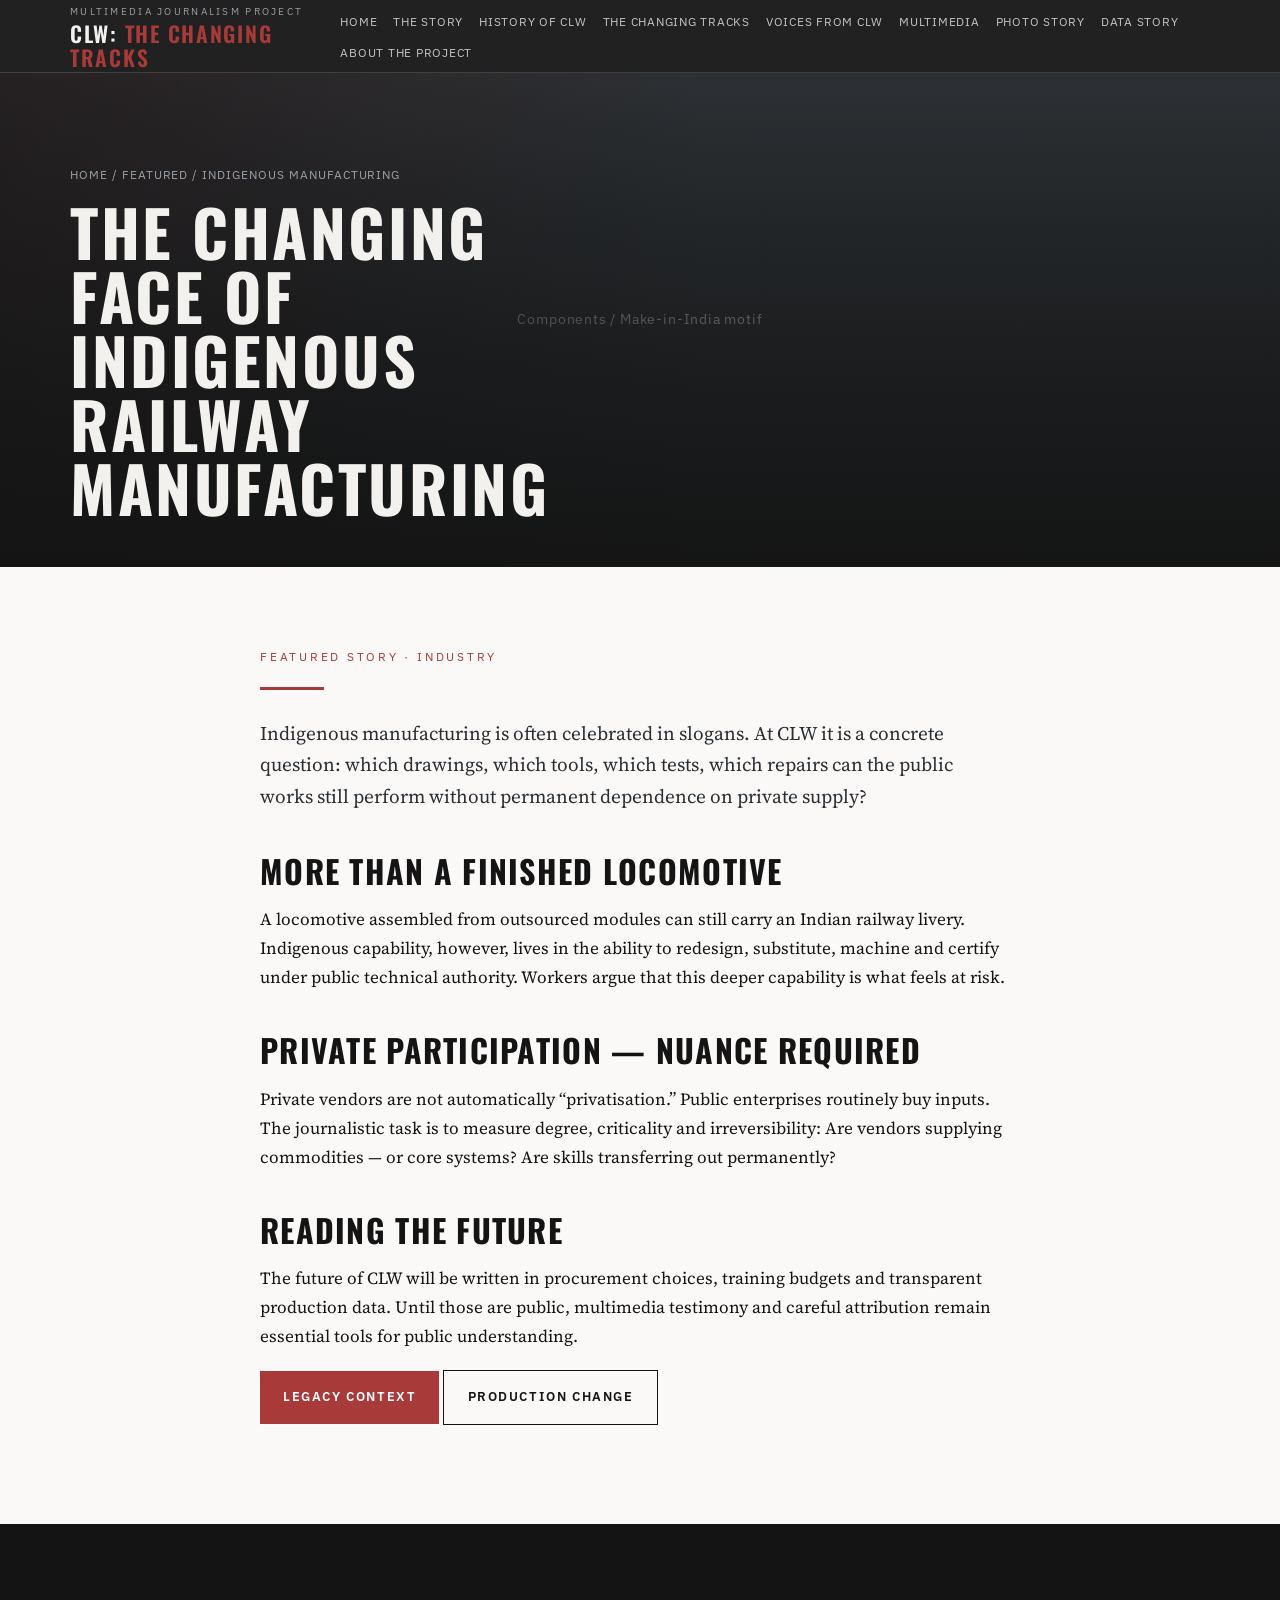
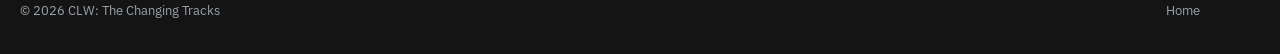
<file: stories/indigenous-manufacturing.html>
<!DOCTYPE html>
<html lang="en">
<head>
  <meta charset="UTF-8" />
  <meta name="viewport" content="width=device-width, initial-scale=1" />
  <title>The Changing Face of Indigenous Railway Manufacturing | CLW: The Changing Tracks</title>
  <meta name="description" content="What indigenous railway manufacturing means when production processes and private supply chains reshape public-sector locomotive works." />
  <link rel="preconnect" href="https://fonts.googleapis.com" />
  <link rel="preconnect" href="https://fonts.gstatic.com" crossorigin />
  <link href="https://fonts.googleapis.com/css2?family=IBM+Plex+Sans:wght@400;500;600&family=Oswald:wght@500;600&family=Source+Serif+4:ital,opsz,wght@0,8..60,400;0,8..60,600;1,8..60,400&display=swap" rel="stylesheet" />
  <link rel="stylesheet" href="../assets/css/style.css" />
</head>
<body>
  <a class="skip-link" href="#main">Skip to content</a>
  <header class="site-header">
    <div class="header-inner">
      <a class="brand" href="../index.html"><span class="brand-kicker">Multimedia Journalism Project</span><span class="brand-title">CLW: <span>The Changing Tracks</span></span></a>
      <button class="nav-toggle" type="button" aria-label="Open menu" aria-expanded="false" aria-controls="site-nav"><span></span><span></span><span></span></button>
      <nav class="site-nav" id="site-nav" aria-label="Primary">
        <ul>
          <li><a href="../index.html">Home</a></li>
          <li><a href="../the-story.html">The Story</a></li>
          <li><a href="../history.html">History of CLW</a></li>
          <li><a href="../changing-tracks.html">The Changing Tracks</a></li>
          <li><a href="../voices.html">Voices from CLW</a></li>
          <li><a href="../multimedia.html">Multimedia</a></li>
          <li><a href="../photo-story.html">Photo Story</a></li>
          <li><a href="../data-story.html">Data Story</a></li>
          <li><a href="../about.html">About the Project</a></li>
        </ul>
      </nav>
    </div>
  </header>
  <main id="main">
    <section class="page-hero">
      <div class="hero-media" aria-hidden="true"><div class="placeholder-photo hero-ph">Components / Make-in-India motif</div></div>
      <div class="hero-overlay"></div>
      <div class="hero-content">
        <p class="breadcrumb"><a href="../index.html">Home</a> / Featured / Indigenous Manufacturing</p>
        <h1>The Changing Face of Indigenous Railway Manufacturing</h1>
      </div>
    </section>
    <section class="section">
      <article class="article prose reveal">
        <p class="section-kicker">Featured story · Industry</p>
        <hr class="divider" />
        <p class="lead">Indigenous manufacturing is often celebrated in slogans. At CLW it is a concrete question: which drawings, which tools, which tests, which repairs can the public works still perform without permanent dependence on private supply?</p>
        <h2>More than a finished locomotive</h2>
        <p>A locomotive assembled from outsourced modules can still carry an Indian railway livery. Indigenous capability, however, lives in the ability to redesign, substitute, machine and certify under public technical authority. Workers argue that this deeper capability is what feels at risk.</p>
        <h2>Private participation — nuance required</h2>
        <p>Private vendors are not automatically “privatisation.” Public enterprises routinely buy inputs. The journalistic task is to measure degree, criticality and irreversibility: Are vendors supplying commodities — or core systems? Are skills transferring out permanently?</p>
        <h2>Reading the future</h2>
        <p>The future of CLW will be written in procurement choices, training budgets and transparent production data. Until those are public, multimedia testimony and careful attribution remain essential tools for public understanding.</p>
        <p><a class="btn" href="../history.html">Legacy context</a> <a class="btn btn-outline" href="../changing-tracks.html">Production change</a></p>
      </article>
    </section>
  </main>
  <footer class="site-footer">
    <div class="footer-bottom" style="border:none;margin:0;max-width:1180px;"><span>© 2026 CLW: The Changing Tracks</span><span><a href="../index.html">Home</a></span></div>
  </footer>
  <script src="../assets/js/main.js"></script>
</body>
</html>
</file>
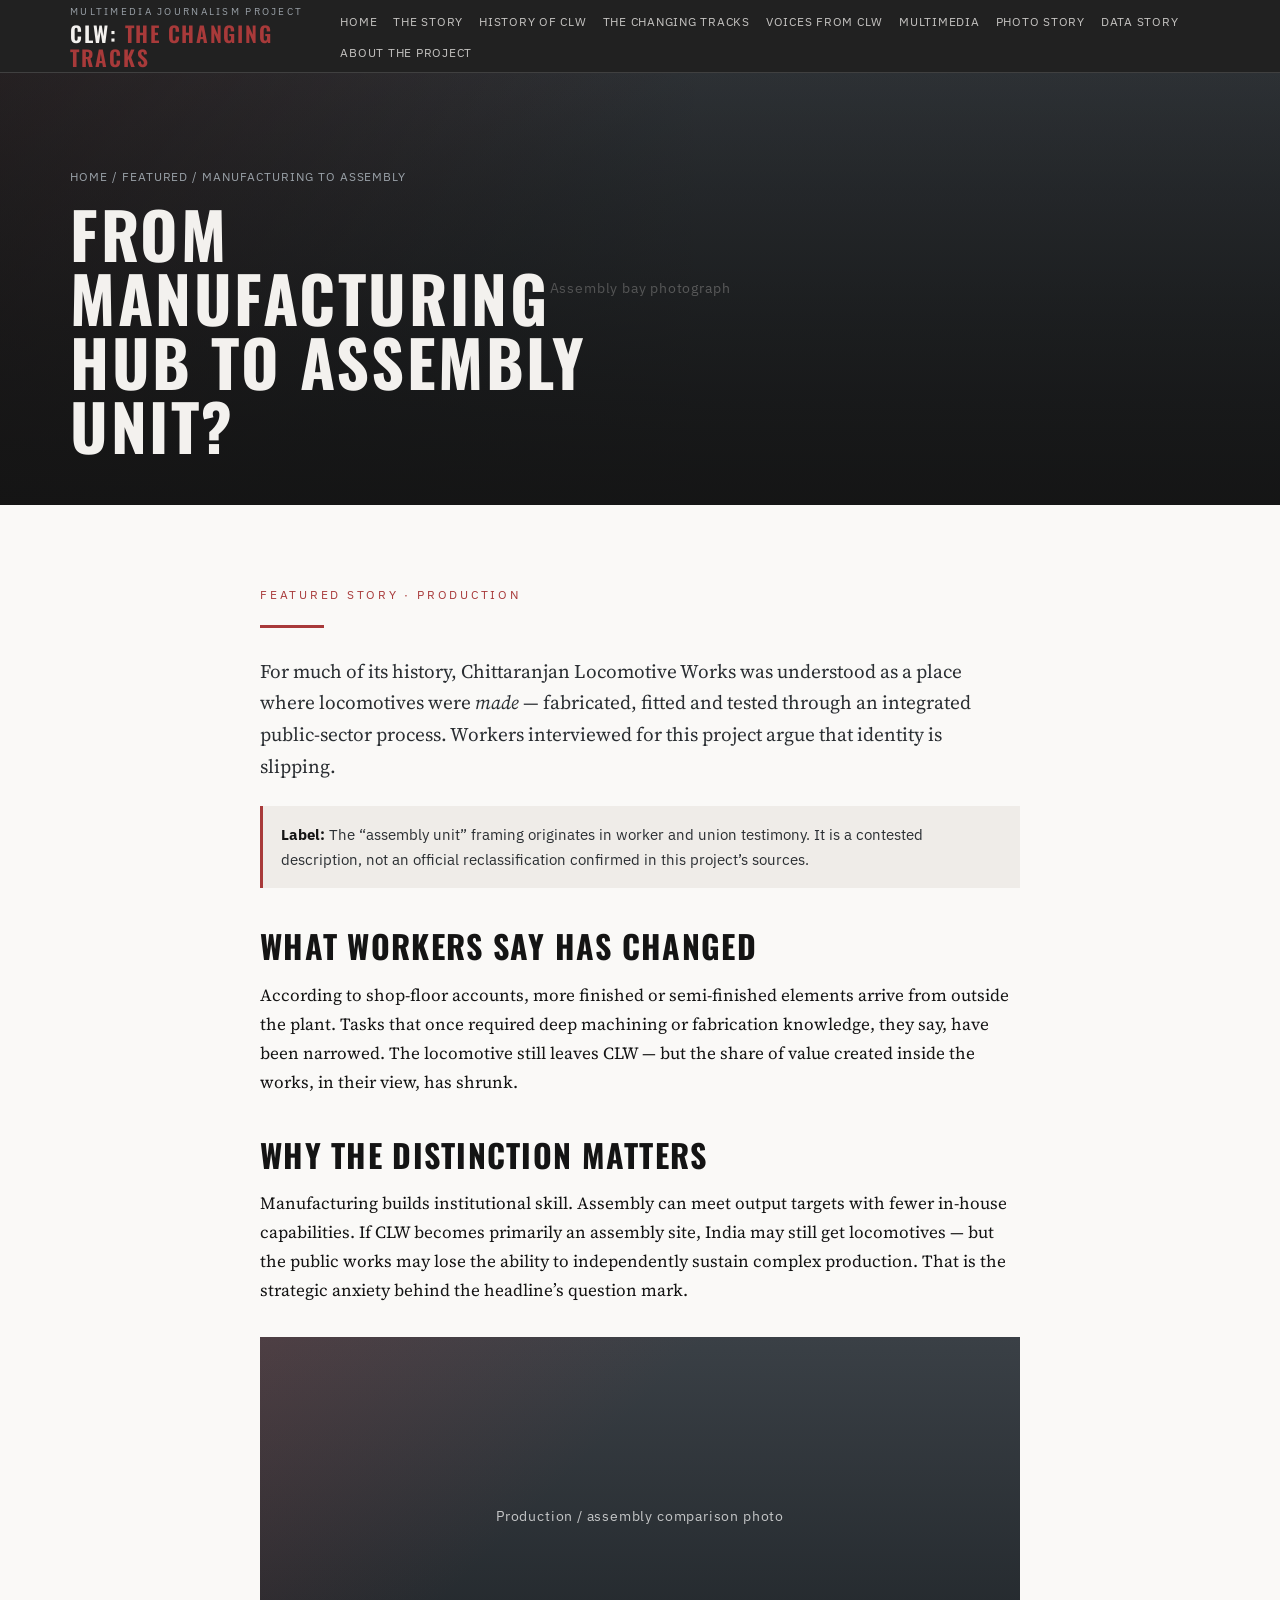
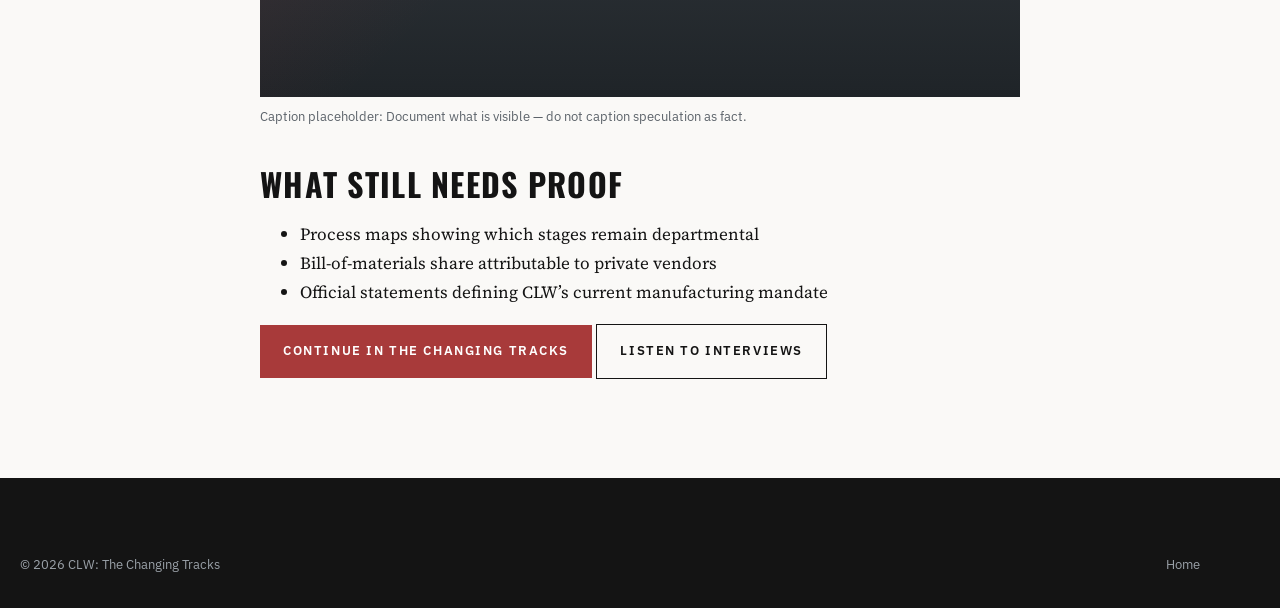
<file: stories/manufacturing-to-assembly.html>
<!DOCTYPE html>
<html lang="en">
<head>
  <meta charset="UTF-8" />
  <meta name="viewport" content="width=device-width, initial-scale=1" />
  <title>From Manufacturing Hub to Assembly Unit? | CLW: The Changing Tracks</title>
  <meta name="description" content="Workers describe a shift from end-to-end locomotive manufacturing toward assembly-oriented production at CLW." />
  <link rel="preconnect" href="https://fonts.googleapis.com" />
  <link rel="preconnect" href="https://fonts.gstatic.com" crossorigin />
  <link href="https://fonts.googleapis.com/css2?family=IBM+Plex+Sans:wght@400;500;600&family=Oswald:wght@500;600&family=Source+Serif+4:ital,opsz,wght@0,8..60,400;0,8..60,600;1,8..60,400&display=swap" rel="stylesheet" />
  <link rel="stylesheet" href="../assets/css/style.css" />
</head>
<body>
  <a class="skip-link" href="#main">Skip to content</a>
  <header class="site-header">
    <div class="header-inner">
      <a class="brand" href="../index.html"><span class="brand-kicker">Multimedia Journalism Project</span><span class="brand-title">CLW: <span>The Changing Tracks</span></span></a>
      <button class="nav-toggle" type="button" aria-label="Open menu" aria-expanded="false" aria-controls="site-nav"><span></span><span></span><span></span></button>
      <nav class="site-nav" id="site-nav" aria-label="Primary">
        <ul>
          <li><a href="../index.html">Home</a></li>
          <li><a href="../the-story.html">The Story</a></li>
          <li><a href="../history.html">History of CLW</a></li>
          <li><a href="../changing-tracks.html">The Changing Tracks</a></li>
          <li><a href="../voices.html">Voices from CLW</a></li>
          <li><a href="../multimedia.html">Multimedia</a></li>
          <li><a href="../photo-story.html">Photo Story</a></li>
          <li><a href="../data-story.html">Data Story</a></li>
          <li><a href="../about.html">About the Project</a></li>
        </ul>
      </nav>
    </div>
  </header>
  <main id="main">
    <section class="page-hero">
      <div class="hero-media" aria-hidden="true"><div class="placeholder-photo hero-ph">Assembly bay photograph</div></div>
      <div class="hero-overlay"></div>
      <div class="hero-content">
        <p class="breadcrumb"><a href="../index.html">Home</a> / Featured / Manufacturing to Assembly</p>
        <h1>From Manufacturing Hub to Assembly Unit?</h1>
      </div>
    </section>
    <section class="section">
      <article class="article prose reveal">
        <p class="section-kicker">Featured story · Production</p>
        <hr class="divider" />
        <p class="lead">For much of its history, Chittaranjan Locomotive Works was understood as a place where locomotives were <em>made</em> — fabricated, fitted and tested through an integrated public-sector process. Workers interviewed for this project argue that identity is slipping.</p>
        <div class="note-box"><strong>Label:</strong> The “assembly unit” framing originates in worker and union testimony. It is a contested description, not an official reclassification confirmed in this project’s sources.</div>
        <h2>What workers say has changed</h2>
        <p>According to shop-floor accounts, more finished or semi-finished elements arrive from outside the plant. Tasks that once required deep machining or fabrication knowledge, they say, have been narrowed. The locomotive still leaves CLW — but the share of value created inside the works, in their view, has shrunk.</p>
        <h2>Why the distinction matters</h2>
        <p>Manufacturing builds institutional skill. Assembly can meet output targets with fewer in-house capabilities. If CLW becomes primarily an assembly site, India may still get locomotives — but the public works may lose the ability to independently sustain complex production. That is the strategic anxiety behind the headline’s question mark.</p>
        <figure class="figure">
          <div class="placeholder-photo tall">Production / assembly comparison photo</div>
          <figcaption>Caption placeholder: Document what is visible — do not caption speculation as fact.</figcaption>
        </figure>
        <h2>What still needs proof</h2>
        <ul>
          <li>Process maps showing which stages remain departmental</li>
          <li>Bill-of-materials share attributable to private vendors</li>
          <li>Official statements defining CLW’s current manufacturing mandate</li>
        </ul>
        <p><a class="btn" href="../changing-tracks.html">Continue in The Changing Tracks</a> <a class="btn btn-outline" href="../voices.html">Listen to interviews</a></p>
      </article>
    </section>
  </main>
  <footer class="site-footer">
    <div class="footer-bottom" style="border:none;margin:0;max-width:1180px;"><span>© 2026 CLW: The Changing Tracks</span><span><a href="../index.html">Home</a></span></div>
  </footer>
  <script src="../assets/js/main.js"></script>
</body>
</html>
</file>
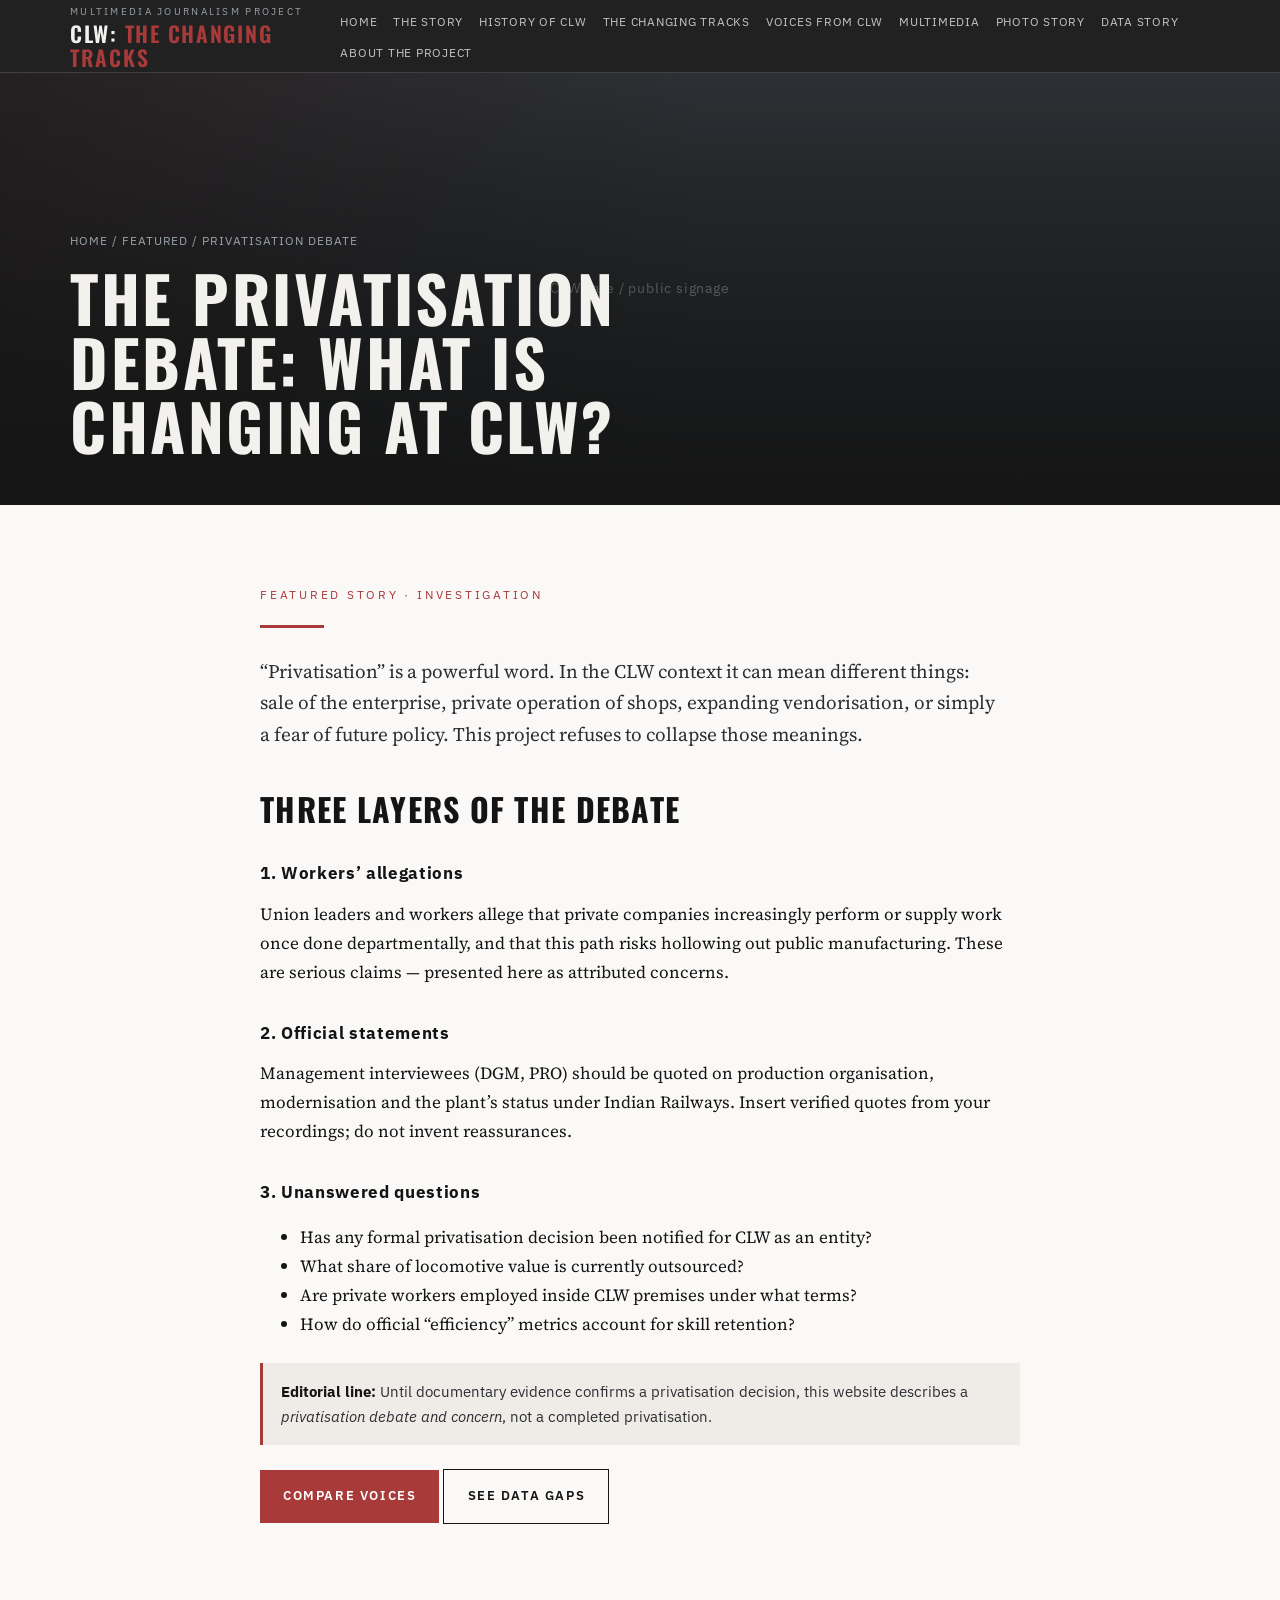
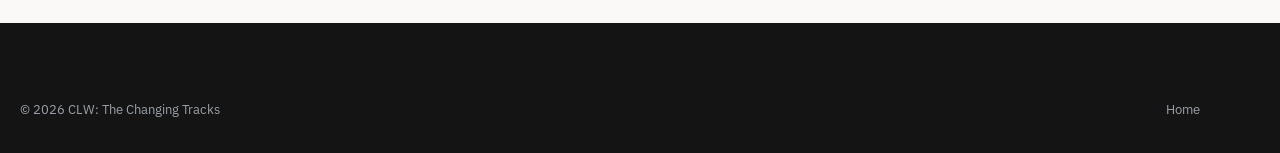
<file: stories/privatisation-debate.html>
<!DOCTYPE html>
<html lang="en">
<head>
  <meta charset="UTF-8" />
  <meta name="viewport" content="width=device-width, initial-scale=1" />
  <title>The Privatisation Debate | CLW: The Changing Tracks</title>
  <meta name="description" content="Separating allegations, official positions and open questions in the privatisation debate around Chittaranjan Locomotive Works." />
  <link rel="preconnect" href="https://fonts.googleapis.com" />
  <link rel="preconnect" href="https://fonts.gstatic.com" crossorigin />
  <link href="https://fonts.googleapis.com/css2?family=IBM+Plex+Sans:wght@400;500;600&family=Oswald:wght@500;600&family=Source+Serif+4:ital,opsz,wght@0,8..60,400;0,8..60,600;1,8..60,400&display=swap" rel="stylesheet" />
  <link rel="stylesheet" href="../assets/css/style.css" />
</head>
<body>
  <a class="skip-link" href="#main">Skip to content</a>
  <header class="site-header">
    <div class="header-inner">
      <a class="brand" href="../index.html"><span class="brand-kicker">Multimedia Journalism Project</span><span class="brand-title">CLW: <span>The Changing Tracks</span></span></a>
      <button class="nav-toggle" type="button" aria-label="Open menu" aria-expanded="false" aria-controls="site-nav"><span></span><span></span><span></span></button>
      <nav class="site-nav" id="site-nav" aria-label="Primary">
        <ul>
          <li><a href="../index.html">Home</a></li>
          <li><a href="../the-story.html">The Story</a></li>
          <li><a href="../history.html">History of CLW</a></li>
          <li><a href="../changing-tracks.html">The Changing Tracks</a></li>
          <li><a href="../voices.html">Voices from CLW</a></li>
          <li><a href="../multimedia.html">Multimedia</a></li>
          <li><a href="../photo-story.html">Photo Story</a></li>
          <li><a href="../data-story.html">Data Story</a></li>
          <li><a href="../about.html">About the Project</a></li>
        </ul>
      </nav>
    </div>
  </header>
  <main id="main">
    <section class="page-hero">
      <div class="hero-media" aria-hidden="true"><div class="placeholder-photo hero-ph">CLW gate / public signage</div></div>
      <div class="hero-overlay"></div>
      <div class="hero-content">
        <p class="breadcrumb"><a href="../index.html">Home</a> / Featured / Privatisation Debate</p>
        <h1>The Privatisation Debate: What Is Changing at CLW?</h1>
      </div>
    </section>
    <section class="section">
      <article class="article prose reveal">
        <p class="section-kicker">Featured story · Investigation</p>
        <hr class="divider" />
        <p class="lead">“Privatisation” is a powerful word. In the CLW context it can mean different things: sale of the enterprise, private operation of shops, expanding vendorisation, or simply a fear of future policy. This project refuses to collapse those meanings.</p>
        <h2>Three layers of the debate</h2>
        <h3>1. Workers’ allegations</h3>
        <p>Union leaders and workers allege that private companies increasingly perform or supply work once done departmentally, and that this path risks hollowing out public manufacturing. These are serious claims — presented here as attributed concerns.</p>
        <h3>2. Official statements</h3>
        <p>Management interviewees (DGM, PRO) should be quoted on production organisation, modernisation and the plant’s status under Indian Railways. Insert verified quotes from your recordings; do not invent reassurances.</p>
        <h3>3. Unanswered questions</h3>
        <ul>
          <li>Has any formal privatisation decision been notified for CLW as an entity?</li>
          <li>What share of locomotive value is currently outsourced?</li>
          <li>Are private workers employed inside CLW premises under what terms?</li>
          <li>How do official “efficiency” metrics account for skill retention?</li>
        </ul>
        <div class="note-box"><strong>Editorial line:</strong> Until documentary evidence confirms a privatisation decision, this website describes a <em>privatisation debate and concern</em>, not a completed privatisation.</div>
        <p><a class="btn" href="../voices.html">Compare voices</a> <a class="btn btn-outline" href="../data-story.html">See data gaps</a></p>
      </article>
    </section>
  </main>
  <footer class="site-footer">
    <div class="footer-bottom" style="border:none;margin:0;max-width:1180px;"><span>© 2026 CLW: The Changing Tracks</span><span><a href="../index.html">Home</a></span></div>
  </footer>
  <script src="../assets/js/main.js"></script>
</body>
</html>
</file>
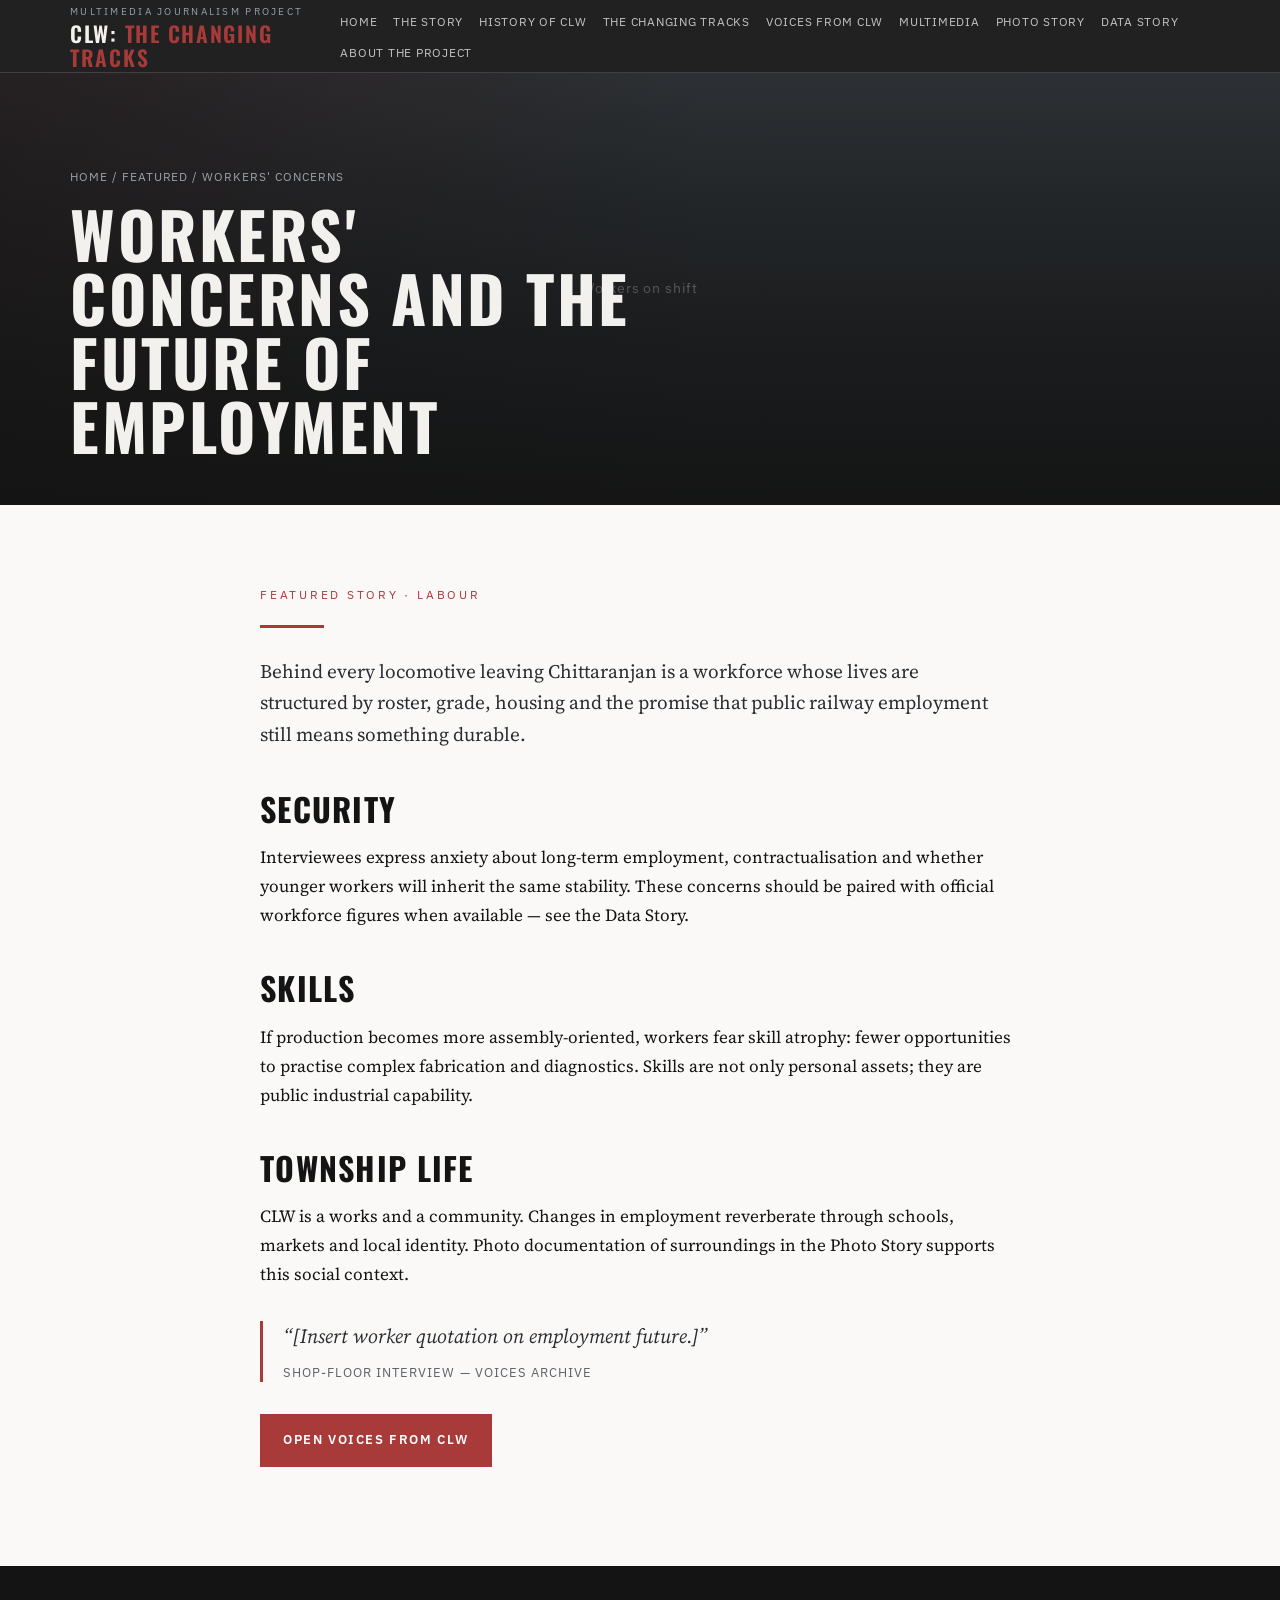
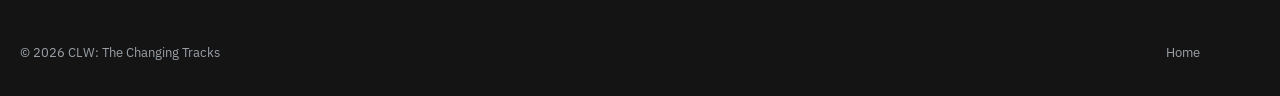
<file: stories/workers-concerns.html>
<!DOCTYPE html>
<html lang="en">
<head>
  <meta charset="UTF-8" />
  <meta name="viewport" content="width=device-width, initial-scale=1" />
  <title>Workers' Concerns and the Future of Employment | CLW: The Changing Tracks</title>
  <meta name="description" content="Employment security, skills and dignity of labour amid reported production changes at Chittaranjan Locomotive Works." />
  <link rel="preconnect" href="https://fonts.googleapis.com" />
  <link rel="preconnect" href="https://fonts.gstatic.com" crossorigin />
  <link href="https://fonts.googleapis.com/css2?family=IBM+Plex+Sans:wght@400;500;600&family=Oswald:wght@500;600&family=Source+Serif+4:ital,opsz,wght@0,8..60,400;0,8..60,600;1,8..60,400&display=swap" rel="stylesheet" />
  <link rel="stylesheet" href="../assets/css/style.css" />
</head>
<body>
  <a class="skip-link" href="#main">Skip to content</a>
  <header class="site-header">
    <div class="header-inner">
      <a class="brand" href="../index.html"><span class="brand-kicker">Multimedia Journalism Project</span><span class="brand-title">CLW: <span>The Changing Tracks</span></span></a>
      <button class="nav-toggle" type="button" aria-label="Open menu" aria-expanded="false" aria-controls="site-nav"><span></span><span></span><span></span></button>
      <nav class="site-nav" id="site-nav" aria-label="Primary">
        <ul>
          <li><a href="../index.html">Home</a></li>
          <li><a href="../the-story.html">The Story</a></li>
          <li><a href="../history.html">History of CLW</a></li>
          <li><a href="../changing-tracks.html">The Changing Tracks</a></li>
          <li><a href="../voices.html">Voices from CLW</a></li>
          <li><a href="../multimedia.html">Multimedia</a></li>
          <li><a href="../photo-story.html">Photo Story</a></li>
          <li><a href="../data-story.html">Data Story</a></li>
          <li><a href="../about.html">About the Project</a></li>
        </ul>
      </nav>
    </div>
  </header>
  <main id="main">
    <section class="page-hero">
      <div class="hero-media" aria-hidden="true"><div class="placeholder-photo hero-ph">Workers on shift</div></div>
      <div class="hero-overlay"></div>
      <div class="hero-content">
        <p class="breadcrumb"><a href="../index.html">Home</a> / Featured / Workers' Concerns</p>
        <h1>Workers' Concerns and the Future of Employment</h1>
      </div>
    </section>
    <section class="section">
      <article class="article prose reveal">
        <p class="section-kicker">Featured story · Labour</p>
        <hr class="divider" />
        <p class="lead">Behind every locomotive leaving Chittaranjan is a workforce whose lives are structured by roster, grade, housing and the promise that public railway employment still means something durable.</p>
        <h2>Security</h2>
        <p>Interviewees express anxiety about long-term employment, contractualisation and whether younger workers will inherit the same stability. These concerns should be paired with official workforce figures when available — see the <a href="../data-story.html">Data Story</a>.</p>
        <h2>Skills</h2>
        <p>If production becomes more assembly-oriented, workers fear skill atrophy: fewer opportunities to practise complex fabrication and diagnostics. Skills are not only personal assets; they are public industrial capability.</p>
        <h2>Township life</h2>
        <p>CLW is a works and a community. Changes in employment reverberate through schools, markets and local identity. Photo documentation of surroundings in the <a href="../photo-story.html">Photo Story</a> supports this social context.</p>
        <blockquote>“[Insert worker quotation on employment future.]”<cite>Shop-floor interview — Voices archive</cite></blockquote>
        <p><a class="btn" href="../voices.html">Open Voices from CLW</a></p>
      </article>
    </section>
  </main>
  <footer class="site-footer">
    <div class="footer-bottom" style="border:none;margin:0;max-width:1180px;"><span>© 2026 CLW: The Changing Tracks</span><span><a href="../index.html">Home</a></span></div>
  </footer>
  <script src="../assets/js/main.js"></script>
</body>
</html>
</file>
<file: assets/css/style.css>
/* =========================================================
   CLW: THE CHANGING TRACKS
   Editorial multimedia journalism stylesheet
   ========================================================= */

:root {
  --charcoal: #141414;
  --charcoal-soft: #1e1e1e;
  --steel: #2a2e32;
  --industrial: #5c636a;
  --mist: #9aa1a8;
  --off-white: #f3f1ee;
  --paper: #faf9f7;
  --rail-red: #a83a3a;
  --rail-red-deep: #7e2a2a;
  --border: rgba(20, 20, 20, 0.12);
  --border-light: rgba(255, 255, 255, 0.14);
  --shadow: 0 18px 50px rgba(0, 0, 0, 0.18);
  --max: 1180px;
  --nav-h: 72px;
  --font-display: "Oswald", "Arial Narrow", sans-serif;
  --font-serif: "Source Serif 4", Georgia, serif;
  --font-sans: "IBM Plex Sans", "Segoe UI", sans-serif;
  --ease: cubic-bezier(0.22, 1, 0.36, 1);
}

*,
*::before,
*::after {
  box-sizing: border-box;
}

html {
  scroll-behavior: smooth;
}

body {
  margin: 0;
  color: var(--charcoal);
  background: var(--paper);
  font-family: var(--font-serif);
  font-size: 1.0625rem;
  line-height: 1.7;
  -webkit-font-smoothing: antialiased;
}

img {
  max-width: 100%;
  display: block;
  height: auto;
}

a {
  color: inherit;
  text-decoration: none;
}

button,
.btn {
  font-family: var(--font-sans);
}

.sr-only {
  position: absolute;
  width: 1px;
  height: 1px;
  padding: 0;
  margin: -1px;
  overflow: hidden;
  clip: rect(0, 0, 0, 0);
  border: 0;
}

/* ---------- Skip link ---------- */
.skip-link {
  position: absolute;
  left: 1rem;
  top: -100px;
  background: var(--rail-red);
  color: white;
  padding: 0.6rem 1rem;
  z-index: 1000;
  font-family: var(--font-sans);
}

.skip-link:focus {
  top: 1rem;
}

/* ---------- Header ---------- */
.site-header {
  position: sticky;
  top: 0;
  z-index: 100;
  background: rgba(20, 20, 20, 0.94);
  backdrop-filter: blur(10px);
  border-bottom: 1px solid var(--border-light);
  transition: background 0.3s var(--ease);
}

.site-header.is-scrolled {
  background: rgba(20, 20, 20, 0.98);
}

.header-inner {
  max-width: var(--max);
  margin: 0 auto;
  padding: 0 1.25rem;
  min-height: var(--nav-h);
  display: flex;
  align-items: center;
  justify-content: space-between;
  gap: 1rem;
}

.brand {
  display: flex;
  flex-direction: column;
  gap: 0.1rem;
  color: var(--off-white);
  min-width: 0;
}

.brand-kicker {
  font-family: var(--font-sans);
  font-size: 0.65rem;
  letter-spacing: 0.22em;
  text-transform: uppercase;
  color: var(--mist);
}

.brand-title {
  font-family: var(--font-display);
  font-weight: 600;
  font-size: clamp(1rem, 2.2vw, 1.35rem);
  letter-spacing: 0.08em;
  line-height: 1.1;
  text-transform: uppercase;
}

.brand-title span {
  color: var(--rail-red);
}

.nav-toggle {
  display: none;
  background: transparent;
  border: 1px solid var(--border-light);
  color: var(--off-white);
  width: 44px;
  height: 44px;
  cursor: pointer;
  align-items: center;
  justify-content: center;
  flex-direction: column;
  gap: 5px;
}

.nav-toggle span {
  display: block;
  width: 18px;
  height: 2px;
  background: currentColor;
  transition: 0.25s var(--ease);
}

.site-nav ul {
  list-style: none;
  margin: 0;
  padding: 0;
  display: flex;
  flex-wrap: wrap;
  gap: 0.15rem 1rem;
  align-items: center;
}

.site-nav a {
  font-family: var(--font-sans);
  font-size: 0.78rem;
  letter-spacing: 0.06em;
  text-transform: uppercase;
  color: rgba(243, 241, 238, 0.78);
  transition: color 0.2s ease;
  white-space: nowrap;
}

.site-nav a:hover,
.site-nav a[aria-current="page"] {
  color: #fff;
}

.site-nav a[aria-current="page"] {
  box-shadow: inset 0 -2px 0 var(--rail-red);
}

/* ---------- Hero ---------- */
.hero {
  position: relative;
  min-height: min(92vh, 860px);
  display: grid;
  align-items: end;
  color: var(--off-white);
  overflow: hidden;
  background: var(--charcoal);
}

.hero-media {
  position: absolute;
  inset: 0;
}

.hero-media img,
.hero-media .placeholder-photo {
  width: 100%;
  height: 100%;
  object-fit: cover;
}

.hero-overlay {
  position: absolute;
  inset: 0;
  background:
    linear-gradient(180deg, rgba(20, 20, 20, 0.35) 0%, rgba(20, 20, 20, 0.55) 40%, rgba(20, 20, 20, 0.92) 100%),
    linear-gradient(90deg, rgba(20, 20, 20, 0.55) 0%, transparent 55%);
}

.hero-content {
  position: relative;
  z-index: 2;
  max-width: var(--max);
  width: 100%;
  margin: 0 auto;
  padding: 4rem 1.25rem 4.5rem;
}

.hero-label {
  font-family: var(--font-sans);
  font-size: 0.75rem;
  letter-spacing: 0.28em;
  text-transform: uppercase;
  color: var(--mist);
  margin-bottom: 1rem;
}

.hero h1 {
  margin: 0 0 1rem;
  font-family: var(--font-display);
  font-weight: 600;
  font-size: clamp(2.6rem, 8vw, 5.4rem);
  line-height: 0.95;
  letter-spacing: 0.03em;
  text-transform: uppercase;
  max-width: 14ch;
}

.hero-sub {
  max-width: 42rem;
  font-size: clamp(1.05rem, 2vw, 1.25rem);
  line-height: 1.55;
  color: rgba(243, 241, 238, 0.88);
  margin: 0 0 2rem;
}

.btn {
  display: inline-flex;
  align-items: center;
  gap: 0.65rem;
  padding: 0.95rem 1.45rem;
  background: var(--rail-red);
  color: #fff;
  font-size: 0.82rem;
  font-weight: 600;
  letter-spacing: 0.12em;
  text-transform: uppercase;
  border: none;
  cursor: pointer;
  transition: background 0.25s ease, transform 0.25s var(--ease);
}

.btn:hover {
  background: var(--rail-red-deep);
  transform: translateY(-1px);
}

.btn-ghost {
  background: transparent;
  border: 1px solid rgba(255, 255, 255, 0.35);
}

.btn-ghost:hover {
  background: rgba(255, 255, 255, 0.08);
}

.btn-outline {
  background: transparent;
  color: var(--charcoal);
  border: 1px solid var(--charcoal);
}

.btn-outline:hover {
  background: var(--charcoal);
  color: var(--off-white);
}

/* ---------- Layout helpers ---------- */
.section {
  padding: 5rem 1.25rem;
}

.section-tight {
  padding: 3.5rem 1.25rem;
}

.container {
  max-width: var(--max);
  margin: 0 auto;
}

.section-kicker {
  font-family: var(--font-sans);
  font-size: 0.72rem;
  letter-spacing: 0.24em;
  text-transform: uppercase;
  color: var(--rail-red);
  margin: 0 0 0.75rem;
}

.section-title {
  font-family: var(--font-display);
  font-size: clamp(2rem, 4.5vw, 3.2rem);
  letter-spacing: 0.04em;
  text-transform: uppercase;
  line-height: 1.05;
  margin: 0 0 1.25rem;
}

.lead {
  font-size: 1.2rem;
  line-height: 1.65;
  color: var(--steel);
  max-width: 46rem;
}

.divider {
  width: 64px;
  height: 3px;
  background: var(--rail-red);
  margin: 1.25rem 0 1.75rem;
  border: none;
}

.muted {
  color: var(--industrial);
}

.note-box {
  background: #efece8;
  border-left: 3px solid var(--rail-red);
  padding: 1rem 1.15rem;
  font-family: var(--font-sans);
  font-size: 0.92rem;
  color: var(--steel);
  margin: 1.5rem 0;
}

.note-box strong {
  color: var(--charcoal);
}

/* ---------- Intro ---------- */
.intro-grid {
  display: grid;
  grid-template-columns: 1.2fr 0.8fr;
  gap: 3rem;
  align-items: start;
}

.intro-aside {
  background: var(--charcoal);
  color: var(--off-white);
  padding: 1.75rem;
}

.intro-aside h3 {
  font-family: var(--font-display);
  letter-spacing: 0.08em;
  text-transform: uppercase;
  font-size: 1.1rem;
  margin: 0 0 1rem;
}

.intro-aside ul {
  margin: 0;
  padding: 0;
  list-style: none;
}

.intro-aside li {
  padding: 0.75rem 0;
  border-bottom: 1px solid var(--border-light);
  font-family: var(--font-sans);
  font-size: 0.92rem;
  line-height: 1.45;
}

.intro-aside li:last-child {
  border-bottom: none;
}

/* ---------- Featured stories ---------- */
.featured {
  background: var(--off-white);
}

.story-grid {
  display: grid;
  grid-template-columns: repeat(12, 1fr);
  gap: 1.25rem;
}

.story-card {
  grid-column: span 4;
  display: flex;
  flex-direction: column;
  background: var(--paper);
  border: 1px solid var(--border);
  transition: transform 0.3s var(--ease), box-shadow 0.3s var(--ease);
  overflow: hidden;
  min-height: 100%;
}

.story-card:hover {
  transform: translateY(-4px);
  box-shadow: var(--shadow);
}

.story-card.featured-wide {
  grid-column: span 6;
}

.story-card-media {
  position: relative;
  aspect-ratio: 16 / 10;
  overflow: hidden;
  background: var(--steel);
}

.story-card-media img,
.story-card-media .placeholder-photo {
  width: 100%;
  height: 100%;
  object-fit: cover;
  transition: transform 0.6s var(--ease);
}

.story-card:hover .story-card-media img,
.story-card:hover .story-card-media .placeholder-photo {
  transform: scale(1.04);
}

.story-card-body {
  padding: 1.25rem 1.3rem 1.5rem;
  display: flex;
  flex-direction: column;
  gap: 0.65rem;
  flex: 1;
}

.story-meta {
  font-family: var(--font-sans);
  font-size: 0.7rem;
  letter-spacing: 0.14em;
  text-transform: uppercase;
  color: var(--rail-red);
}

.story-card h3 {
  margin: 0;
  font-family: var(--font-display);
  font-size: 1.35rem;
  letter-spacing: 0.03em;
  text-transform: uppercase;
  line-height: 1.15;
}

.story-card p {
  margin: 0;
  color: var(--industrial);
  font-size: 0.98rem;
  flex: 1;
}

.story-link {
  font-family: var(--font-sans);
  font-size: 0.75rem;
  letter-spacing: 0.12em;
  text-transform: uppercase;
  color: var(--charcoal);
  margin-top: 0.5rem;
}

.story-link::after {
  content: " →";
}

/* ---------- Page hero (inner) ---------- */
.page-hero {
  position: relative;
  min-height: 48vh;
  display: grid;
  align-items: end;
  color: var(--off-white);
  background: var(--charcoal);
  overflow: hidden;
}

.page-hero .hero-content {
  padding-top: 5rem;
  padding-bottom: 3rem;
}

.page-hero h1 {
  margin: 0;
  font-family: var(--font-display);
  font-size: clamp(2.2rem, 6vw, 4rem);
  letter-spacing: 0.04em;
  text-transform: uppercase;
  line-height: 1;
  max-width: 16ch;
}

.breadcrumb {
  font-family: var(--font-sans);
  font-size: 0.75rem;
  letter-spacing: 0.08em;
  text-transform: uppercase;
  color: var(--mist);
  margin-bottom: 0.85rem;
}

.breadcrumb a:hover {
  color: #fff;
}

/* ---------- Article / prose ---------- */
.article {
  max-width: 760px;
  margin: 0 auto;
}

.article-wide {
  max-width: 960px;
  margin: 0 auto;
}

.prose h2 {
  font-family: var(--font-display);
  font-size: clamp(1.5rem, 3vw, 2rem);
  letter-spacing: 0.04em;
  text-transform: uppercase;
  margin: 2.5rem 0 1rem;
  line-height: 1.15;
}

.prose h3 {
  font-family: var(--font-sans);
  font-size: 1.05rem;
  letter-spacing: 0.04em;
  margin: 2rem 0 0.75rem;
}

.prose p {
  margin: 0 0 1.2rem;
}

.prose blockquote {
  margin: 2rem 0;
  padding: 0 0 0 1.25rem;
  border-left: 3px solid var(--rail-red);
  font-size: 1.25rem;
  line-height: 1.5;
  color: var(--steel);
  font-style: italic;
}

.prose blockquote cite {
  display: block;
  margin-top: 0.75rem;
  font-family: var(--font-sans);
  font-size: 0.8rem;
  font-style: normal;
  letter-spacing: 0.08em;
  text-transform: uppercase;
  color: var(--industrial);
}

.figure {
  margin: 2rem 0;
}

.figure figcaption {
  margin-top: 0.65rem;
  font-family: var(--font-sans);
  font-size: 0.82rem;
  color: var(--industrial);
  line-height: 1.45;
}

.placeholder-photo {
  background:
    linear-gradient(135deg, rgba(168, 58, 58, 0.18), transparent 40%),
    linear-gradient(180deg, #3a4046 0%, #1f2428 100%);
  color: rgba(255, 255, 255, 0.72);
  display: grid;
  place-items: center;
  text-align: center;
  padding: 1.5rem;
  font-family: var(--font-sans);
  font-size: 0.85rem;
  letter-spacing: 0.06em;
  min-height: 220px;
}

.placeholder-photo.tall {
  min-height: 360px;
}

.placeholder-photo.hero-ph {
  min-height: 100%;
}

.placeholder-photo small {
  display: block;
  margin-top: 0.5rem;
  opacity: 0.7;
  letter-spacing: 0.04em;
}

/* ---------- Timeline ---------- */
.timeline {
  position: relative;
  margin: 2.5rem 0;
  padding-left: 1.5rem;
  border-left: 2px solid rgba(20, 20, 20, 0.15);
}

.timeline-item {
  position: relative;
  padding: 0 0 2rem 1.25rem;
}

.timeline-item::before {
  content: "";
  position: absolute;
  left: -1.7rem;
  top: 0.35rem;
  width: 10px;
  height: 10px;
  border-radius: 50%;
  background: var(--rail-red);
  box-shadow: 0 0 0 4px rgba(168, 58, 58, 0.18);
}

.timeline-year {
  font-family: var(--font-display);
  letter-spacing: 0.08em;
  text-transform: uppercase;
  color: var(--rail-red);
  margin-bottom: 0.35rem;
}

.timeline-item p {
  margin: 0;
  color: var(--steel);
}

/* ---------- Voices / interviews ---------- */
.voice-grid {
  display: grid;
  gap: 1.5rem;
}

.voice-card {
  display: grid;
  grid-template-columns: 180px 1fr;
  gap: 1.5rem;
  padding: 1.5rem;
  background: var(--paper);
  border: 1px solid var(--border);
}

.voice-photo {
  aspect-ratio: 3 / 4;
  background: var(--steel);
  overflow: hidden;
}

.voice-photo .placeholder-photo,
.voice-photo img {
  width: 100%;
  height: 100%;
  min-height: 0;
  object-fit: cover;
}

.voice-role {
  font-family: var(--font-sans);
  font-size: 0.72rem;
  letter-spacing: 0.14em;
  text-transform: uppercase;
  color: var(--rail-red);
  margin-bottom: 0.35rem;
}

.voice-card h3 {
  margin: 0 0 0.75rem;
  font-family: var(--font-display);
  letter-spacing: 0.04em;
  text-transform: uppercase;
  font-size: 1.4rem;
}

.voice-intro {
  color: var(--industrial);
  margin: 0 0 1rem;
}

.quote-pull {
  margin: 0 0 1.25rem;
  padding: 1rem 0 1rem 1rem;
  border-left: 3px solid var(--rail-red);
  font-size: 1.1rem;
  font-style: italic;
  color: var(--steel);
}

.tag {
  display: inline-block;
  font-family: var(--font-sans);
  font-size: 0.68rem;
  letter-spacing: 0.1em;
  text-transform: uppercase;
  padding: 0.3rem 0.55rem;
  border: 1px solid var(--border);
  margin-right: 0.4rem;
  margin-bottom: 0.4rem;
}

.tag-worker {
  border-color: rgba(168, 58, 58, 0.4);
  color: var(--rail-red);
}

.tag-official {
  border-color: rgba(42, 46, 50, 0.35);
  color: var(--steel);
}

.audio-player,
.video-frame {
  margin: 1rem 0;
  background: var(--charcoal-soft);
  color: var(--off-white);
  padding: 1rem;
}

.audio-player audio,
.audio-player video.audio-only,
.video-frame video {
  width: 100%;
  margin-top: 0.75rem;
  display: block;
}

.audio-player video.audio-only {
  height: 48px;
  background: transparent;
}

.player-label {
  font-family: var(--font-sans);
  font-size: 0.75rem;
  letter-spacing: 0.12em;
  text-transform: uppercase;
  color: var(--mist);
}

.transcript {
  margin-top: 1rem;
  border-top: 1px solid var(--border);
  padding-top: 1rem;
}

.transcript summary {
  font-family: var(--font-sans);
  font-size: 0.8rem;
  letter-spacing: 0.1em;
  text-transform: uppercase;
  cursor: pointer;
  list-style: none;
}

.transcript summary::-webkit-details-marker {
  display: none;
}

.transcript[open] summary {
  margin-bottom: 0.85rem;
  color: var(--rail-red);
}

.transcript-body {
  font-size: 0.98rem;
  color: var(--steel);
}

.contrast-panel {
  display: grid;
  grid-template-columns: 1fr 1fr;
  gap: 1.25rem;
  margin: 2.5rem 0;
}

.contrast-box {
  padding: 1.5rem;
  border: 1px solid var(--border);
}

.contrast-box.workers {
  background: #f7efef;
}

.contrast-box.officials {
  background: #eef1f3;
}

.contrast-box h3 {
  font-family: var(--font-display);
  letter-spacing: 0.06em;
  text-transform: uppercase;
  margin: 0 0 1rem;
  font-size: 1.15rem;
}

/* ---------- Multimedia ---------- */
.media-block {
  margin-bottom: 3.5rem;
  padding-bottom: 3rem;
  border-bottom: 1px solid var(--border);
}

.media-block:last-child {
  border-bottom: none;
  margin-bottom: 0;
  padding-bottom: 0;
}

.video-shell {
  position: relative;
  background: #000;
  aspect-ratio: 16 / 9;
  display: grid;
  place-items: center;
  overflow: hidden;
}

.video-shell video {
  width: 100%;
  height: 100%;
  object-fit: cover;
}

.video-shell.has-video video {
  object-fit: contain;
  background: #000;
}

.voice-video {
  margin: 1rem 0 0.35rem;
  aspect-ratio: 16 / 9;
}

.video-placeholder {
  text-align: center;
  color: rgba(255, 255, 255, 0.8);
  font-family: var(--font-sans);
  padding: 2rem;
}

.audio-list {
  display: grid;
  gap: 1rem;
}

/* ---------- Photo story ---------- */
.photo-essay {
  display: grid;
  gap: 2.5rem;
}

.photo-essay-item.full {
  grid-column: 1 / -1;
}

.photo-frame {
  overflow: hidden;
  background: var(--charcoal);
}

.photo-frame img {
  width: 100%;
  height: 100%;
  display: block;
  object-fit: cover;
}

.photo-frame.landscape {
  aspect-ratio: 16 / 9;
}

.photo-frame.tall {
  aspect-ratio: 4 / 5;
  min-height: 320px;
}

.photo-mosaic {
  display: grid;
  grid-template-columns: 1fr 1fr;
  gap: 1.25rem;
  align-items: start;
}

.photo-mosaic .stack {
  display: grid;
  gap: 1.25rem;
}

.photo-mosaic figure {
  margin: 0;
}

.photo-caption {
  margin-top: 0.7rem;
  font-family: var(--font-sans);
  font-size: 0.85rem;
  color: var(--industrial);
  max-width: 48rem;
  line-height: 1.5;
}

.photo-preview-strip {
  display: grid;
  grid-template-columns: repeat(4, 1fr);
  gap: 0.75rem;
  margin: 1.5rem 0 1.25rem;
}

.photo-preview-strip a {
  display: block;
  overflow: hidden;
  aspect-ratio: 4 / 3;
  background: var(--steel);
}

.photo-preview-strip img {
  width: 100%;
  height: 100%;
  object-fit: cover;
  transition: transform 0.5s var(--ease);
}

.photo-preview-strip a:hover img {
  transform: scale(1.04);
}

/* ---------- Data story ---------- */
.data-grid {
  display: grid;
  grid-template-columns: repeat(2, 1fr);
  gap: 1.25rem;
}

.chart-card {
  background: var(--paper);
  border: 1px solid var(--border);
  padding: 1.25rem;
}

.chart-card h3 {
  margin: 0 0 0.35rem;
  font-family: var(--font-display);
  letter-spacing: 0.05em;
  text-transform: uppercase;
  font-size: 1.15rem;
}

.chart-card .chart-note {
  font-family: var(--font-sans);
  font-size: 0.78rem;
  color: var(--industrial);
  margin-bottom: 1rem;
}

.chart-canvas {
  width: 100%;
  height: 260px;
  background:
    repeating-linear-gradient(
      to top,
      transparent,
      transparent 39px,
      rgba(20, 20, 20, 0.06) 40px
    );
  position: relative;
  display: flex;
  align-items: flex-end;
  gap: 0.65rem;
  padding: 1rem 0.5rem 0;
}

.bar {
  flex: 1;
  background: linear-gradient(180deg, var(--rail-red), #5c2323);
  min-height: 8%;
  position: relative;
  opacity: 0.9;
}

.bar span {
  position: absolute;
  bottom: -1.4rem;
  left: 50%;
  transform: translateX(-50%);
  font-family: var(--font-sans);
  font-size: 0.65rem;
  color: var(--industrial);
  white-space: nowrap;
}

.stat-row {
  display: grid;
  grid-template-columns: repeat(3, 1fr);
  gap: 1rem;
  margin: 2rem 0;
}

.stat {
  padding: 1.25rem;
  background: var(--charcoal);
  color: var(--off-white);
}

.stat .num {
  font-family: var(--font-display);
  font-size: 2rem;
  letter-spacing: 0.04em;
  color: #fff;
}

.stat .label {
  font-family: var(--font-sans);
  font-size: 0.78rem;
  letter-spacing: 0.08em;
  text-transform: uppercase;
  color: var(--mist);
  margin-top: 0.35rem;
}

.placeholder-badge {
  display: inline-block;
  margin-top: 0.75rem;
  font-family: var(--font-sans);
  font-size: 0.68rem;
  letter-spacing: 0.1em;
  text-transform: uppercase;
  color: var(--rail-red);
}

/* ---------- Journey / narrative strip ---------- */
.journey {
  background: var(--charcoal);
  color: var(--off-white);
}

.journey-steps {
  display: grid;
  grid-template-columns: repeat(6, 1fr);
  gap: 0.75rem;
  margin-top: 2rem;
}

.journey-step {
  padding: 1rem 0.85rem;
  border-top: 2px solid rgba(255, 255, 255, 0.15);
  transition: border-color 0.25s ease;
}

.journey-step:hover {
  border-color: var(--rail-red);
}

.journey-step .n {
  font-family: var(--font-display);
  color: var(--rail-red);
  letter-spacing: 0.08em;
  margin-bottom: 0.4rem;
}

.journey-step h3 {
  margin: 0;
  font-family: var(--font-sans);
  font-size: 0.85rem;
  font-weight: 500;
  line-height: 1.35;
}

/* ---------- About ---------- */
.method-grid {
  display: grid;
  grid-template-columns: repeat(2, 1fr);
  gap: 1.25rem;
  margin-top: 2rem;
}

.method-card {
  padding: 1.5rem;
  background: var(--off-white);
  border-top: 3px solid var(--rail-red);
}

.method-card h3 {
  margin: 0 0 0.75rem;
  font-family: var(--font-display);
  letter-spacing: 0.05em;
  text-transform: uppercase;
  font-size: 1.15rem;
}

.method-card p {
  margin: 0;
  color: var(--steel);
}

/* ---------- Footer ---------- */
.site-footer {
  background: var(--charcoal);
  color: rgba(243, 241, 238, 0.8);
  padding: 3.5rem 1.25rem 2rem;
  font-family: var(--font-sans);
}

.footer-grid {
  max-width: var(--max);
  margin: 0 auto;
  display: grid;
  grid-template-columns: 1.4fr 1fr 1fr;
  gap: 2rem;
}

.footer-brand {
  font-family: var(--font-display);
  color: #fff;
  letter-spacing: 0.08em;
  text-transform: uppercase;
  font-size: 1.2rem;
  margin-bottom: 0.75rem;
}

.footer-grid h4 {
  margin: 0 0 1rem;
  font-size: 0.75rem;
  letter-spacing: 0.16em;
  text-transform: uppercase;
  color: var(--mist);
}

.footer-grid ul {
  list-style: none;
  margin: 0;
  padding: 0;
}

.footer-grid li {
  margin-bottom: 0.55rem;
}

.footer-grid a:hover {
  color: #fff;
}

.footer-bottom {
  max-width: var(--max);
  margin: 2.5rem auto 0;
  padding-top: 1.25rem;
  border-top: 1px solid var(--border-light);
  font-size: 0.8rem;
  color: var(--mist);
  display: flex;
  justify-content: space-between;
  gap: 1rem;
  flex-wrap: wrap;
}

/* ---------- Reveal animations ---------- */
.reveal {
  opacity: 0;
  transform: translateY(24px);
  transition: opacity 0.7s var(--ease), transform 0.7s var(--ease);
}

.reveal.is-visible {
  opacity: 1;
  transform: none;
}

.reveal-delay-1 { transition-delay: 0.1s; }
.reveal-delay-2 { transition-delay: 0.2s; }
.reveal-delay-3 { transition-delay: 0.3s; }

/* ---------- Responsive ---------- */
@media (max-width: 980px) {
  .intro-grid,
  .contrast-panel,
  .photo-mosaic,
  .data-grid,
  .method-grid,
  .footer-grid {
    grid-template-columns: 1fr;
  }

  .photo-preview-strip {
    grid-template-columns: repeat(2, 1fr);
  }

  .story-card,
  .story-card.featured-wide {
    grid-column: span 6;
  }

  .journey-steps {
    grid-template-columns: repeat(3, 1fr);
  }

  .voice-card {
    grid-template-columns: 140px 1fr;
  }

  .stat-row {
    grid-template-columns: 1fr;
  }
}

@media (max-width: 760px) {
  .nav-toggle {
    display: inline-flex;
  }

  .site-nav {
    position: fixed;
    inset: var(--nav-h) 0 auto 0;
    background: rgba(20, 20, 20, 0.98);
    padding: 1rem 1.25rem 1.5rem;
    transform: translateY(-120%);
    opacity: 0;
    pointer-events: none;
    transition: 0.3s var(--ease);
    border-bottom: 1px solid var(--border-light);
  }

  .site-nav.is-open {
    transform: none;
    opacity: 1;
    pointer-events: auto;
  }

  .site-nav ul {
    flex-direction: column;
    align-items: flex-start;
    gap: 0.85rem;
  }

  .site-nav a {
    font-size: 0.9rem;
  }

  .story-card,
  .story-card.featured-wide {
    grid-column: span 12;
  }

  .voice-card {
    grid-template-columns: 1fr;
  }

  .voice-photo {
    max-width: 200px;
  }

  .journey-steps {
    grid-template-columns: 1fr 1fr;
  }

  .hero {
    min-height: 78vh;
  }
}

@media (prefers-reduced-motion: reduce) {
  html {
    scroll-behavior: auto;
  }

  .reveal {
    opacity: 1;
    transform: none;
    transition: none;
  }

  .story-card:hover,
  .btn:hover {
    transform: none;
  }
}
</file>
